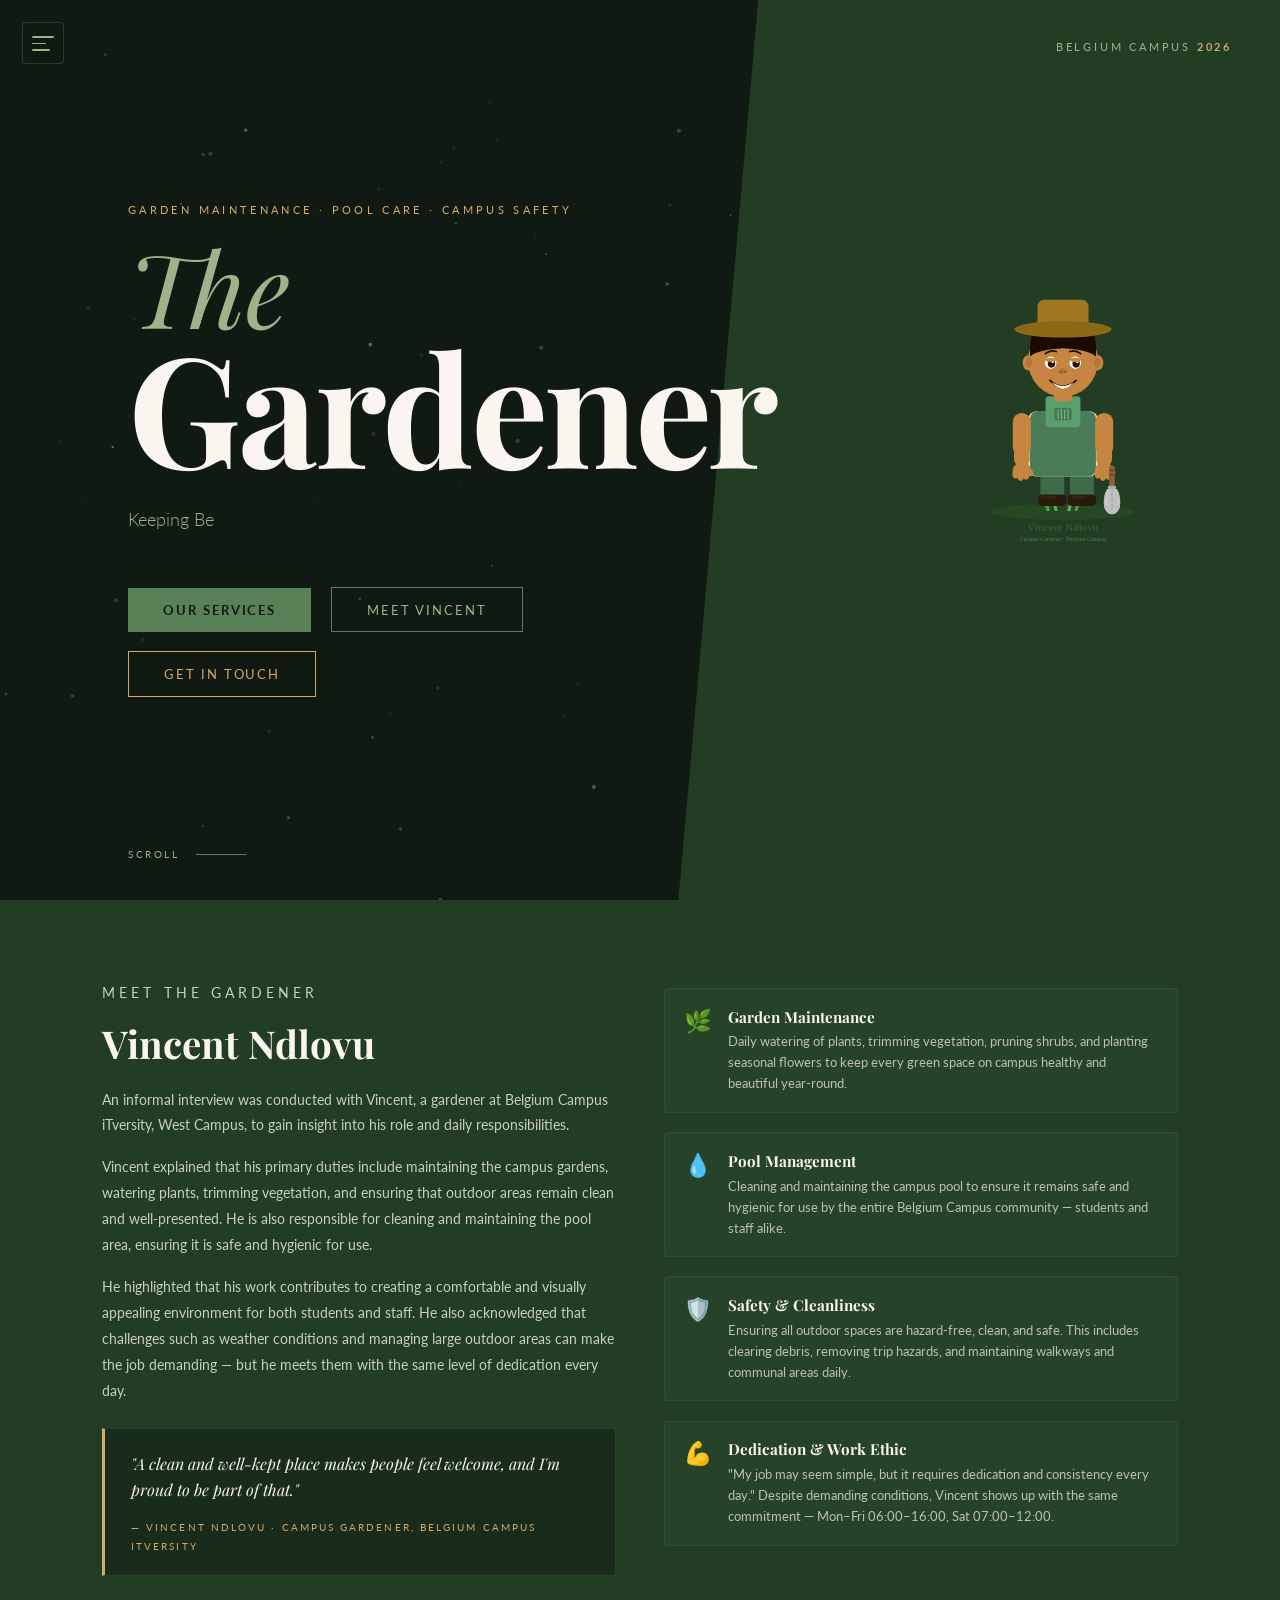
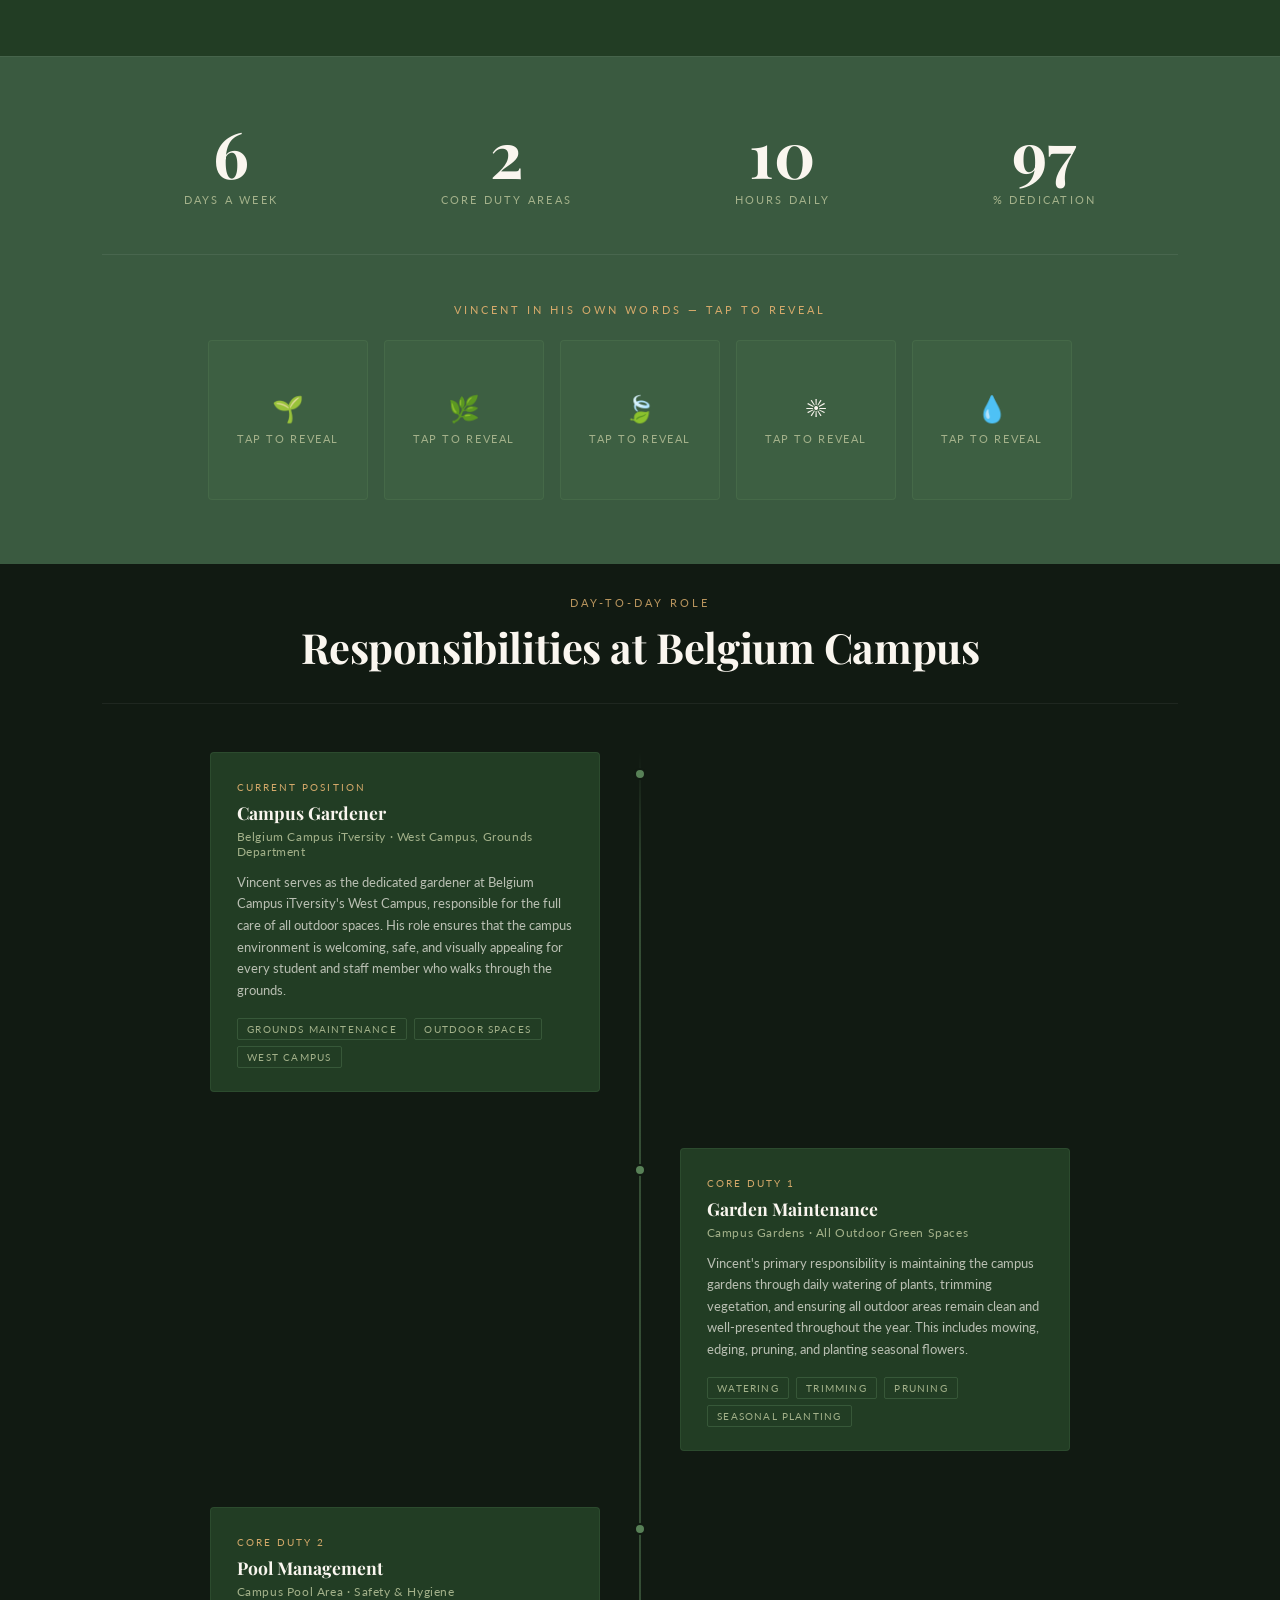
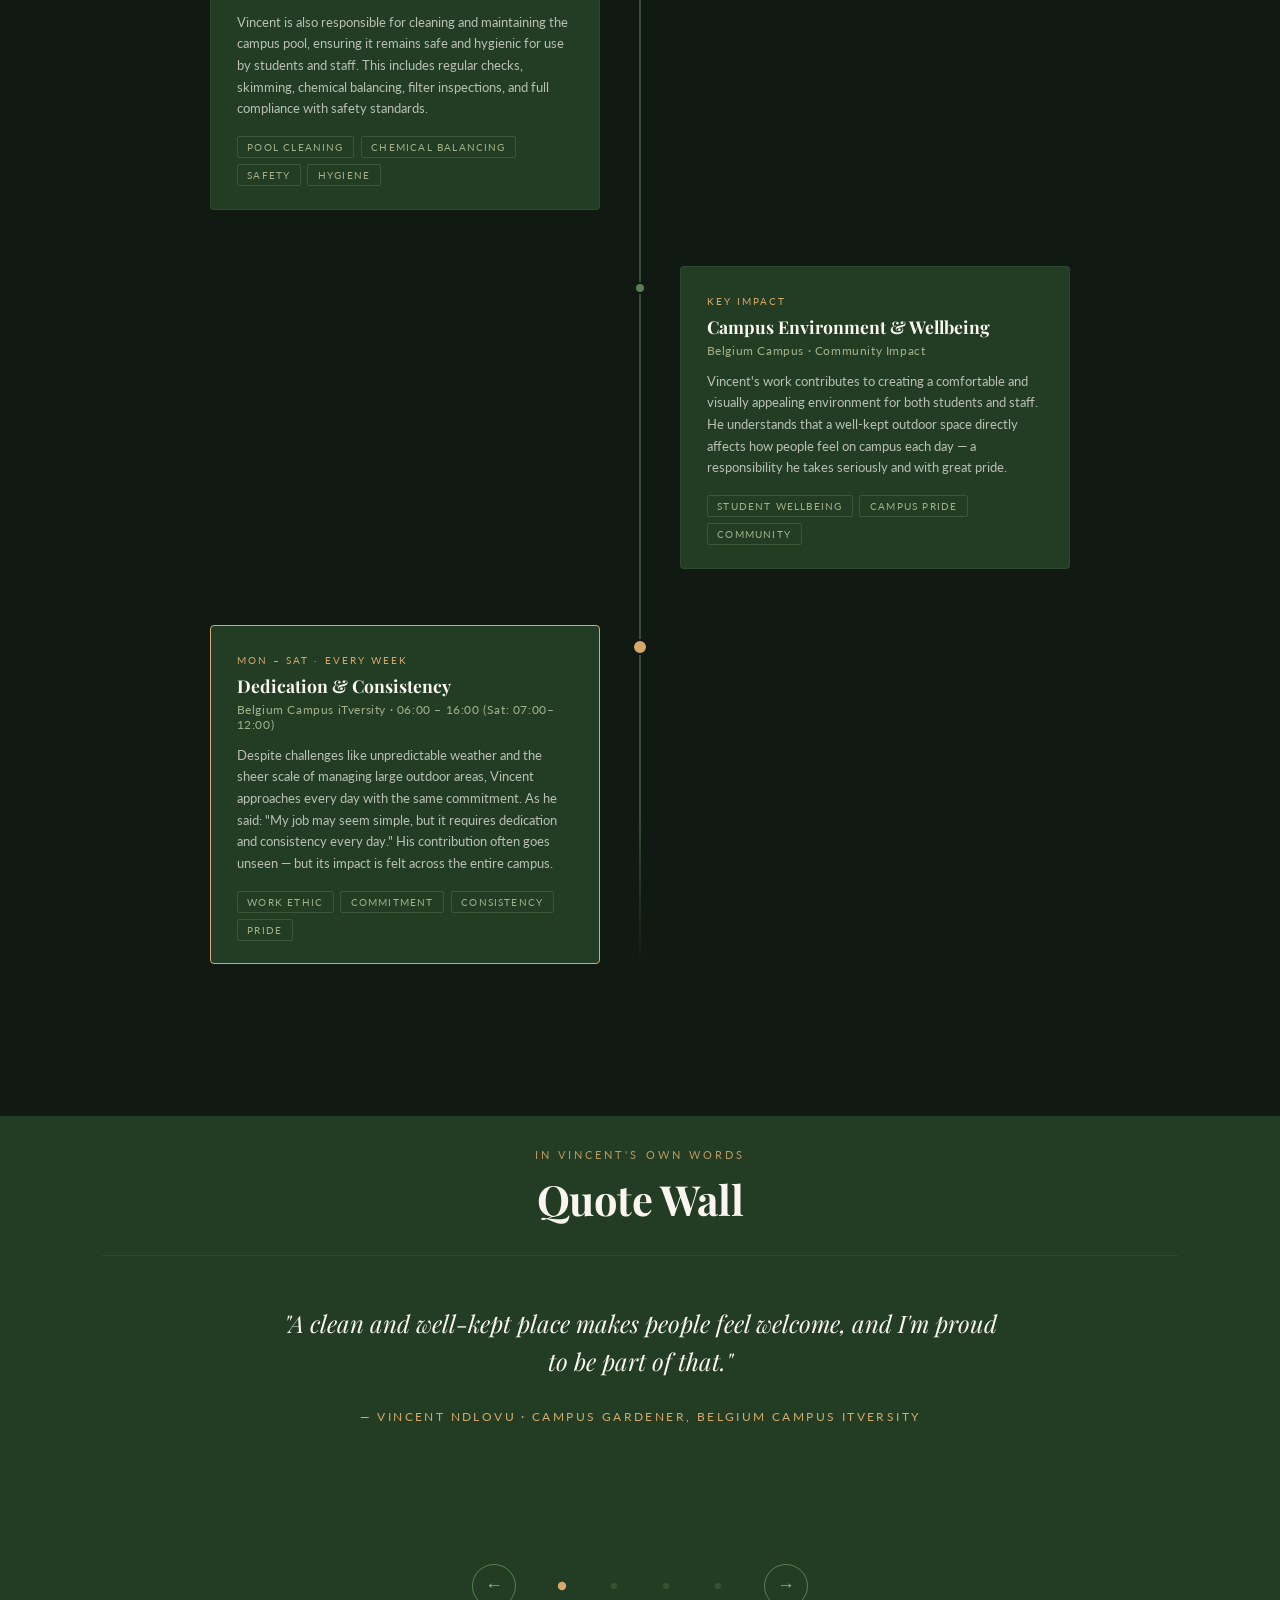
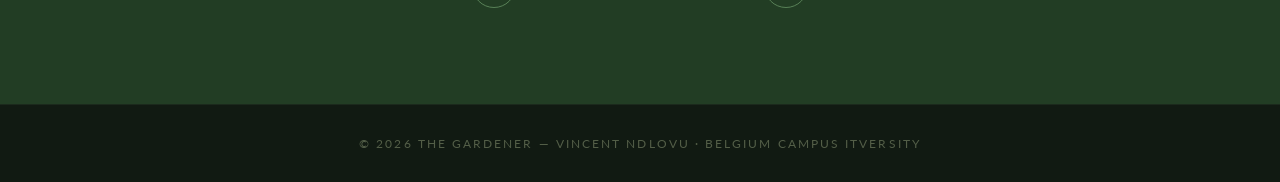
<file: index.html>
<!DOCTYPE html>
<html lang="en">
<head>
<meta charset="UTF-8" />
<meta name="viewport" content="width=device-width, initial-scale=1.0" />
<title>The Gardener — Vincent Ndlovu · Belgium Campus</title>
<link rel="preconnect" href="https://fonts.googleapis.com" />
<link rel="preconnect" href="https://fonts.gstatic.com" crossorigin />
<link href="https://fonts.googleapis.com/css2?family=Playfair+Display:ital,wght@0,400;0,700;1,400;1,600&family=Lato:wght@300;400;700&display=swap" rel="stylesheet" />
<style>
*,*::before,*::after{box-sizing:border-box;margin:0;padding:0}

:root{--moss:#3a5a40;--sage:#588157;--fern:#a3b18a;--cream:#faf6ef;--petal:#d4a96a;--dark:#1a2b1c;--dark2:#223d24;--dark3:#111a12;--font-display:'Playfair Display',serif;--font-body:'Lato',sans-serif;--ease-spring:cubic-bezier(.16,1,.3,1)}

html,body{height:100%}

body{font-family:var(--font-body);background:var(--dark3);color:var(--cream);overflow-x:hidden;overflow-y:auto}

/* ── CURSOR: desktop (hover-capable) devices only ── */
@media(hover:hover)and(pointer:fine){
  body{cursor:none}
  a,button,input,textarea,select,label,[role="button"]{cursor:none!important}
  #cursor{display:block}
  #cursor-dot{display:block}
}

a:focus-visible,button:focus-visible{outline:3px solid var(--petal)!important;outline-offset:3px;border-radius:2px}

.skip-link{position:absolute;top:-60px;left:1rem;background:var(--petal);color:var(--dark3);font-size:.78rem;font-weight:700;letter-spacing:.1em;text-transform:uppercase;text-decoration:none;padding:.6rem 1.2rem;border-radius:0 0 4px 4px;z-index:99999;transition:top .2s ease}

.skip-link:focus{top:0}

#cursor{position:fixed;width:36px;height:36px;border:1.5px solid var(--sage);border-radius:50%;pointer-events:none;z-index:9999;transform:translate(-50%,-50%);transition:width .3s var(--ease-spring),height .3s var(--ease-spring),border-color .3s ease,opacity .3s ease;mix-blend-mode:difference;display:none}

#cursor-dot{position:fixed;width:6px;height:6px;background:var(--petal);border-radius:50%;pointer-events:none;z-index:10000;transform:translate(-50%,-50%);display:none}

#bg-canvas{position:fixed;inset:0;z-index:0;pointer-events:none}

/* ── SIDEBAR ── */
.sidebar{position:fixed;left:0;top:0;height:100vh;width:210px;background:rgba(17,26,18,.96);backdrop-filter:blur(16px);border-right:1px solid rgba(88,129,87,.2);z-index:8000;display:flex;flex-direction:column;align-items:flex-start;padding:1.5rem 0;transform:translateX(-100%);transition:transform .45s var(--ease-spring)}

.sidebar.open{transform:translateX(0)}

.sidebar-overlay{position:fixed;inset:0;background:rgba(0,0,0,.45);z-index:7999;opacity:0;pointer-events:none;transition:opacity .4s ease}

.sidebar-overlay.visible{opacity:1;pointer-events:auto}

.sidebar-toggle{position:fixed;top:1.4rem;left:1.4rem;z-index:9000;background:rgba(17,26,18,.85);border:1px solid rgba(88,129,87,.35);border-radius:4px;padding:.5rem;width:42px;height:42px;display:flex;align-items:center;justify-content:center;transition:background .25s ease,border-color .25s ease,transform .25s var(--ease-spring)}

.sidebar-toggle:hover{background:rgba(88,129,87,.2);border-color:var(--sage);transform:scale(1.06)}

/* Ensure toggle is always tappable on mobile */
@media(max-width:640px){
  .sidebar-toggle{min-width:44px;min-height:44px}
}

.toggle-icon{display:flex;flex-direction:column;gap:5px;width:22px}

.toggle-icon span{display:block;height:1.5px;background:var(--fern);border-radius:2px;transition:transform .35s var(--ease-spring),opacity .25s ease,width .35s var(--ease-spring);transform-origin:left center}

.toggle-icon span:nth-child(2){width:14px}.toggle-icon span:nth-child(3){width:18px}

.sidebar-toggle.is-open .toggle-icon span:nth-child(1){transform:rotate(45deg) translateY(-1px);width:22px}
.sidebar-toggle.is-open .toggle-icon span:nth-child(2){opacity:0;transform:translateX(-6px)}
.sidebar-toggle.is-open .toggle-icon span:nth-child(3){transform:rotate(-45deg) translateY(1px);width:22px}

.sidebar-nav{list-style:none;width:100%;display:flex;flex-direction:column;gap:.3rem;flex:1;padding-top:4.5rem}

.sidebar-link{display:flex;align-items:center;gap:1rem;width:100%;padding:.75rem 1.5rem .75rem 1.4rem;text-decoration:none;color:var(--fern);font-size:.72rem;letter-spacing:.14em;text-transform:uppercase;border-left:2px solid transparent;transition:color .25s ease,border-color .25s ease,background .25s ease;
  /* Minimum touch target */
  min-height:44px}

.sidebar-link:hover{color:var(--cream);background:rgba(88,129,87,.1)}

.sidebar-link.active{color:var(--petal);border-left-color:var(--petal)}

.nav-icon{font-size:.65rem;color:inherit;flex-shrink:0;width:20px;text-align:center;transition:transform .3s var(--ease-spring)}

.sidebar-link:hover .nav-icon,.sidebar-link.active .nav-icon{transform:scale(1.3)}

.nav-label{opacity:0;transform:translateX(-10px);transition:opacity .3s ease .15s,transform .4s var(--ease-spring) .15s;pointer-events:none}

.sidebar.open .nav-label{opacity:1;transform:translateX(0);pointer-events:auto}

.sidebar-brand{font-family:var(--font-display);font-size:.75rem;font-weight:700;color:rgba(163,177,138,.5);letter-spacing:.12em;padding-left:1.1rem;opacity:0;transition:opacity .3s ease .2s}

.sidebar.open .sidebar-brand{opacity:1}

/* ── HERO ── */
.hero{position:relative;width:100vw;height:100vh;display:flex;align-items:center;overflow:hidden;z-index:1}

.stripe{position:absolute;right:-5%;top:0;width:52%;height:100%;background:var(--dark2);clip-path:polygon(12% 0,100% 0,100% 100%,0% 100%);z-index:0}

.season{position:absolute;top:2.5rem;right:3rem;font-family:var(--font-body);font-size:.7rem;letter-spacing:.25em;text-transform:uppercase;color:var(--fern);z-index:10}

.season span{color:var(--petal);font-weight:700}

.leaf-panel{position:absolute;right:6%;top:50%;transform:translateY(-50%);width:280px;height:420px;z-index:5;opacity:0;animation:fadeInPanel 1.2s var(--ease-spring) .6s forwards}

@keyframes fadeInPanel{to{opacity:1}}
@keyframes fadeIn{to{opacity:1}}
@keyframes slideUp{to{opacity:1;transform:translateY(0)}}

.hero-content{position:relative;z-index:10;padding-left:clamp(5rem,10vw,10rem);max-width:55%}

.eyebrow{font-size:.7rem;letter-spacing:.3em;text-transform:uppercase;color:var(--petal);margin-bottom:1.5rem;opacity:0;transform:translateY(12px);animation:slideUp .8s var(--ease-spring) .2s forwards}

.hero-title{font-family:var(--font-display);line-height:.92;margin-bottom:1.8rem}

.line-one{display:block;font-size:clamp(3.5rem,8vw,7rem);font-weight:400;font-style:italic;color:var(--fern);opacity:0;transform:translateY(20px);animation:slideUp .9s var(--ease-spring) .35s forwards}

.line-two{display:block;font-size:clamp(5rem,12vw,11rem);font-weight:700;color:var(--cream);letter-spacing:-.02em;opacity:0;transform:translateY(20px);animation:slideUp .9s var(--ease-spring) .5s forwards}

.hero-subtitle{font-size:clamp(.9rem,1.5vw,1.1rem);color:var(--fern);font-weight:300;line-height:1.7;min-height:2.4em;margin-bottom:2.5rem;opacity:0;animation:fadeIn .8s ease 1.4s forwards}

.hero-cta{display:flex;gap:1.2rem;align-items:center;opacity:0;transform:translateY(12px);animation:slideUp .8s var(--ease-spring) 1.6s forwards;flex-wrap:wrap}

.btn-primary{display:inline-block;padding:.85rem 2.2rem;background:var(--sage);color:var(--dark3);font-family:var(--font-body);font-size:.8rem;font-weight:700;letter-spacing:.15em;text-transform:uppercase;text-decoration:none;transition:background .3s ease,transform .3s var(--ease-spring);min-height:44px;display:inline-flex;align-items:center}

.btn-primary:hover{background:var(--petal);transform:translateY(-2px)}

.btn-ghost{display:inline-flex;align-items:center;padding:.85rem 2.2rem;border:1px solid var(--sage);color:var(--fern);font-family:var(--font-body);font-size:.8rem;font-weight:400;letter-spacing:.15em;text-transform:uppercase;text-decoration:none;transition:border-color .3s ease,color .3s ease,transform .3s var(--ease-spring);min-height:44px}

.btn-ghost:hover{border-color:var(--petal);color:var(--petal);transform:translateY(-2px)}

.btn-outline{display:inline-flex;align-items:center;padding:.85rem 2.2rem;border:1px solid var(--petal);color:var(--petal);font-family:var(--font-body);font-size:.8rem;font-weight:400;letter-spacing:.15em;text-transform:uppercase;text-decoration:none;transition:background .3s ease,color .3s ease,transform .3s var(--ease-spring);min-height:44px}

.btn-outline:hover{background:var(--petal);color:var(--dark3);transform:translateY(-2px)}

.scroll-cue{position:absolute;bottom:2.5rem;left:clamp(5rem,10vw,10rem);display:flex;align-items:center;gap:1rem;z-index:10;opacity:0;animation:fadeIn 1s ease 2.4s forwards}

.scroll-cue span{font-size:.65rem;letter-spacing:.25em;text-transform:uppercase;color:var(--fern)}

.scroll-line{width:50px;height:1px;background:var(--sage);position:relative;overflow:hidden}

.scroll-line::after{content:'';position:absolute;left:-100%;top:0;width:100%;height:100%;background:var(--petal);animation:scanLine 2s ease-in-out 2.6s infinite}

@keyframes scanLine{0%{left:-100%}50%{left:0}100%{left:100%}}

/* ── ABOUT ── */
.about-section{position:relative;z-index:1;background:var(--dark2);padding:5rem clamp(1.5rem,8vw,8rem)}

.about-inner{display:grid;grid-template-columns:1fr 1fr;gap:3rem;max-width:1100px;margin:0 auto}

.about-eyebrow{font-size:.68rem;letter-spacing:.28em;text-transform:uppercase;color:var(--petal);margin-bottom:.8rem}

.about-title{font-family:var(--font-display);font-size:clamp(1.6rem,3vw,2.4rem);font-weight:700;color:var(--cream);margin-bottom:1.4rem;line-height:1.1}

.about-body p{font-size:.9rem;color:rgba(250,246,239,.78);line-height:1.8;margin-bottom:1rem}

.about-quote-card{background:rgba(17,26,18,.5);border:1px solid rgba(88,129,87,.25);border-left:3px solid var(--petal);border-radius:0 4px 4px 0;padding:1.4rem 1.6rem;margin-top:1.5rem}

.about-quote-card p{font-family:var(--font-display);font-style:italic;font-size:1rem;color:var(--cream);line-height:1.65;margin-bottom:.7rem}

.about-quote-card cite{font-size:.65rem;letter-spacing:.2em;text-transform:uppercase;color:var(--petal);font-style:normal}

.about-highlights{display:flex;flex-direction:column;gap:1.2rem;margin-top:.5rem}

.highlight-item{display:flex;gap:1rem;align-items:flex-start;background:rgba(88,129,87,.08);border:1px solid rgba(88,129,87,.18);border-radius:4px;padding:1.1rem 1.2rem}

.highlight-icon{font-size:1.4rem;flex-shrink:0}

.highlight-body h4{font-family:var(--font-display);font-size:.95rem;font-weight:700;color:var(--cream);margin-bottom:.3rem}

.highlight-body p{font-size:.82rem;color:rgba(250,246,239,.7);line-height:1.6}

/* ── STATS ── */
.stats-strip{position:relative;z-index:1;display:flex;flex-wrap:wrap;justify-content:space-around;align-items:center;padding:4rem 8vw;background:var(--moss);border-top:1px solid rgba(255,255,255,.06)}

.stat{text-align:center}

.stat-number{display:block;font-family:var(--font-display);font-size:clamp(2.8rem,5vw,4.5rem);font-weight:700;color:var(--cream);line-height:1}

.stat-label{display:block;font-size:.7rem;letter-spacing:.2em;text-transform:uppercase;color:var(--fern);margin-top:.5rem}

.fun-facts-strip{width:100%;padding-top:3rem;border-top:1px solid rgba(255,255,255,.07);margin-top:3rem}

.fun-facts-heading{font-size:.68rem;letter-spacing:.28em;text-transform:uppercase;color:var(--petal);margin-bottom:1.5rem;text-align:center}

.fun-facts-grid{display:flex;gap:1rem;justify-content:center;flex-wrap:wrap}

.fact-card{position:relative;width:160px;height:160px;perspective:800px}

.fact-front,.fact-back{position:absolute;inset:0;border-radius:4px;backface-visibility:hidden;transition:transform .6s var(--ease-spring);display:flex;flex-direction:column;align-items:center;justify-content:center;padding:1rem;text-align:center}

.fact-front{background:rgba(88,129,87,.12);border:1px solid rgba(88,129,87,.3);transform:rotateY(0deg);gap:.6rem}

.fact-front .fact-icon{font-size:1.6rem;line-height:1}

.fact-front span:last-child{font-size:.68rem;letter-spacing:.15em;text-transform:uppercase;color:var(--fern)}

.fact-back{background:var(--moss);border:1px solid var(--sage);transform:rotateY(180deg);font-size:.78rem;line-height:1.55;color:var(--cream)}

.fact-card.flipped .fact-front{transform:rotateY(-180deg)}

.fact-card.flipped .fact-back{transform:rotateY(0deg)}

/* ── CAREER ── */
.career-section{padding:0 clamp(1.5rem,8vw,8rem) 6rem;background:var(--dark3);position:relative}

.section-header{position:sticky;top:0;z-index:100;text-align:center;padding:2rem 1rem 1.8rem;margin-bottom:3rem;background:inherit;backdrop-filter:blur(10px);border-bottom:1px solid rgba(255,255,255,.06)}

.section-header.float-in{animation:floatIn .7s var(--ease-spring) forwards}

@keyframes floatIn{from{opacity:0;transform:translateY(-16px)}to{opacity:1;transform:translateY(0)}}

.section-eyebrow{font-size:.68rem;letter-spacing:.28em;text-transform:uppercase;color:var(--petal);margin-bottom:.6rem;opacity:.85}

.section-title{font-family:var(--font-display);font-size:clamp(1.6rem,3.5vw,2.6rem);font-weight:700;color:var(--cream);letter-spacing:-.01em}

.career-track{position:relative;max-width:860px;margin:0 auto}

.career-spine{position:absolute;left:50%;top:0;bottom:0;width:1px;background:linear-gradient(to bottom,transparent,var(--sage) 8%,var(--sage) 92%,transparent);transform:translateX(-50%)}

.milestone{display:flex;align-items:flex-start;margin-bottom:3.5rem;position:relative;opacity:0;transform:translateY(24px);transition:opacity .7s var(--ease-spring),transform .7s var(--ease-spring)}

.milestone.visible{opacity:1;transform:translateY(0)}

.milestone.left{flex-direction:row}.milestone.right{flex-direction:row-reverse}

.milestone-dot{position:absolute;left:50%;top:1.4rem;width:12px;height:12px;background:var(--sage);border:2px solid var(--dark3);border-radius:50%;transform:translate(-50%,-50%);transition:background .3s ease,transform .3s var(--ease-spring);z-index:2}

.milestone.active .milestone-dot{background:var(--petal);width:16px;height:16px}

.milestone:hover .milestone-dot{transform:translate(-50%,-50%) scale(1.4)}

.milestone-card{width:calc(50% - 2.5rem);background:var(--dark2);border:1px solid rgba(88,129,87,.2);border-radius:4px;padding:1.4rem 1.6rem;transition:border-color .3s ease,transform .3s var(--ease-spring)}

.milestone.left .milestone-card{margin-right:auto}.milestone.right .milestone-card{margin-left:auto}

.milestone-card:hover{border-color:var(--sage);transform:translateY(-3px)}

.milestone.active .milestone-card{border-color:var(--petal)}

.m-year{display:inline-block;font-size:.65rem;letter-spacing:.2em;text-transform:uppercase;color:var(--petal);margin-bottom:.5rem}

.m-role{font-family:var(--font-display);font-size:1.1rem;font-weight:700;color:var(--cream);margin-bottom:.3rem}

.m-place{font-size:.75rem;color:var(--fern);margin-bottom:.8rem;letter-spacing:.05em}

.m-desc{font-size:.82rem;color:rgba(250,246,239,.7);line-height:1.65;margin-bottom:1rem}

.m-tags{display:flex;flex-wrap:wrap;gap:.4rem}

.m-tags span{font-size:.62rem;letter-spacing:.12em;text-transform:uppercase;padding:.25rem .6rem;border:1px solid rgba(88,129,87,.4);color:var(--fern);border-radius:2px}

/* ── QUOTES ── */
.quote-section{padding:0 clamp(1.5rem,8vw,8rem) 6rem;background:var(--dark2);position:relative}

.quote-carousel{max-width:760px;margin:0 auto;position:relative}

.quote-track{position:relative;min-height:220px}

.quote-slide{position:absolute;inset:0;display:flex;align-items:center;justify-content:center;opacity:0;transform:translateX(40px);transition:opacity .55s var(--ease-spring),transform .55s var(--ease-spring);pointer-events:none}

.quote-slide.active{opacity:1;transform:translateX(0);pointer-events:auto;position:relative}

.quote-slide.exit-left{opacity:0;transform:translateX(-40px)}

blockquote{text-align:center;padding:0 1rem}

.q-text{font-family:var(--font-display);font-size:clamp(1.1rem,2.5vw,1.5rem);font-style:italic;color:var(--cream);line-height:1.6;margin-bottom:1.5rem}

.q-author{font-size:.75rem;letter-spacing:.2em;text-transform:uppercase;color:var(--petal);font-style:normal}

.quote-controls{display:flex;align-items:center;justify-content:center;gap:1.5rem;margin-top:2.5rem}

.q-btn{background:none;border:1px solid var(--sage);color:var(--fern);width:44px;height:44px;border-radius:50%;font-size:1.1rem;display:flex;align-items:center;justify-content:center;transition:background .25s ease,border-color .25s ease,color .25s ease,transform .25s var(--ease-spring)}

.q-btn:hover{background:var(--sage);color:var(--dark3);border-color:var(--sage);transform:scale(1.1)}

.q-dots{display:flex;gap:.5rem;align-items:center}

.q-dot{width:44px;height:44px;border-radius:50%;background:transparent;border:none;padding:0;display:flex;align-items:center;justify-content:center;transition:transform .3s var(--ease-spring)}

.q-dot::after{content:'';display:block;width:6px;height:6px;border-radius:50%;background:rgba(88,129,87,.35);transition:background .3s ease,transform .3s var(--ease-spring)}

.q-dot.active::after{background:var(--petal);transform:scale(1.4)}

/* ── FOOTER ── */
.site-footer{position:relative;z-index:1;text-align:center;padding:2rem 1rem;background:var(--dark3);border-top:1px solid rgba(88,129,87,.15);font-size:.72rem;letter-spacing:.18em;text-transform:uppercase;color:rgba(163,177,138,.45)}

/* ════════════════════════════════════════
   TABLET  (max 900px)
════════════════════════════════════════ */
@media(max-width:900px){
  .about-inner{grid-template-columns:1fr}
  .hero-content{max-width:70%;padding-left:clamp(4rem,8vw,6rem)}
  .leaf-panel{width:220px;height:330px;right:2%}
}

/* ════════════════════════════════════════
   MOBILE  (max 640px)
════════════════════════════════════════ */
@media(max-width:640px){

  /* Hero: stack vertically, full width */
  .hero{height:auto;min-height:100svh;flex-direction:column;justify-content:flex-start;padding:5rem 1.5rem 3rem;overflow:visible}

  .stripe{display:none}

  .season{top:auto;bottom:1rem;right:1rem;font-size:.6rem}

  .hero-content{max-width:100%;padding-left:0;padding-right:0;text-align:center;order:1}

  .hero-cta{justify-content:center}

  /* Tighter font sizes so title doesn't overflow */
  .line-one{font-size:clamp(2.2rem,10vw,3.5rem)}
  .line-two{font-size:clamp(3rem,14vw,5rem)}

  /* Avatar sits below text on mobile */
  .leaf-panel{
    position:relative;
    right:auto;top:auto;
    transform:none;
    width:200px;height:300px;
    margin:2rem auto 0;
    order:2;
    opacity:0;
    animation:fadeInPanel 1.2s var(--ease-spring) .6s forwards
  }

  .scroll-cue{left:50%;transform:translateX(-50%);bottom:1.5rem}

  /* Sidebar */
  .sidebar{width:52px}.sidebar.open{width:190px}

  /* Stats */
  .stats-strip{flex-wrap:wrap;gap:2rem;padding:3rem 5vw}
  .stat{flex:1 1 40%}

  /* Fun facts: full-width stacked cards instead of tiny squares */
  .fun-facts-grid{flex-direction:column;align-items:stretch;gap:.8rem;padding:0 .5rem}

  .fact-card{width:100%;height:auto;min-height:80px;perspective:none}

  /* Disable 3D flip on mobile — use simple show/hide instead */
  .fact-front,.fact-back{
    position:relative;
    backface-visibility:visible;
    transform:none!important;
    transition:none
  }

  .fact-back{display:none;padding:1rem 1.2rem;font-size:.85rem}

  .fact-card.flipped .fact-front{display:none}
  .fact-card.flipped .fact-back{display:flex;transform:none!important}

  /* Career timeline: single column */
  .career-section{padding:0 1rem 4rem}
  .career-spine{left:1rem}
  .milestone{flex-direction:column!important;padding-left:2.5rem}
  .milestone-dot{left:1rem}
  .milestone-card{width:100%;margin:0!important}

  /* Quote track height on mobile */
  .quote-track{min-height:280px}

}

/* ════════════════════════════════════════
   VERY SMALL  (max 380px)
════════════════════════════════════════ */
@media(max-width:380px){
  .line-one{font-size:2rem}
  .line-two{font-size:2.8rem}
  .hero{padding:5rem 1rem 2.5rem}
  .btn-primary,.btn-ghost,.btn-outline{padding:.75rem 1.4rem;font-size:.72rem}
}
</style>
</head>
<body>
<a href="#hero" class="skip-link">Skip to main content</a>

<div id="cursor"></div>
<div id="cursor-dot"></div>
<canvas id="bg-canvas"></canvas>

<button class="sidebar-toggle" id="sidebar-toggle" aria-label="Toggle navigation" aria-expanded="false">
  <span class="toggle-icon"><span></span><span></span><span></span></span>
</button>

<div class="sidebar-overlay" id="sidebar-overlay"></div>

<nav class="sidebar" id="sidebar" aria-label="Page navigation">
  <ul class="sidebar-nav" role="list">
    <li><a href="#hero" class="sidebar-link active" data-section="hero"><span class="nav-icon">⬡</span><span class="nav-label">Home</span></a></li>
    <li><a href="#about" class="sidebar-link" data-section="about"><span class="nav-icon">⬡</span><span class="nav-label">About Vincent</span></a></li>
    <li><a href="#stats" class="sidebar-link" data-section="stats"><span class="nav-icon">⬡</span><span class="nav-label">Stats &amp; Facts</span></a></li>
    <li><a href="#career" class="sidebar-link" data-section="career"><span class="nav-icon">⬡</span><span class="nav-label">Responsibilities</span></a></li>
    <li><a href="#quotes" class="sidebar-link" data-section="quotes"><span class="nav-icon">⬡</span><span class="nav-label">Quotes</span></a></li>
    <li><a href="expertise.html" class="sidebar-link"><span class="nav-icon">⬡</span><span class="nav-label">Expertise</span></a></li>
    <li><a href="services.html" class="sidebar-link"><span class="nav-icon">⬡</span><span class="nav-label">Services</span></a></li>
    <li><a href="contact_1.html" class="sidebar-link"><span class="nav-icon">⬡</span><span class="nav-label">Contact</span></a></li>
  </ul>
  <div class="sidebar-brand">TG</div>
</nav>

<!-- HERO -->
<section class="hero" id="hero">
  <div class="stripe"></div>
  <div class="season">Belgium Campus <span>2026</span></div>

  <!-- VINCENT ANIMATED AVATAR -->
  <div class="leaf-panel" id="leaf-panel">
    <svg width="100%" viewBox="0 0 680 760" role="img" xmlns="http://www.w3.org/2000/svg">
      <title>Vincent the Gardener Avatar</title>
      <desc>Animated friendly gardener avatar of Vincent Ndlovu, Belgium Campus gardener, holding a hand trowel</desc>
      <defs>
        <style>
          .body-group{animation:float 4s ease-in-out infinite;transform-origin:340px 480px}
          .arm-left{transform-origin:272px 420px;animation:wave 2.5s ease-in-out infinite}
          .arm-right{transform-origin:408px 420px;animation:trowelhold 3s ease-in-out infinite}
          .eyelids{animation:blink 4s ease-in-out infinite;transform-origin:340px 300px}
          .hat-group{animation:bob 3s ease-in-out infinite;transform-origin:340px 210px}
          .leaf1{animation:sway 2.5s ease-in-out infinite;transform-origin:310px 660px}
          .leaf2{animation:sway 3s ease-in-out infinite reverse;transform-origin:370px 660px}
          @keyframes float{0%,100%{transform:translateY(0)}50%{transform:translateY(-7px)}}
          @keyframes wave{0%,100%{transform:rotate(0deg)}50%{transform:rotate(-20deg)}}
          @keyframes trowelhold{0%,100%{transform:rotate(0deg)}50%{transform:rotate(7deg)}}
          @keyframes blink{0%,88%,100%{transform:scaleY(1)}93%{transform:scaleY(0.08)}}
          @keyframes bob{0%,100%{transform:translateY(0)}50%{transform:translateY(-5px)}}
          @keyframes sway{0%,100%{transform:rotate(0deg)}50%{transform:rotate(14deg)}}
          @keyframes nametag-in{from{opacity:0;transform:translateY(8px)}to{opacity:1;transform:translateY(0)}}
          .nametag{animation:nametag-in 1.5s ease forwards}
        </style>
      </defs>
      <ellipse cx="340" cy="660" rx="175" ry="20" fill="#2d5a27" opacity="0.4"/>
      <g class="leaf1"><path d="M300 658 Q288 628 294 600 Q302 628 308 658Z" fill="#4a9e3f"/></g>
      <g class="leaf2"><path d="M375 658 Q388 625 382 597 Q374 625 368 658Z" fill="#4a9e3f"/></g>
      <path d="M320 658 Q313 636 317 618 Q323 636 327 658Z" fill="#5ab34d"/>
      <path d="M358 658 Q365 634 361 616 Q355 634 350 658Z" fill="#5ab34d"/>
      <g class="body-group">
        <rect x="285" y="555" width="58" height="75" rx="14" fill="#3d6b4a"/>
        <rect x="357" y="555" width="58" height="75" rx="14" fill="#3d6b4a"/>
        <rect x="280" y="618" width="68" height="28" rx="10" fill="#2a1a0a"/>
        <rect x="352" y="618" width="68" height="28" rx="10" fill="#2a1a0a"/>
        <rect x="286" y="621" width="38" height="8" rx="4" fill="#3d2b18" opacity="0.5"/>
        <rect x="358" y="621" width="38" height="8" rx="4" fill="#3d2b18" opacity="0.5"/>
        <rect x="255" y="415" width="170" height="160" rx="22" fill="#e8d5a8"/>
        <rect x="260" y="415" width="160" height="160" rx="20" fill="#4a7c59"/>
        <rect x="298" y="380" width="84" height="75" rx="10" fill="#5a9e6e"/>
        <rect x="298" y="380" width="20" height="40" rx="7" fill="#5a9e6e"/>
        <rect x="362" y="380" width="20" height="40" rx="7" fill="#5a9e6e"/>
        <rect x="319" y="408" width="42" height="30" rx="5" fill="#3d6b4a" opacity="0.75"/>
        <line x1="328" y1="413" x2="328" y2="434" stroke="#7dbe8e" stroke-width="2.5" stroke-linecap="round"/>
        <line x1="336" y1="411" x2="336" y2="434" stroke="#7dbe8e" stroke-width="2.5" stroke-linecap="round"/>
        <line x1="344" y1="413" x2="344" y2="434" stroke="#7dbe8e" stroke-width="2.5" stroke-linecap="round"/>
        <line x1="352" y1="411" x2="352" y2="434" stroke="#7dbe8e" stroke-width="2.5" stroke-linecap="round"/>
        <rect x="318" y="342" width="44" height="50" rx="10" fill="#c68642"/>
        <ellipse cx="340" cy="293" rx="85" ry="88" fill="#c68642"/>
        <ellipse cx="257" cy="298" rx="15" ry="19" fill="#c68642"/>
        <ellipse cx="423" cy="298" rx="15" ry="19" fill="#c68642"/>
        <ellipse cx="257" cy="298" rx="8" ry="12" fill="#b5743a"/>
        <ellipse cx="423" cy="298" rx="8" ry="12" fill="#b5743a"/>
        <path d="M260 283 Q258 243 268 218 Q290 193 340 188 Q390 193 412 218 Q422 243 420 283 Q400 266 340 263 Q280 266 260 283Z" fill="#1a0a00"/>
        <g class="hat-group">
          <rect x="278" y="145" width="124" height="72" rx="16" fill="#a07820"/>
          <rect x="278" y="202" width="124" height="15" rx="4" fill="#2d5a27"/>
          <rect x="328" y="204" width="24" height="11" rx="2" fill="#c8a030"/>
          <ellipse cx="340" cy="217" rx="118" ry="20" fill="#8B6914"/>
        </g>
        <ellipse cx="310" cy="298" rx="14" ry="15" fill="white"/>
        <ellipse cx="370" cy="298" rx="14" ry="15" fill="white"/>
        <ellipse cx="312" cy="300" rx="9" ry="10" fill="#2a1200"/>
        <ellipse cx="372" cy="300" rx="9" ry="10" fill="#2a1200"/>
        <ellipse cx="315" cy="296" rx="3" ry="3" fill="white"/>
        <ellipse cx="375" cy="296" rx="3" ry="3" fill="white"/>
        <g class="eyelids">
          <ellipse cx="310" cy="291" rx="14" ry="5" fill="#c68642"/>
          <ellipse cx="370" cy="291" rx="14" ry="5" fill="#c68642"/>
        </g>
        <path d="M297 276 Q310 266 324 271" stroke="#1a0a00" stroke-width="4" fill="none" stroke-linecap="round"/>
        <path d="M356 271 Q370 266 383 276" stroke="#1a0a00" stroke-width="4" fill="none" stroke-linecap="round"/>
        <ellipse cx="340" cy="318" rx="10" ry="7" fill="#b5743a"/>
        <ellipse cx="334" cy="320" rx="4" ry="3" fill="#9a5c28"/>
        <ellipse cx="346" cy="320" rx="4" ry="3" fill="#9a5c28"/>
        <path d="M308 341 Q340 370 372 341" stroke="#1a0a00" stroke-width="4" fill="none" stroke-linecap="round"/>
        <path d="M314 345 Q340 364 366 345 Q358 358 340 361 Q322 358 314 345Z" fill="white"/>
        <ellipse cx="293" cy="328" rx="17" ry="10" fill="#e07060" opacity="0.22"/>
        <ellipse cx="387" cy="328" rx="17" ry="10" fill="#e07060" opacity="0.22"/>
        <g class="arm-left">
          <rect x="218" y="420" width="44" height="105" rx="22" fill="#c68642"/>
          <rect x="221" y="500" width="38" height="50" rx="18" fill="#c68642"/>
          <ellipse cx="240" cy="558" rx="22" ry="17" fill="#c68642"/>
          <ellipse cx="225" cy="568" rx="8" ry="11" fill="#c68642"/>
          <ellipse cx="237" cy="573" rx="8" ry="12" fill="#c68642"/>
          <ellipse cx="250" cy="571" rx="8" ry="11" fill="#c68642"/>
          <ellipse cx="260" cy="565" rx="7" ry="9" fill="#c68642"/>
        </g>
        <g class="arm-right">
          <rect x="418" y="420" width="44" height="105" rx="22" fill="#c68642"/>
          <rect x="421" y="500" width="38" height="50" rx="18" fill="#c68642"/>
          <ellipse cx="440" cy="558" rx="22" ry="17" fill="#c68642"/>
          <ellipse cx="425" cy="568" rx="8" ry="11" fill="#c68642"/>
          <ellipse cx="437" cy="573" rx="8" ry="12" fill="#c68642"/>
          <ellipse cx="450" cy="571" rx="8" ry="11" fill="#c68642"/>
          <ellipse cx="460" cy="565" rx="7" ry="9" fill="#c68642"/>
          <rect x="452" y="548" width="14" height="52" rx="6" fill="#8B5E3C"/>
          <rect x="452" y="556" width="14" height="6" rx="2" fill="#6b4423" opacity="0.6"/>
          <rect x="452" y="568" width="14" height="6" rx="2" fill="#6b4423" opacity="0.6"/>
          <rect x="449" y="597" width="20" height="8" rx="3" fill="#aaaaaa"/>
          <path d="M447 605 Q436 622 440 650 Q447 666 459 666 Q471 666 478 650 Q482 622 471 605 Z" fill="#c0c0c0"/>
          <line x1="459" y1="607" x2="459" y2="659" stroke="#999" stroke-width="1.5"/>
          <path d="M450 612 Q444 628 447 645" stroke="white" stroke-width="1.5" fill="none" opacity="0.45" stroke-linecap="round"/>
        </g>
      </g>
      <text x="340" y="706" text-anchor="middle" font-family="Georgia, serif" font-size="26" font-weight="700" fill="#2d5a27" class="nametag">Vincent Ndlovu</text>
      <text x="340" y="730" text-anchor="middle" font-family="Georgia, serif" font-size="14" fill="#4a7c59" class="nametag">Campus Gardener · Belgium Campus</text>
    </svg>
  </div>

  <div class="hero-content">
    <p class="eyebrow">Garden Maintenance · Pool Care · Campus Safety</p>
    <h1 class="hero-title">
      <span class="line-one">The</span>
      <span class="line-two">Gardener</span>
    </h1>
    <p class="hero-subtitle" id="typewriter-target"></p>
    <div class="hero-cta">
      <a href="services.html" class="btn-primary">Our Services</a>
      <a href="#about" class="btn-ghost">Meet Vincent</a>
      <a href="contact_1.html" class="btn-outline">Get in Touch</a>
    </div>
  </div>

  <div class="scroll-cue"><span>Scroll</span><div class="scroll-line"></div></div>
</section>

<!-- ABOUT VINCENT -->
<section class="about-section" id="about">
  <div class="about-inner">
    <div class="about-body">
      <p class="about-eyebrow">Meet the Gardener</p>
      <h2 class="about-title">Vincent Ndlovu</h2>
      <p>An informal interview was conducted with Vincent, a gardener at Belgium Campus iTversity, West Campus, to gain insight into his role and daily responsibilities.</p>
      <p>Vincent explained that his primary duties include maintaining the campus gardens, watering plants, trimming vegetation, and ensuring that outdoor areas remain clean and well-presented. He is also responsible for cleaning and maintaining the pool area, ensuring it is safe and hygienic for use.</p>
      <p>He highlighted that his work contributes to creating a comfortable and visually appealing environment for both students and staff. He also acknowledged that challenges such as weather conditions and managing large outdoor areas can make the job demanding — but he meets them with the same level of dedication every day.</p>
      <div class="about-quote-card">
        <p>"A clean and well-kept place makes people feel welcome, and I'm proud to be part of that."</p>
        <cite>— Vincent Ndlovu · Campus Gardener, Belgium Campus iTversity</cite>
      </div>
    </div>
    <div>
      <div class="about-highlights">
        <div class="highlight-item">
          <span class="highlight-icon">🌿</span>
          <div class="highlight-body">
            <h4>Garden Maintenance</h4>
            <p>Daily watering of plants, trimming vegetation, pruning shrubs, and planting seasonal flowers to keep every green space on campus healthy and beautiful year-round.</p>
          </div>
        </div>
        <div class="highlight-item">
          <span class="highlight-icon">💧</span>
          <div class="highlight-body">
            <h4>Pool Management</h4>
            <p>Cleaning and maintaining the campus pool to ensure it remains safe and hygienic for use by the entire Belgium Campus community — students and staff alike.</p>
          </div>
        </div>
        <div class="highlight-item">
          <span class="highlight-icon">🛡️</span>
          <div class="highlight-body">
            <h4>Safety &amp; Cleanliness</h4>
            <p>Ensuring all outdoor spaces are hazard-free, clean, and safe. This includes clearing debris, removing trip hazards, and maintaining walkways and communal areas daily.</p>
          </div>
        </div>
        <div class="highlight-item">
          <span class="highlight-icon">💪</span>
          <div class="highlight-body">
            <h4>Dedication &amp; Work Ethic</h4>
            <p>"My job may seem simple, but it requires dedication and consistency every day." Despite demanding conditions, Vincent shows up with the same commitment — Mon–Fri 06:00–16:00, Sat 07:00–12:00.</p>
          </div>
        </div>
      </div>
    </div>
  </div>
</section>

<!-- STATS -->
<section class="stats-strip" id="stats">
  <div class="stat"><span class="stat-number" data-target="6">0</span><span class="stat-label">Days a Week</span></div>
  <div class="stat"><span class="stat-number" data-target="2">0</span><span class="stat-label">Core Duty Areas</span></div>
  <div class="stat"><span class="stat-number" data-target="10">0</span><span class="stat-label">Hours Daily</span></div>
  <div class="stat"><span class="stat-number" data-target="100">0</span><span class="stat-label">% Dedication</span></div>

  <div class="fun-facts-strip">
    <p class="fun-facts-heading">Vincent in His Own Words — Tap to Reveal</p>
    <div class="fun-facts-grid">
      <div class="fact-card" data-fact="I take pride in my work because I know the environment affects how people feel every day."><div class="fact-front"><span class="fact-icon">🌱</span><span>Tap to reveal</span></div><div class="fact-back"></div></div>
      <div class="fact-card" data-fact="A clean and well-kept place makes people feel welcome, and I'm proud to be part of that."><div class="fact-front"><span class="fact-icon">🌿</span><span>Tap to reveal</span></div><div class="fact-back"></div></div>
      <div class="fact-card" data-fact="My job may seem simple, but it requires dedication and consistency every day."><div class="fact-front"><span class="fact-icon">🍃</span><span>Tap to reveal</span></div><div class="fact-back"></div></div>
      <div class="fact-card" data-fact="Weather and large outdoor areas can make the job demanding — but I show up every day."><div class="fact-front"><span class="fact-icon">☀️</span><span>Tap to reveal</span></div><div class="fact-back"></div></div>
      <div class="fact-card" data-fact="I manage both the campus gardens and the pool — keeping both safe, clean, and beautiful."><div class="fact-front"><span class="fact-icon">💧</span><span>Tap to reveal</span></div><div class="fact-back"></div></div>
    </div>
  </div>
</section>

<!-- RESPONSIBILITIES -->
<section class="career-section" id="career">
  <div class="section-header float-in">
    <p class="section-eyebrow">Day-to-Day Role</p>
    <h2 class="section-title">Responsibilities at Belgium Campus</h2>
  </div>
  <div class="career-track">
    <div class="career-spine"></div>

    <div class="milestone left">
      <div class="milestone-dot"></div>
      <div class="milestone-card">
        <span class="m-year">Current Position</span>
        <h3 class="m-role">Campus Gardener</h3>
        <p class="m-place">Belgium Campus iTversity · West Campus, Grounds Department</p>
        <p class="m-desc">Vincent serves as the dedicated gardener at Belgium Campus iTversity's West Campus, responsible for the full care of all outdoor spaces. His role ensures that the campus environment is welcoming, safe, and visually appealing for every student and staff member who walks through the grounds.</p>
        <div class="m-tags"><span>Grounds Maintenance</span><span>Outdoor Spaces</span><span>West Campus</span></div>
      </div>
    </div>

    <div class="milestone right">
      <div class="milestone-dot"></div>
      <div class="milestone-card">
        <span class="m-year">Core Duty 1</span>
        <h3 class="m-role">Garden Maintenance</h3>
        <p class="m-place">Campus Gardens · All Outdoor Green Spaces</p>
        <p class="m-desc">Vincent's primary responsibility is maintaining the campus gardens through daily watering of plants, trimming vegetation, and ensuring all outdoor areas remain clean and well-presented throughout the year. This includes mowing, edging, pruning, and planting seasonal flowers.</p>
        <div class="m-tags"><span>Watering</span><span>Trimming</span><span>Pruning</span><span>Seasonal Planting</span></div>
      </div>
    </div>

    <div class="milestone left">
      <div class="milestone-dot"></div>
      <div class="milestone-card">
        <span class="m-year">Core Duty 2</span>
        <h3 class="m-role">Pool Management</h3>
        <p class="m-place">Campus Pool Area · Safety &amp; Hygiene</p>
        <p class="m-desc">Vincent is also responsible for cleaning and maintaining the campus pool, ensuring it remains safe and hygienic for use by students and staff. This includes regular checks, skimming, chemical balancing, filter inspections, and full compliance with safety standards.</p>
        <div class="m-tags"><span>Pool Cleaning</span><span>Chemical Balancing</span><span>Safety</span><span>Hygiene</span></div>
      </div>
    </div>

    <div class="milestone right">
      <div class="milestone-dot"></div>
      <div class="milestone-card">
        <span class="m-year">Key Impact</span>
        <h3 class="m-role">Campus Environment &amp; Wellbeing</h3>
        <p class="m-place">Belgium Campus · Community Impact</p>
        <p class="m-desc">Vincent's work contributes to creating a comfortable and visually appealing environment for both students and staff. He understands that a well-kept outdoor space directly affects how people feel on campus each day — a responsibility he takes seriously and with great pride.</p>
        <div class="m-tags"><span>Student Wellbeing</span><span>Campus Pride</span><span>Community</span></div>
      </div>
    </div>

    <div class="milestone left active">
      <div class="milestone-dot"></div>
      <div class="milestone-card">
        <span class="m-year">Mon – Sat · Every Week</span>
        <h3 class="m-role">Dedication &amp; Consistency</h3>
        <p class="m-place">Belgium Campus iTversity · 06:00 – 16:00 (Sat: 07:00–12:00)</p>
        <p class="m-desc">Despite challenges like unpredictable weather and the sheer scale of managing large outdoor areas, Vincent approaches every day with the same commitment. As he said: "My job may seem simple, but it requires dedication and consistency every day." His contribution often goes unseen — but its impact is felt across the entire campus.</p>
        <div class="m-tags"><span>Work Ethic</span><span>Commitment</span><span>Consistency</span><span>Pride</span></div>
      </div>
    </div>
  </div>
</section>

<!-- QUOTE WALL -->
<section class="quote-section" id="quotes">
  <div class="section-header float-in">
    <p class="section-eyebrow">In Vincent's own words</p>
    <h2 class="section-title">Quote Wall</h2>
  </div>
  <div class="quote-carousel" id="quote-carousel">
    <div class="quote-track" id="quote-track">
      <div class="quote-slide active">
        <blockquote>
          <p class="q-text">"A clean and well-kept place makes people feel welcome, and I'm proud to be part of that."</p>
          <cite class="q-author">— Vincent Ndlovu · Campus Gardener, Belgium Campus iTversity</cite>
        </blockquote>
      </div>
      <div class="quote-slide">
        <blockquote>
          <p class="q-text">"I take pride in my work because I know the environment affects how people feel every day."</p>
          <cite class="q-author">— Vincent Ndlovu · Campus Gardener, Belgium Campus iTversity</cite>
        </blockquote>
      </div>
      <div class="quote-slide">
        <blockquote>
          <p class="q-text">"My job may seem simple, but it requires dedication and consistency every day."</p>
          <cite class="q-author">— Vincent Ndlovu · Campus Gardener, Belgium Campus iTversity</cite>
        </blockquote>
      </div>
      <div class="quote-slide">
        <blockquote>
          <p class="q-text">"Vincent ensures a safe and pleasant environment for every student and staff member — a contribution that often goes unseen."</p>
          <cite class="q-author">— Belgium Campus iTversity · West Campus, Grounds Department</cite>
        </blockquote>
      </div>
    </div>
    <div class="quote-controls">
      <button class="q-btn" id="q-prev" aria-label="Previous quote">&#8592;</button>
      <div class="q-dots" id="q-dots"></div>
      <button class="q-btn" id="q-next" aria-label="Next quote">&#8594;</button>
    </div>
  </div>
</section>

<footer class="site-footer">
  <p>© 2026 The Gardener — Vincent Ndlovu · Belgium Campus iTversity</p>
</footer>

<script>
'use strict';

/* 1. CUSTOM CURSOR — desktop (hover-capable) devices only */
(function(){
  if(!window.matchMedia('(hover:hover)and(pointer:fine)').matches)return;
  const ring=document.getElementById('cursor'),dot=document.getElementById('cursor-dot');
  let mx=-100,my=-100,cx=-100,cy=-100;
  document.addEventListener('mousemove',e=>{mx=e.clientX;my=e.clientY;});
  (function loop(){cx+=(mx-cx)*.15;cy+=(my-cy)*.15;ring.style.left=cx+'px';ring.style.top=cy+'px';dot.style.left=mx+'px';dot.style.top=my+'px';requestAnimationFrame(loop);})();
  document.querySelectorAll('a,button').forEach(el=>{
    el.addEventListener('mouseenter',()=>{ring.style.width='60px';ring.style.height='60px';ring.style.borderColor='var(--petal)';});
    el.addEventListener('mouseleave',()=>{ring.style.width='36px';ring.style.height='36px';ring.style.borderColor='var(--sage)';});
  });
})();

/* 2. PARTICLES */
(function(){
  const canvas=document.getElementById('bg-canvas');if(!canvas)return;
  const ctx=canvas.getContext('2d');let W,H,particles;
  function resize(){W=canvas.width=window.innerWidth;H=canvas.height=window.innerHeight;}
  function P(){this.reset();}
  P.prototype.reset=function(){this.x=Math.random()*W;this.y=Math.random()*H;this.r=Math.random()*1.8+.4;this.alpha=Math.random()*.5+.1;this.speed=Math.random()*.4+.1;this.angle=Math.random()*Math.PI*2;this.drift=(Math.random()-.5)*.01;const r=Math.random();this.colour=r<.6?'88,129,87':r<.9?'163,177,138':'212,169,106';};
  P.prototype.update=function(){this.angle+=this.drift;this.x+=Math.cos(this.angle)*this.speed;this.y-=this.speed*.6;if(this.y<-10){this.reset();this.y=H+10;}};
  P.prototype.draw=function(){ctx.beginPath();ctx.arc(this.x,this.y,this.r,0,Math.PI*2);ctx.fillStyle=`rgba(${this.colour},${this.alpha})`;ctx.fill();};
  function init(){resize();particles=Array.from({length:120},()=>new P());}
  function loop(){ctx.clearRect(0,0,W,H);particles.forEach(p=>{p.update();p.draw();});requestAnimationFrame(loop);}
  window.addEventListener('resize',resize);init();loop();
})();

/* 3. LEAF PARALLAX — desktop only */
(function(){
  if(!window.matchMedia('(hover:hover)and(pointer:fine)').matches)return;
  const p=document.getElementById('leaf-panel');if(!p)return;
  window.addEventListener('scroll',()=>{p.style.transform=`translateY(calc(-50% + ${window.scrollY*.25}px))`;},{passive:true});
})();

/* 4. TYPEWRITER */
(function(){
  const el=document.getElementById('typewriter-target');if(!el)return;
  const phrases=['Keeping Belgium Campus beautiful, every day.','Where dedication meets the outdoors.','A clean space makes people feel welcome.','Rooted in care, grown with consistency.'];
  let pI=0,cI=0,del=false;
  function tick(){const cur=phrases[pI];if(!del){el.textContent=cur.slice(0,++cI);if(cI===cur.length){del=true;setTimeout(tick,2200);return;}}else{el.textContent=cur.slice(0,--cI);if(cI===0){del=false;pI=(pI+1)%phrases.length;setTimeout(tick,500);return;}}setTimeout(tick,del?30:55);}
  setTimeout(tick,1600);
})();

/* 5. COUNTERS */
(function(){
  const counters=document.querySelectorAll('.stat-number[data-target]');if(!counters.length)return;
  function eOut(t){return t===1?1:1-Math.pow(2,-10*t);}
  function animate(el){const target=parseInt(el.dataset.target,10),st=performance.now();(function u(now){const p=Math.min((now-st)/1800,1);el.textContent=Math.round(eOut(p)*target);if(p<1)requestAnimationFrame(u);})(performance.now());}
  const obs=new IntersectionObserver(entries=>entries.forEach(e=>{if(e.isIntersecting){counters.forEach(animate);obs.disconnect();}}),{threshold:.3});
  const s=document.getElementById('stats');if(s)obs.observe(s);
})();

/* 6. FUN FACTS — supports both click (desktop) and touch (mobile) */
(function(){
  const isMobile=!window.matchMedia('(hover:hover)and(pointer:fine)').matches;
  document.querySelectorAll('.fact-card').forEach(card=>{
    card.querySelector('.fact-back').textContent=card.dataset.fact;
    card.addEventListener('click',()=>card.classList.toggle('flipped'));
    if(!isMobile){
      const ring=document.getElementById('cursor');
      card.addEventListener('mouseenter',()=>{if(ring){ring.style.width='60px';ring.style.height='60px';ring.style.borderColor='var(--petal)';}});
      card.addEventListener('mouseleave',()=>{if(ring){ring.style.width='36px';ring.style.height='36px';ring.style.borderColor='var(--sage)';}});
    }
  });
})();

/* 7. CAREER MILESTONES */
(function(){
  const ms=document.querySelectorAll('.milestone');if(!ms.length)return;
  const obs=new IntersectionObserver(entries=>entries.forEach(e=>{if(e.isIntersecting){e.target.classList.add('visible');obs.unobserve(e.target);}}),{threshold:.25});
  ms.forEach(m=>obs.observe(m));
})();

/* 8. QUOTE CAROUSEL — touch swipe support added */
(function(){
  const slides=document.querySelectorAll('.quote-slide'),dotsWrap=document.getElementById('q-dots'),btnP=document.getElementById('q-prev'),btnN=document.getElementById('q-next');
  if(!slides.length||!dotsWrap)return;
  let cur=0,timer=null;

  slides.forEach((_,i)=>{
    const d=document.createElement('button');
    d.className='q-dot'+(i===0?' active':'');
    d.setAttribute('aria-label',`Quote ${i+1}`);
    d.addEventListener('click',()=>goTo(i));
    dotsWrap.appendChild(d);
  });

  function dots(){return dotsWrap.querySelectorAll('.q-dot');}

  function goTo(idx,dir){
    const ds=dots(),prev=cur;cur=(idx+slides.length)%slides.length;const isN=dir!=='prev';
    slides[prev].classList.remove('active');slides[prev].classList.add(isN?'exit-left':'exit-right');ds[prev].classList.remove('active');
    setTimeout(()=>slides[prev].classList.remove('exit-left','exit-right'),600);
    slides[cur].style.transform=isN?'translateX(40px)':'translateX(-40px)';slides[cur].classList.add('active');ds[cur].classList.add('active');
    clearInterval(timer);timer=setInterval(next,5000);
  }

  function next(){goTo(cur+1,'next');}
  function prev(){goTo(cur-1,'prev');}

  btnN.addEventListener('click',next);btnP.addEventListener('click',prev);

  document.addEventListener('keydown',e=>{if(e.key==='ArrowRight')next();if(e.key==='ArrowLeft')prev();});

  /* Touch swipe on the carousel track */
  const track=document.getElementById('quote-track');
  let touchStartX=0;
  track.addEventListener('touchstart',e=>{touchStartX=e.changedTouches[0].clientX;},{passive:true});
  track.addEventListener('touchend',e=>{
    const dx=e.changedTouches[0].clientX-touchStartX;
    if(Math.abs(dx)>40){dx<0?next():prev();}
  },{passive:true});

  /* Cursor hover — desktop only */
  const ring=document.getElementById('cursor');
  if(ring){
    [btnP,btnN].forEach(b=>{
      b.addEventListener('mouseenter',()=>{ring.style.width='60px';ring.style.height='60px';ring.style.borderColor='var(--petal)';});
      b.addEventListener('mouseleave',()=>{ring.style.width='36px';ring.style.height='36px';ring.style.borderColor='var(--sage)';});
    });
  }

  timer=setInterval(next,5000);
})();

/* 9. SIDEBAR */
(function(){
  const sb=document.getElementById('sidebar'),tg=document.getElementById('sidebar-toggle'),ov=document.getElementById('sidebar-overlay');
  const links=document.querySelectorAll('.sidebar-link'),sections=document.querySelectorAll('section[id]'),ring=document.getElementById('cursor');
  if(!sb||!tg)return;

  function open(){sb.classList.add('open');ov.classList.add('visible');tg.setAttribute('aria-expanded','true');tg.classList.add('is-open');}
  function close(){sb.classList.remove('open');ov.classList.remove('visible');tg.setAttribute('aria-expanded','false');tg.classList.remove('is-open');}

  tg.addEventListener('click',()=>sb.classList.contains('open')?close():open());
  ov.addEventListener('click',close);

  links.forEach(l=>{l.addEventListener('click',e=>{const h=l.getAttribute('href');if(h.startsWith('#')){e.preventDefault();const t=document.getElementById(h.slice(1));if(t)t.scrollIntoView({behavior:'smooth',block:'start'});}close();});});

  document.addEventListener('keydown',e=>{if(e.key==='Escape')close();});

  const actLink=id=>links.forEach(l=>l.classList.toggle('active',l.dataset.section===id));
  const obs=new IntersectionObserver(entries=>entries.forEach(e=>{if(e.isIntersecting)actLink(e.target.id);}),{threshold:.35});
  sections.forEach(s=>obs.observe(s));

  if(ring){
    [tg,...sb.querySelectorAll('a')].forEach(el=>{
      el.addEventListener('mouseenter',()=>{ring.style.width='52px';ring.style.height='52px';ring.style.borderColor='var(--petal)';});
      el.addEventListener('mouseleave',()=>{ring.style.width='36px';ring.style.height='36px';ring.style.borderColor='var(--sage)';});
    });
  }
})();
</script>
</body>
</html>
</file>
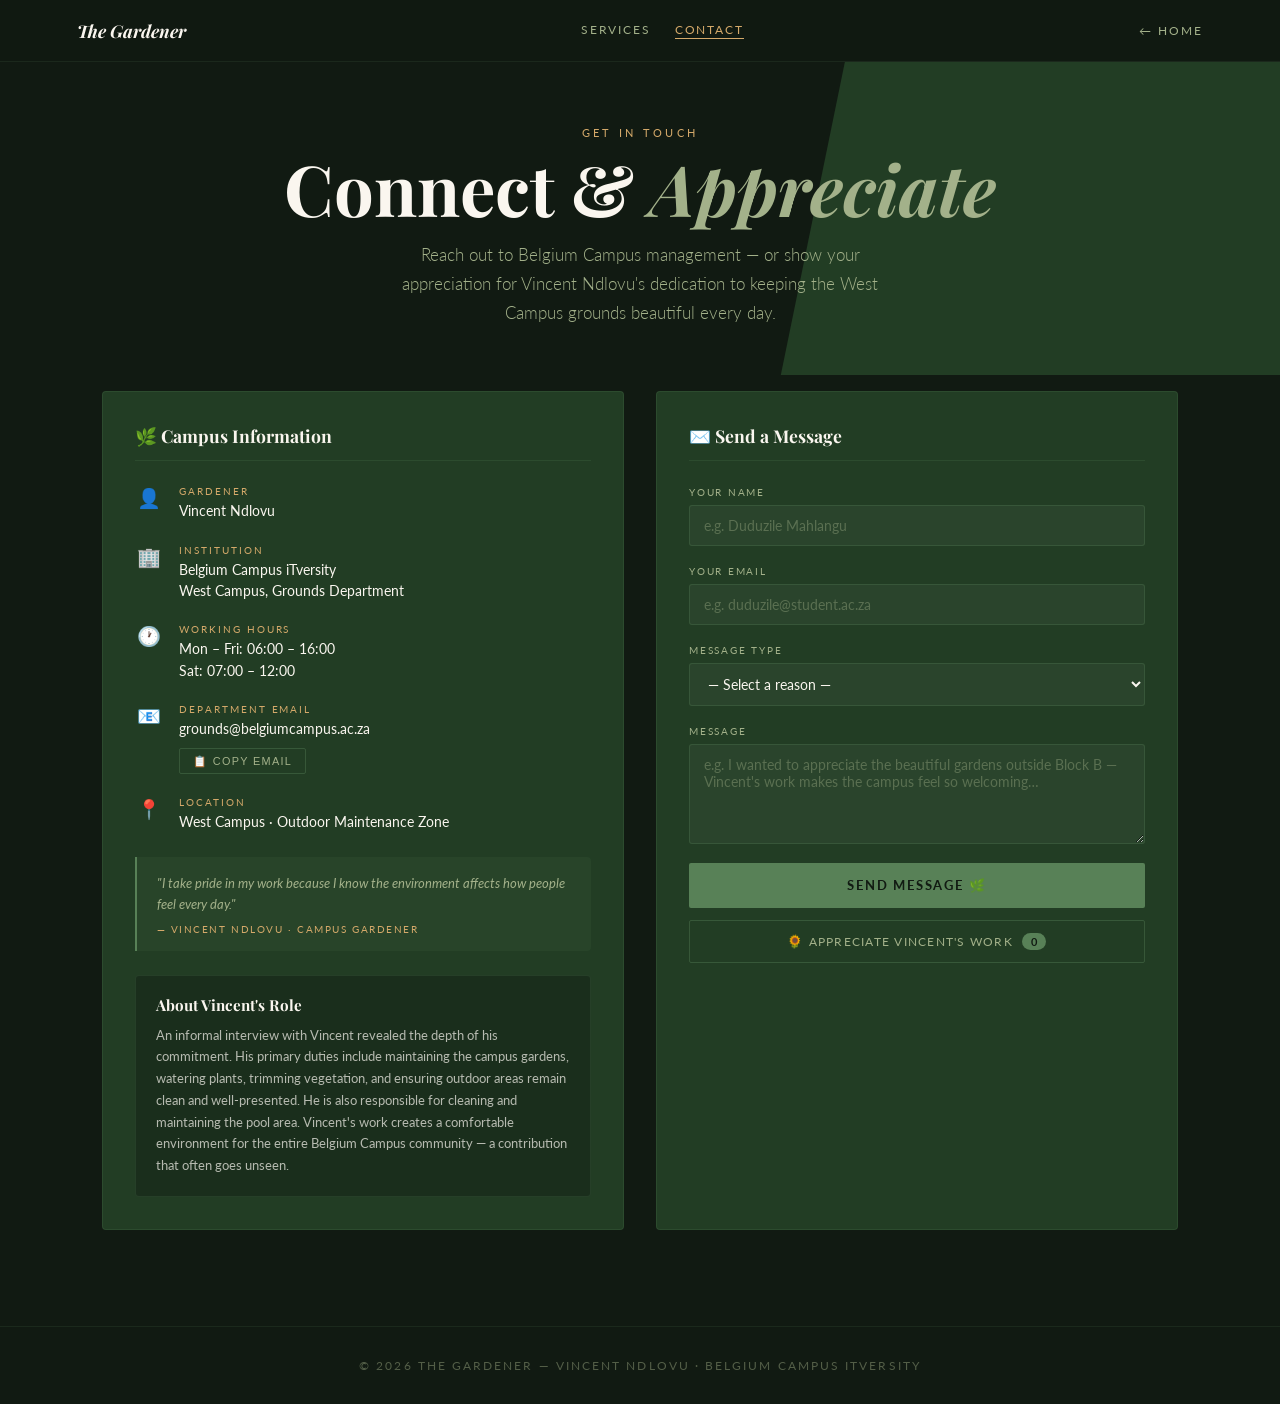
<file: contact_1.html>
<!DOCTYPE html>
<html lang="en">
<head>
  <meta charset="UTF-8" />
  <meta name="viewport" content="width=device-width, initial-scale=1.0" />
  <title>Contact — The Gardener · Vincent Ndlovu</title>
  <link rel="preconnect" href="https://fonts.googleapis.com" />
  <link rel="preconnect" href="https://fonts.gstatic.com" crossorigin />
  <link href="https://fonts.googleapis.com/css2?family=Playfair+Display:ital,wght@0,400;0,700;1,400;1,600&family=Lato:wght@300;400;700&display=swap" rel="stylesheet" />
  <style>
    *,*::before,*::after{box-sizing:border-box;margin:0;padding:0}
    :root{--moss:#3a5a40;--sage:#588157;--fern:#a3b18a;--cream:#faf6ef;--petal:#d4a96a;--dark2:#223d24;--dark3:#111a12;--font-display:'Playfair Display',serif;--font-body:'Lato',sans-serif;--ease-spring:cubic-bezier(.16,1,.3,1)}
    body{font-family:var(--font-body);background:var(--dark3);color:var(--cream);cursor:none;overflow-x:hidden;overflow-y:auto}
    a,button,input,textarea,select,label,[role="button"]{cursor:none!important}
    a:focus-visible,button:focus-visible,input:focus-visible,textarea:focus-visible,select:focus-visible{outline:3px solid var(--petal)!important;outline-offset:3px;border-radius:2px}
    .skip-link{position:absolute;top:-60px;left:1rem;background:var(--petal);color:var(--dark3);font-size:.78rem;font-weight:700;letter-spacing:.1em;text-transform:uppercase;text-decoration:none;padding:.6rem 1.2rem;border-radius:0 0 4px 4px;z-index:99999;transition:top .2s ease;cursor:auto!important}
    .skip-link:focus{top:0}

    /* CURSOR */
    #cursor{position:fixed;width:36px;height:36px;border:1.5px solid var(--sage);border-radius:50%;pointer-events:none;z-index:9999;transform:translate(-50%,-50%);transition:width .3s var(--ease-spring),height .3s var(--ease-spring),border-color .3s ease;mix-blend-mode:difference}
    #cursor-dot{position:fixed;width:6px;height:6px;background:var(--petal);border-radius:50%;pointer-events:none;z-index:10000;transform:translate(-50%,-50%)}

    /* TOPBAR */
    .topbar{position:sticky;top:0;z-index:500;display:flex;align-items:center;justify-content:space-between;padding:1.2rem clamp(1.5rem,6vw,5rem);background:rgba(17,26,18,.92);backdrop-filter:blur(12px);border-bottom:1px solid rgba(88,129,87,.15);gap:1.5rem}
    .topbar-brand{font-family:var(--font-display);font-size:1.1rem;font-weight:700;font-style:italic;color:var(--cream);text-decoration:none;flex-shrink:0}
    .topbar-nav{display:flex;gap:1.5rem;align-items:center}
    .topbar-link{font-size:.72rem;letter-spacing:.16em;text-transform:uppercase;color:var(--fern);text-decoration:none;transition:color .25s ease;padding-bottom:2px;border-bottom:1px solid transparent}
    .topbar-link:hover{color:var(--cream)}
    .topbar-link.active{color:var(--petal);border-bottom-color:var(--petal)}
    .topbar-back{font-size:.72rem;letter-spacing:.18em;text-transform:uppercase;color:var(--fern);text-decoration:none;transition:color .25s ease;flex-shrink:0}
    .topbar-back:hover{color:var(--petal)}

    /* PAGE HEADER */
    .page-header{padding:4rem clamp(1.5rem,8vw,8rem) 3rem;position:relative;overflow:hidden;text-align:center}
    .page-header::after{content:'';position:absolute;right:-10%;top:-20%;width:50%;height:140%;background:var(--dark2);clip-path:polygon(14% 0,100% 0,100% 100%,0% 100%);z-index:0}
    .page-header-content{position:relative;z-index:1}
    .page-eyebrow{font-size:.68rem;letter-spacing:.3em;text-transform:uppercase;color:var(--petal);margin-bottom:1rem}
    .page-title{font-family:var(--font-display);font-size:clamp(2.4rem,5.5vw,5rem);font-weight:700;line-height:.95;color:var(--cream);margin-bottom:1.2rem}
    .page-title em{color:var(--fern);font-style:italic}
    .page-subtitle{font-size:clamp(.88rem,1.4vw,1.05rem);color:var(--fern);font-weight:300;line-height:1.7;max-width:520px;margin:0 auto}

    /* ANIMATE ON SCROLL */
    .animate-on-scroll{opacity:0;transform:translateY(24px);transition:opacity .7s var(--ease-spring),transform .7s var(--ease-spring)}
    .animate-on-scroll.in-view{opacity:1;transform:translateY(0)}
    .delay-1{transition-delay:.1s}.delay-2{transition-delay:.2s}

    /* CONTACT SECTION */
    #contact{padding:0 clamp(1.5rem,8vw,8rem) 6rem;text-align:center}
    .contact-grid{display:grid;grid-template-columns:1fr 1fr;gap:2rem;text-align:left;margin-top:1rem}
    @media(max-width:768px){.contact-grid{grid-template-columns:1fr}}

    .info-card,.form-card{background:var(--dark2);border:1px solid rgba(88,129,87,.2);border-radius:4px;padding:2rem}
    .info-card-title,.form-card-title{font-family:var(--font-display);font-size:1.1rem;font-weight:700;color:var(--cream);margin-bottom:1.6rem;padding-bottom:.8rem;border-bottom:1px solid rgba(88,129,87,.2)}
    .info-row{display:flex;gap:1rem;align-items:flex-start;margin-bottom:1.4rem}
    .info-icon{font-size:1.2rem;flex-shrink:0;width:28px;text-align:center}
    .info-row-content{display:flex;flex-direction:column;gap:.25rem}
    .info-label{font-size:.6rem;letter-spacing:.2em;text-transform:uppercase;color:var(--petal)}
    .info-value{font-size:.85rem;color:var(--cream);line-height:1.55}

    .copy-btn{margin-top:.5rem;background:none;border:1px solid rgba(88,129,87,.4);color:var(--fern);font-size:.68rem;letter-spacing:.12em;text-transform:uppercase;padding:.35rem .8rem;border-radius:2px;transition:background .25s ease,border-color .25s ease,color .25s ease;cursor:none}
    .copy-btn:hover,.copy-btn.copied{background:var(--sage);border-color:var(--sage);color:var(--dark3)}

    .appreciate-strip{margin-top:1.5rem;padding:1rem 1.2rem;background:rgba(88,129,87,.1);border-left:2px solid var(--sage);border-radius:0 4px 4px 0}
    .appreciate-strip p{font-size:.8rem;color:var(--fern);font-style:italic;line-height:1.65}
    .appreciate-strip cite{display:block;margin-top:.5rem;font-size:.65rem;letter-spacing:.15em;text-transform:uppercase;color:var(--petal);font-style:normal}

    /* Vincent bio in contact */
    .vincent-bio{margin-top:1.5rem;padding:1.2rem;background:rgba(17,26,18,.4);border:1px solid rgba(88,129,87,.2);border-radius:4px}
    .vincent-bio h4{font-family:var(--font-display);font-size:.95rem;font-weight:700;color:var(--cream);margin-bottom:.6rem}
    .vincent-bio p{font-size:.8rem;color:rgba(250,246,239,.7);line-height:1.7}

    .form-group{display:flex;flex-direction:column;gap:.4rem;margin-bottom:1.2rem}
    .form-group label{font-size:.62rem;letter-spacing:.18em;text-transform:uppercase;color:var(--fern)}
    .form-group input,.form-group textarea,.form-group select{background:rgba(255,255,255,.04);border:1px solid rgba(88,129,87,.3);border-radius:3px;color:var(--cream);font-family:var(--font-body);font-size:.88rem;padding:.7rem .9rem;width:100%;transition:border-color .25s ease,background .25s ease}
    .form-group input::placeholder,.form-group textarea::placeholder{color:rgba(163,177,138,.4)}
    .form-group input:focus,.form-group textarea:focus,.form-group select:focus{border-color:var(--sage);background:rgba(255,255,255,.06);outline:none}
    .form-group textarea{resize:vertical;min-height:100px}
    .form-group select option{background:var(--dark2);color:var(--cream)}
    .field-error{font-size:.65rem;color:#e07060;display:none}
    .field-error.visible{display:block}
    .form-group input.invalid,.form-group textarea.invalid,.form-group select.invalid{border-color:#c0392b}

    .cta-btn{width:100%;padding:.9rem;background:var(--sage);color:var(--dark3);font-family:var(--font-body);font-size:.8rem;font-weight:700;letter-spacing:.14em;text-transform:uppercase;border:none;border-radius:2px;margin-bottom:.8rem;transition:background .3s ease,transform .3s var(--ease-spring);cursor:none;position:relative;overflow:hidden}
    .cta-btn:hover{background:var(--petal);transform:translateY(-2px)}
    .ripple{position:absolute;border-radius:50%;background:rgba(255,255,255,.25);transform:scale(0);animation:rippleAnim .6s linear;pointer-events:none}
    @keyframes rippleAnim{to{transform:scale(4);opacity:0}}

    .appreciate-btn{width:100%;padding:.75rem;background:none;border:1px solid rgba(88,129,87,.4);color:var(--fern);font-family:var(--font-body);font-size:.78rem;letter-spacing:.1em;text-transform:uppercase;border-radius:2px;display:flex;align-items:center;justify-content:center;gap:.6rem;transition:background .25s ease,border-color .25s ease,color .25s ease;cursor:none}
    .appreciate-btn:hover{background:rgba(88,129,87,.15);border-color:var(--sage);color:var(--cream)}
    .appreciate-count{background:var(--sage);color:var(--dark3);font-size:.7rem;font-weight:700;padding:.1rem .5rem;border-radius:10px;min-width:24px;text-align:center;transition:transform .3s var(--ease-spring)}
    .appreciate-count.bump{transform:scale(1.4)}

    .success-banner{display:none;margin-top:1rem;padding:1rem;background:rgba(58,90,64,.3);border:1px solid rgba(88,129,87,.5);border-radius:4px;font-size:.85rem;color:var(--fern);text-align:center;line-height:1.6}
    .success-banner.visible{display:block}

    .site-footer{position:relative;z-index:1;text-align:center;padding:2rem 1rem;background:var(--dark3);border-top:1px solid rgba(88,129,87,.15);font-size:.72rem;letter-spacing:.18em;text-transform:uppercase;color:rgba(163,177,138,.45)}

    @media(max-width:640px){.topbar-nav{display:none}}
  </style>
</head>
<body>
  <a href="#main-content" class="skip-link">Skip to main content</a>
  <div id="cursor"></div>
  <div id="cursor-dot"></div>

  <header class="topbar">
    <a href="index.html" class="topbar-brand">The Gardener</a>
    <nav class="topbar-nav" aria-label="Site navigation">
      <a href="services.html" class="topbar-link">Services</a>
      <a href="contact_1.html" class="topbar-link active">Contact</a>
    </nav>
    <a href="index.html" class="topbar-back">← Home</a>
  </header>

  <main id="main-content">

    <div class="page-header">
      <div class="page-header-content">
        <p class="page-eyebrow animate-on-scroll">Get in Touch</p>
        <h1 class="page-title animate-on-scroll delay-1">Connect &amp; <em>Appreciate</em></h1>
        <p class="page-subtitle animate-on-scroll delay-2">
          Reach out to Belgium Campus management — or show your appreciation for Vincent Ndlovu's dedication to keeping the West Campus grounds beautiful every day.
        </p>
      </div>
    </div>

    <section id="contact">
      <div class="contact-grid">

        <!-- INFO CARD -->
        <div class="info-card animate-on-scroll delay-1">
          <div class="info-card-title">🌿 Campus Information</div>

          <div class="info-row">
            <span class="info-icon">👤</span>
            <div class="info-row-content">
              <span class="info-label">Gardener</span>
              <span class="info-value">Vincent Ndlovu</span>
            </div>
          </div>

          <div class="info-row">
            <span class="info-icon">🏢</span>
            <div class="info-row-content">
              <span class="info-label">Institution</span>
              <span class="info-value">Belgium Campus iTversity<br/>West Campus, Grounds Department</span>
            </div>
          </div>

          <div class="info-row">
            <span class="info-icon">🕐</span>
            <div class="info-row-content">
              <span class="info-label">Working Hours</span>
              <span class="info-value">Mon – Fri: 06:00 – 16:00<br/>Sat: 07:00 – 12:00</span>
            </div>
          </div>

          <div class="info-row">
            <span class="info-icon">📧</span>
            <div class="info-row-content">
              <span class="info-label">Department Email</span>
              <span class="info-value">
                grounds@belgiumcampus.ac.za<br/>
                <button class="copy-btn" id="copyEmailBtn">📋 Copy Email</button>
              </span>
            </div>
          </div>

          <div class="info-row">
            <span class="info-icon">📍</span>
            <div class="info-row-content">
              <span class="info-label">Location</span>
              <span class="info-value">West Campus · Outdoor Maintenance Zone</span>
            </div>
          </div>

          <div class="appreciate-strip">
            <p>"I take pride in my work because I know the environment affects how people feel every day."</p>
            <cite>— Vincent Ndlovu · Campus Gardener</cite>
          </div>

          <div class="vincent-bio">
            <h4>About Vincent's Role</h4>
            <p>An informal interview with Vincent revealed the depth of his commitment. His primary duties include maintaining the campus gardens, watering plants, trimming vegetation, and ensuring outdoor areas remain clean and well-presented. He is also responsible for cleaning and maintaining the pool area. Vincent's work creates a comfortable environment for the entire Belgium Campus community — a contribution that often goes unseen.</p>
          </div>
        </div>

        <!-- FORM CARD -->
        <div class="form-card animate-on-scroll delay-2">
          <div class="form-card-title">✉️ Send a Message</div>

          <div class="form-group">
            <label for="visitorName">Your Name</label>
            <input type="text" id="visitorName" placeholder="e.g. Duduzile Mahlangu" />
            <span class="field-error" id="nameError">Please enter your name.</span>
          </div>

          <div class="form-group">
            <label for="visitorEmail">Your Email</label>
            <input type="email" id="visitorEmail" placeholder="e.g. duduzile@student.ac.za" />
            <span class="field-error" id="emailError">Please enter a valid email address.</span>
          </div>

          <div class="form-group">
            <label for="messageType">Message Type</label>
            <select id="messageType">
              <option value="">— Select a reason —</option>
              <option value="appreciation">Appreciation / Recognition for Vincent</option>
              <option value="maintenance">Maintenance Request</option>
              <option value="general">General Enquiry</option>
            </select>
            <span class="field-error" id="typeError">Please select a message type.</span>
          </div>

          <div class="form-group">
            <label for="visitorMessage">Message</label>
            <textarea id="visitorMessage" rows="4" placeholder="e.g. I wanted to appreciate the beautiful gardens outside Block B — Vincent's work makes the campus feel so welcoming…"></textarea>
            <span class="field-error" id="messageError">Please enter your message.</span>
          </div>

          <button class="cta-btn" id="sendBtn">Send Message 🌿</button>

          <button class="appreciate-btn" id="appreciateBtn" aria-label="Appreciate Vincent's work">
            🌻 Appreciate Vincent's Work
            <span class="appreciate-count" id="appreciateCount">0</span>
          </button>

          <div class="success-banner" id="successBanner" role="alert">
            ✅ Message sent! The grounds department will follow up with you shortly.
          </div>
        </div>

      </div>
    </section>

  </main>

  <footer class="site-footer">
    <p>© 2026 The Gardener — Vincent Ndlovu · Belgium Campus iTversity</p>
  </footer>

  <script>
  'use strict';

  /* CUSTOM CURSOR */
  (function(){
    const ring=document.getElementById('cursor'),dot=document.getElementById('cursor-dot');
    let mx=-100,my=-100,cx=-100,cy=-100;
    document.addEventListener('mousemove',e=>{mx=e.clientX;my=e.clientY;});
    (function loop(){cx+=(mx-cx)*.15;cy+=(my-cy)*.15;ring.style.left=cx+'px';ring.style.top=cy+'px';dot.style.left=mx+'px';dot.style.top=my+'px';requestAnimationFrame(loop);})();
    document.querySelectorAll('a,button').forEach(el=>{
      el.addEventListener('mouseenter',()=>{ring.style.width='60px';ring.style.height='60px';ring.style.borderColor='var(--petal)';});
      el.addEventListener('mouseleave',()=>{ring.style.width='36px';ring.style.height='36px';ring.style.borderColor='var(--sage)';});
    });
  })();

  /* ANIMATE ON SCROLL */
  (function(){
    const els=document.querySelectorAll('.animate-on-scroll');if(!els.length)return;
    const obs=new IntersectionObserver(entries=>entries.forEach(e=>{if(e.isIntersecting){e.target.classList.add('in-view');obs.unobserve(e.target);}}),{threshold:.15});
    els.forEach(el=>obs.observe(el));
  })();

  /* COPY EMAIL */
  (function(){
    const btn=document.getElementById('copyEmailBtn');if(!btn)return;
    btn.addEventListener('click',()=>{
      const email='grounds@belgiumcampus.ac.za';
      navigator.clipboard.writeText(email).then(()=>{btn.textContent='✅ Copied!';btn.classList.add('copied');setTimeout(()=>{btn.textContent='📋 Copy Email';btn.classList.remove('copied');},2000);}).catch(()=>{const ta=document.createElement('textarea');ta.value=email;document.body.appendChild(ta);ta.select();document.execCommand('copy');document.body.removeChild(ta);btn.textContent='✅ Copied!';btn.classList.add('copied');setTimeout(()=>{btn.textContent='📋 Copy Email';btn.classList.remove('copied');},2000);});
    });
  })();

  /* CONTACT FORM */
  (function(){
    const sendBtn=document.getElementById('sendBtn'),banner=document.getElementById('successBanner');if(!sendBtn)return;
    sendBtn.addEventListener('click',function(e){
      const rect=sendBtn.getBoundingClientRect(),size=Math.max(rect.width,rect.height),x=e.clientX-rect.left-size/2,y=e.clientY-rect.top-size/2,ripple=document.createElement('span');
      ripple.className='ripple';ripple.style.cssText=`width:${size}px;height:${size}px;left:${x}px;top:${y}px`;sendBtn.appendChild(ripple);setTimeout(()=>ripple.remove(),700);
      let valid=true;
      const name=document.getElementById('visitorName'),email=document.getElementById('visitorEmail'),type=document.getElementById('messageType'),message=document.getElementById('visitorMessage');
      function mark(field,errId,invalid){const err=document.getElementById(errId);field.classList.toggle('invalid',invalid);if(err)err.classList.toggle('visible',invalid);if(invalid)valid=false;}
      mark(name,'nameError',!name.value.trim());
      mark(email,'emailError',!/^[^\s@]+@[^\s@]+\.[^\s@]+$/.test(email.value.trim()));
      mark(type,'typeError',!type.value);
      mark(message,'messageError',!message.value.trim());
      if(valid&&banner){banner.classList.add('visible');sendBtn.disabled=true;sendBtn.textContent='✅ Sent!';}
    });
    ['visitorName','visitorEmail','messageType','visitorMessage'].forEach(id=>{const el=document.getElementById(id);if(el)el.addEventListener('input',()=>el.classList.remove('invalid'));});
  })();

  /* APPRECIATE COUNTER */
  (function(){
    const btn=document.getElementById('appreciateBtn'),count=document.getElementById('appreciateCount');if(!btn||!count)return;
    let total=parseInt(sessionStorage.getItem('appreciateCount')||'0',10);count.textContent=total;
    btn.addEventListener('click',()=>{
      total++;count.textContent=total;sessionStorage.setItem('appreciateCount',total);
      count.classList.remove('bump');void count.offsetWidth;count.classList.add('bump');setTimeout(()=>count.classList.remove('bump'),350);
      if(total>=5){btn.style.borderColor='var(--petal)';btn.style.color='var(--petal)';}
    });
  })();
  </script>
</body>
</html>
</file>
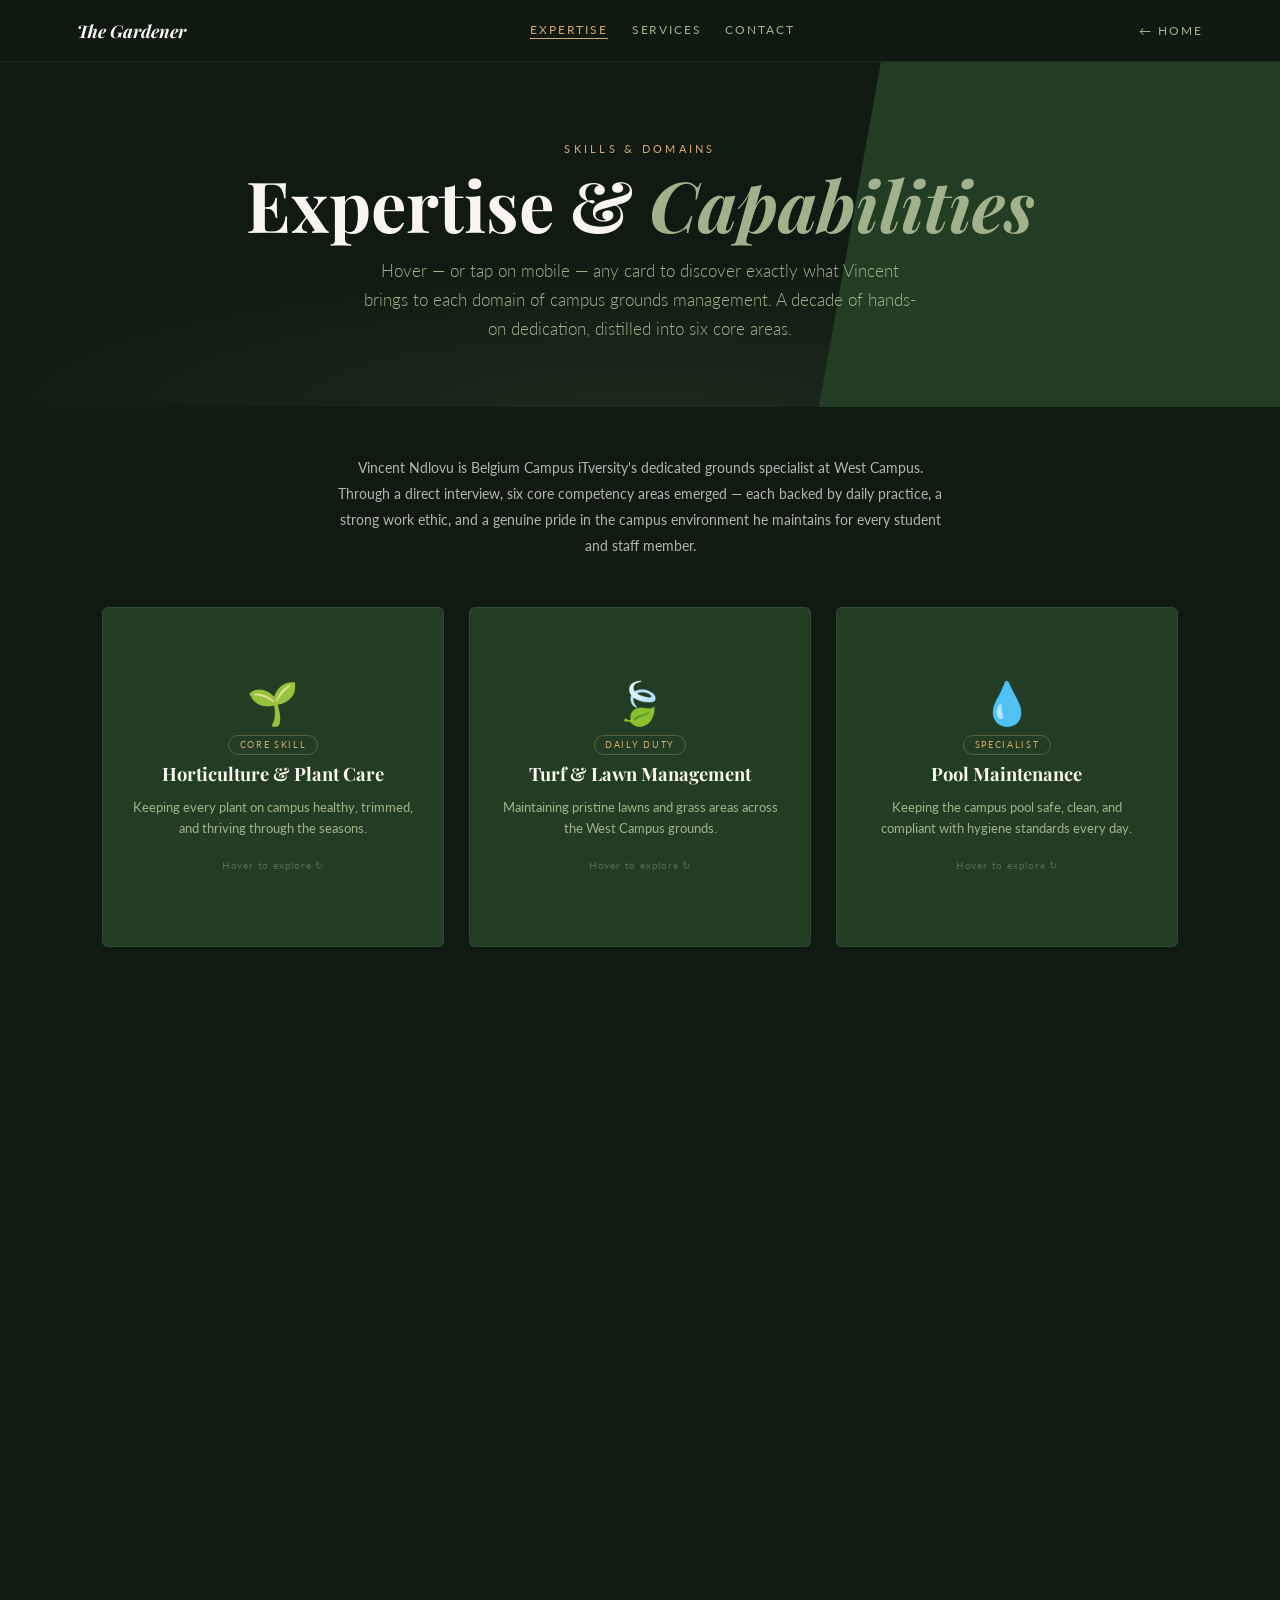
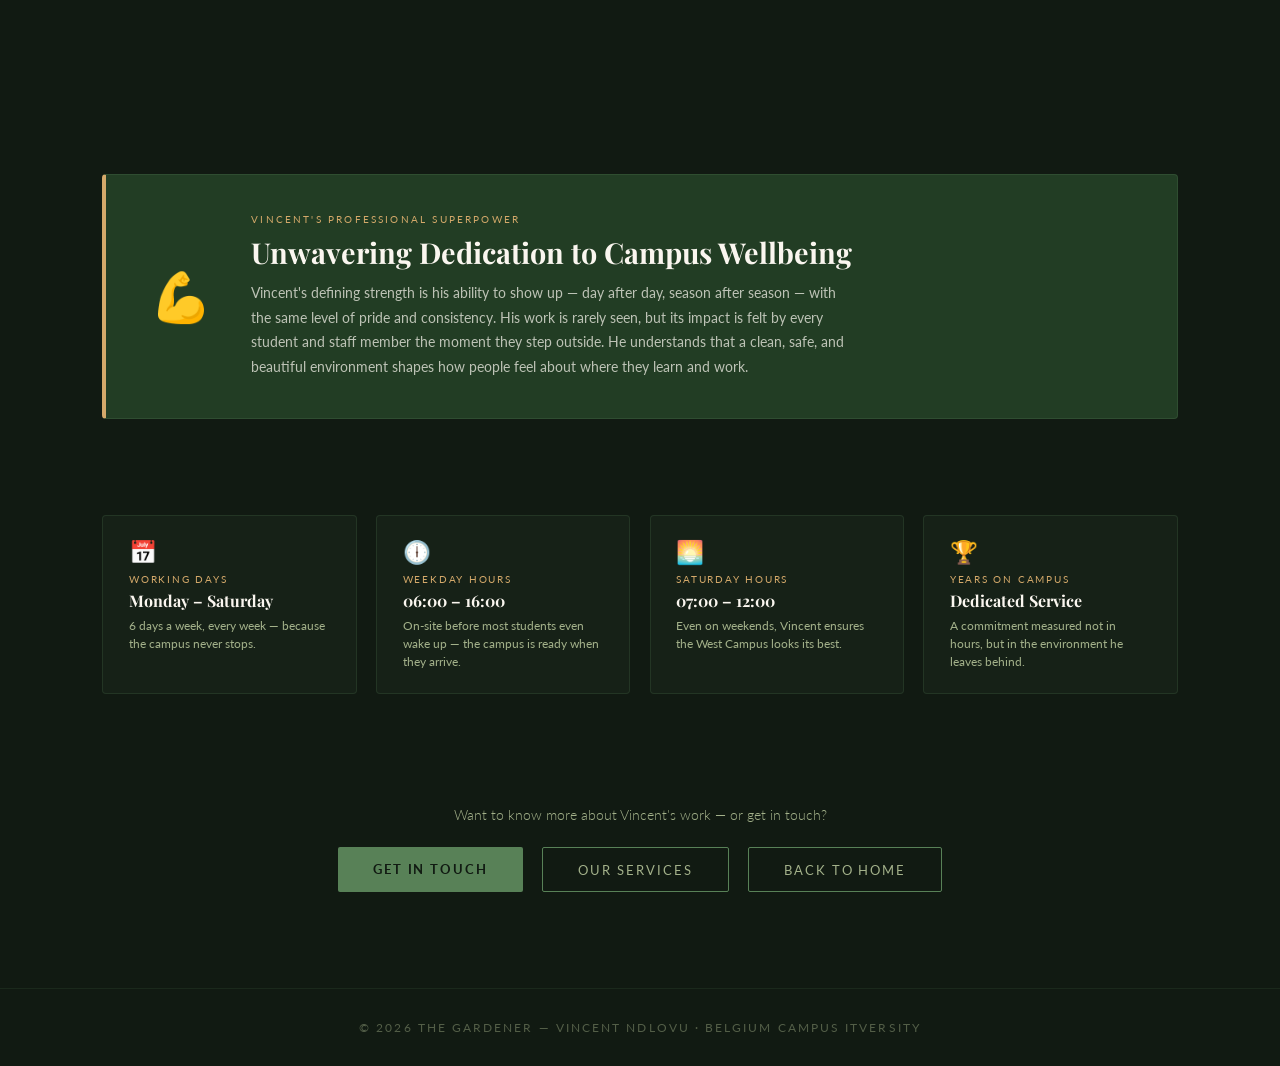
<file: expertise.html>
<!DOCTYPE html>
<html lang="en">
<head>
<meta charset="UTF-8" />
<meta name="viewport" content="width=device-width, initial-scale=1.0" />
<title>Expertise — The Gardener · Vincent Ndlovu</title>
<link rel="preconnect" href="https://fonts.googleapis.com" />
<link rel="preconnect" href="https://fonts.gstatic.com" crossorigin />
<link href="https://fonts.googleapis.com/css2?family=Playfair+Display:ital,wght@0,400;0,700;1,400;1,600&family=Lato:wght@300;400;700&display=swap" rel="stylesheet" />
<style>
*,*::before,*::after{box-sizing:border-box;margin:0;padding:0}

:root{
  --moss:#3a5a40;--sage:#588157;--fern:#a3b18a;--cream:#faf6ef;
  --petal:#d4a96a;--dark2:#223d24;--dark3:#111a12;
  --font-display:'Playfair Display',serif;--font-body:'Lato',sans-serif;
  --ease-spring:cubic-bezier(.16,1,.3,1)
}

body{font-family:var(--font-body);background:var(--dark3);color:var(--cream);cursor:none;overflow-x:hidden;overflow-y:auto}

a,button,input,textarea,select,label,[role="button"]{cursor:none!important}

a:focus-visible,button:focus-visible{outline:3px solid var(--petal)!important;outline-offset:3px;border-radius:2px}

.skip-link{position:absolute;top:-60px;left:1rem;background:var(--petal);color:var(--dark3);font-size:.78rem;font-weight:700;letter-spacing:.1em;text-transform:uppercase;text-decoration:none;padding:.6rem 1.2rem;border-radius:0 0 4px 4px;z-index:99999;transition:top .2s ease;cursor:auto!important}
.skip-link:focus{top:0}

/* ── CURSOR ── */
#cursor{position:fixed;width:36px;height:36px;border:1.5px solid var(--sage);border-radius:50%;pointer-events:none;z-index:9999;transform:translate(-50%,-50%);transition:width .3s var(--ease-spring),height .3s var(--ease-spring),border-color .3s ease;mix-blend-mode:difference}
#cursor-dot{position:fixed;width:6px;height:6px;background:var(--petal);border-radius:50%;pointer-events:none;z-index:10000;transform:translate(-50%,-50%)}

/* ── TOPBAR ── */
.topbar{position:sticky;top:0;z-index:500;display:flex;align-items:center;justify-content:space-between;padding:1.2rem clamp(1.5rem,6vw,5rem);background:rgba(17,26,18,.92);backdrop-filter:blur(12px);border-bottom:1px solid rgba(88,129,87,.15);gap:1.5rem}
.topbar-brand{font-family:var(--font-display);font-size:1.1rem;font-weight:700;font-style:italic;color:var(--cream);text-decoration:none;flex-shrink:0}
.topbar-nav{display:flex;gap:1.5rem;align-items:center}
.topbar-link{font-size:.72rem;letter-spacing:.16em;text-transform:uppercase;color:var(--fern);text-decoration:none;transition:color .25s ease;padding-bottom:2px;border-bottom:1px solid transparent}
.topbar-link:hover{color:var(--cream)}
.topbar-link.active{color:var(--petal);border-bottom-color:var(--petal)}
.topbar-back{font-size:.72rem;letter-spacing:.18em;text-transform:uppercase;color:var(--fern);text-decoration:none;transition:color .25s ease;flex-shrink:0}
.topbar-back:hover{color:var(--petal)}

/* ── PAGE HEADER ── */
.page-header{padding:5rem clamp(1.5rem,8vw,8rem) 4rem;position:relative;overflow:hidden;text-align:center}
.page-header::before{content:'';position:absolute;inset:0;background:radial-gradient(ellipse 80% 60% at 50% 100%,rgba(88,129,87,.15) 0%,transparent 70%);z-index:0}
.page-header::after{content:'';position:absolute;right:-8%;top:-10%;width:45%;height:130%;background:var(--dark2);clip-path:polygon(14% 0,100% 0,100% 100%,0 100%);z-index:0}
.page-header-inner{position:relative;z-index:1}
.page-eyebrow{font-size:.68rem;letter-spacing:.3em;text-transform:uppercase;color:var(--petal);margin-bottom:1rem;opacity:0;animation:fadeUp .7s var(--ease-spring) .1s forwards}
.page-title{font-family:var(--font-display);font-size:clamp(2.4rem,5.5vw,5rem);font-weight:700;line-height:.95;color:var(--cream);margin-bottom:1.2rem;opacity:0;animation:fadeUp .8s var(--ease-spring) .25s forwards}
.page-title em{color:var(--fern);font-style:italic}
.page-subtitle{font-size:clamp(.88rem,1.4vw,1.05rem);color:var(--fern);font-weight:300;line-height:1.7;max-width:560px;margin:0 auto;opacity:0;animation:fadeUp .8s var(--ease-spring) .4s forwards}
@keyframes fadeUp{from{opacity:0;transform:translateY(16px)}to{opacity:1;transform:translateY(0)}}

/* ── SECTION INTRO ── */
.section-intro{padding:3rem clamp(1.5rem,8vw,8rem) 1rem;max-width:820px;margin:0 auto;text-align:center}
.section-intro p{font-size:.9rem;color:rgba(250,246,239,.7);line-height:1.8}

/* ── EXPERTISE GRID ── */
.expertise-section{padding:2rem clamp(1.5rem,8vw,8rem) 6rem}
.expertise-grid{display:grid;grid-template-columns:repeat(auto-fill,minmax(260px,1fr));gap:1.6rem;max-width:1200px;margin:0 auto}

/* Scroll-reveal animation for grid items */
.expertise-card{
  height:340px;perspective:1200px;cursor:none;
  opacity:0;transform:translateY(32px);
  transition:opacity .65s var(--ease-spring),transform .65s var(--ease-spring)
}
.expertise-card.revealed{opacity:1;transform:translateY(0)}
/* Stagger delays */
.expertise-card:nth-child(1){transition-delay:.05s}
.expertise-card:nth-child(2){transition-delay:.12s}
.expertise-card:nth-child(3){transition-delay:.19s}
.expertise-card:nth-child(4){transition-delay:.26s}
.expertise-card:nth-child(5){transition-delay:.33s}
.expertise-card:nth-child(6){transition-delay:.40s}
.expertise-card:nth-child(7){transition-delay:.47s}
.expertise-card:nth-child(8){transition-delay:.54s}

.card-inner{position:relative;width:100%;height:100%;transition:transform .7s var(--ease-spring);transform-style:preserve-3d}
.expertise-card:hover .card-inner,
.expertise-card.flipped .card-inner{transform:rotateY(180deg)}

.card-front,.card-back{
  position:absolute;inset:0;backface-visibility:hidden;border-radius:6px;
  padding:2rem 1.8rem;display:flex;flex-direction:column;justify-content:center
}

.card-front{
  background:var(--dark2);
  border:1px solid rgba(88,129,87,.22);
  align-items:center;text-align:center;gap:.5rem;
  transition:border-color .3s ease,box-shadow .3s ease
}
.expertise-card:hover .card-front{
  border-color:rgba(88,129,87,.55);
  box-shadow:0 0 30px rgba(88,129,87,.12)
}

.card-back{
  background:var(--moss);
  border:1px solid var(--sage);
  transform:rotateY(180deg);
  justify-content:flex-start;gap:.5rem
}

/* front elements */
.card-emoji{font-size:2.6rem;line-height:1;display:block;
  animation:floatIcon 3s ease-in-out infinite;
  transition:animation-duration .1s}
@keyframes floatIcon{0%,100%{transform:translateY(0)}50%{transform:translateY(-5px)}}

.card-tag{
  font-size:.58rem;letter-spacing:.18em;text-transform:uppercase;
  color:var(--petal);border:1px solid rgba(212,169,106,.3);
  padding:.2rem .65rem;border-radius:20px;display:inline-block;margin-top:.2rem
}
.card-front h3{font-family:var(--font-display);font-size:1.15rem;font-weight:700;color:var(--cream);line-height:1.2}
.card-front p{font-size:.8rem;color:var(--fern);line-height:1.6;margin-top:.3rem}
.flip-hint{font-size:.62rem;color:rgba(163,177,138,.4);margin-top:.8rem;letter-spacing:.08em}

/* back elements */
.back-label{font-size:.6rem;letter-spacing:.22em;text-transform:uppercase;color:var(--petal);margin-bottom:.8rem;display:block}
.back-title{font-family:var(--font-display);font-size:1.05rem;font-weight:700;color:var(--cream);margin-bottom:1rem;line-height:1.2}
.back-list{list-style:none;display:flex;flex-direction:column;gap:.55rem}
.back-list li{
  font-size:.82rem;color:var(--cream);line-height:1.5;
  padding-left:1.3rem;position:relative
}
.back-list li::before{content:'✦';position:absolute;left:0;color:var(--petal);font-size:.5rem;top:.3rem}
.back-note{font-size:.75rem;color:var(--fern);font-style:italic;margin-top:1rem;line-height:1.55;border-top:1px solid rgba(88,129,87,.3);padding-top:.8rem}

/* ── SUPERPOWER BANNER ── */
.superpower-banner{
  margin:0 clamp(1.5rem,8vw,8rem) 6rem;
  background:var(--dark2);border:1px solid rgba(88,129,87,.25);
  border-left:4px solid var(--petal);border-radius:4px;
  padding:2.4rem 2.8rem;
  display:flex;align-items:center;gap:2.5rem;flex-wrap:wrap;
  opacity:0;transform:translateY(24px);
  transition:opacity .7s var(--ease-spring),transform .7s var(--ease-spring)
}
.superpower-banner.revealed{opacity:1;transform:translateY(0)}
.sp-icon{font-size:3rem;flex-shrink:0}
.sp-body{}
.sp-label{font-size:.62rem;letter-spacing:.22em;text-transform:uppercase;color:var(--petal);display:block;margin-bottom:.5rem}
.sp-title{font-family:var(--font-display);font-size:clamp(1.3rem,2.5vw,1.8rem);font-weight:700;color:var(--cream);margin-bottom:.6rem}
.sp-desc{font-size:.88rem;color:rgba(250,246,239,.72);line-height:1.75;max-width:600px}

/* ── SCHEDULE STRIP ── */
.schedule-strip{
  margin:0 clamp(1.5rem,8vw,8rem) 7rem;
  display:grid;grid-template-columns:repeat(auto-fit,minmax(200px,1fr));
  gap:1.2rem
}
.sched-card{
  background:rgba(88,129,87,.08);border:1px solid rgba(88,129,87,.2);
  border-radius:4px;padding:1.4rem 1.6rem;
  display:flex;flex-direction:column;gap:.4rem;
  opacity:0;transform:translateY(20px);
  transition:opacity .6s var(--ease-spring),transform .6s var(--ease-spring),border-color .3s ease
}
.sched-card.revealed{opacity:1;transform:translateY(0)}
.sched-card:hover{border-color:var(--sage)}
.sched-card:nth-child(1){transition-delay:.05s}
.sched-card:nth-child(2){transition-delay:.12s}
.sched-card:nth-child(3){transition-delay:.19s}
.sched-card:nth-child(4){transition-delay:.26s}
.sched-icon{font-size:1.4rem}
.sched-label{font-size:.62rem;letter-spacing:.18em;text-transform:uppercase;color:var(--petal)}
.sched-value{font-family:var(--font-display);font-size:1rem;font-weight:700;color:var(--cream);line-height:1.2}
.sched-sub{font-size:.75rem;color:var(--fern);line-height:1.5}

/* ── CTA ── */
.page-cta{
  text-align:center;padding:0 1rem 6rem;
  display:flex;flex-direction:column;align-items:center;gap:1.5rem
}
.page-cta p{font-size:.9rem;color:var(--fern);font-weight:300}
.cta-row{display:flex;gap:1.2rem;flex-wrap:wrap;justify-content:center}
.btn-primary{display:inline-block;padding:.85rem 2.2rem;background:var(--sage);color:var(--dark3);font-family:var(--font-body);font-size:.8rem;font-weight:700;letter-spacing:.15em;text-transform:uppercase;text-decoration:none;transition:background .3s ease,transform .3s var(--ease-spring);border-radius:2px}
.btn-primary:hover{background:var(--petal);transform:translateY(-2px)}
.btn-ghost{display:inline-block;padding:.85rem 2.2rem;border:1px solid var(--sage);color:var(--fern);font-family:var(--font-body);font-size:.8rem;font-weight:400;letter-spacing:.15em;text-transform:uppercase;text-decoration:none;transition:border-color .3s ease,color .3s ease,transform .3s var(--ease-spring);border-radius:2px}
.btn-ghost:hover{border-color:var(--petal);color:var(--petal);transform:translateY(-2px)}

/* ── FOOTER ── */
.site-footer{text-align:center;padding:2rem 1rem;background:var(--dark3);border-top:1px solid rgba(88,129,87,.15);font-size:.72rem;letter-spacing:.18em;text-transform:uppercase;color:rgba(163,177,138,.45)}

@media(max-width:640px){
  .topbar-nav{display:none}
  .expertise-grid{grid-template-columns:1fr}
  .expertise-card{height:auto;min-height:300px}
  .superpower-banner{padding:1.6rem}
  .schedule-strip{grid-template-columns:1fr 1fr}
}
</style>
</head>
<body>

<a href="#main-content" class="skip-link">Skip to main content</a>
<div id="cursor"></div>
<div id="cursor-dot"></div>

<header class="topbar">
  <a href="index.html" class="topbar-brand">The Gardener</a>
  <nav class="topbar-nav" aria-label="Site navigation">
    <a href="expertise.html" class="topbar-link active">Expertise</a>
    <a href="services.html"  class="topbar-link">Services</a>
    <a href="contact_1.html" class="topbar-link">Contact</a>
  </nav>
  <a href="index.html" class="topbar-back">← Home</a>
</header>

<main id="main-content">

  <!-- PAGE HEADER -->
  <div class="page-header">
    <div class="page-header-inner">
      <p class="page-eyebrow">Skills &amp; Domains</p>
      <h1 class="page-title">Expertise &amp; <em>Capabilities</em></h1>
      <p class="page-subtitle">
        Hover — or tap on mobile — any card to discover exactly what Vincent brings to each domain
        of campus grounds management. A decade of hands-on dedication, distilled into six core areas.
      </p>
    </div>
  </div>

  <!-- INTRO -->
  <div class="section-intro">
    <p>
      Vincent Ndlovu is Belgium Campus iTversity's dedicated grounds specialist at West Campus.
      Through a direct interview, six core competency areas emerged — each backed by daily practice,
      a strong work ethic, and a genuine pride in the campus environment he maintains for every student and staff member.
    </p>
  </div>

  <!-- EXPERTISE FLIP CARD GRID -->
  <section class="expertise-section" aria-label="Expertise and capabilities">
    <div class="expertise-grid" id="expertise-grid">

      <!-- Card 1 -->
      <div class="expertise-card" tabindex="0" role="button" aria-label="Horticulture & Plant Care — hover to see details">
        <div class="card-inner">
          <div class="card-front">
            <span class="card-emoji">🌱</span>
            <span class="card-tag">Core Skill</span>
            <h3>Horticulture &amp; Plant Care</h3>
            <p>Keeping every plant on campus healthy, trimmed, and thriving through the seasons.</p>
            <span class="flip-hint">Hover to explore ↻</span>
          </div>
          <div class="card-back">
            <span class="back-label">What this covers</span>
            <span class="back-title">Horticulture &amp; Plant Care</span>
            <ul class="back-list">
              <li>Daily watering schedules for all plant beds</li>
              <li>Pruning and shaping shrubs and hedges</li>
              <li>Seasonal flower planting and rotation</li>
              <li>Soil health monitoring and weeding</li>
              <li>Recognising plant disease and pest signs</li>
            </ul>
            <p class="back-note">"I know every plant on this campus by name — and I know when something's wrong."</p>
          </div>
        </div>
      </div>

      <!-- Card 2 -->
      <div class="expertise-card" tabindex="0" role="button" aria-label="Turf & Lawn Management — hover to see details">
        <div class="card-inner">
          <div class="card-front">
            <span class="card-emoji">🍃</span>
            <span class="card-tag">Daily Duty</span>
            <h3>Turf &amp; Lawn Management</h3>
            <p>Maintaining pristine lawns and grass areas across the West Campus grounds.</p>
            <span class="flip-hint">Hover to explore ↻</span>
          </div>
          <div class="card-back">
            <span class="back-label">What this covers</span>
            <span class="back-title">Turf &amp; Lawn Management</span>
            <ul class="back-list">
              <li>Regular mowing to uniform height</li>
              <li>Edge cutting along pathways and borders</li>
              <li>Aeration and overseeding bare patches</li>
              <li>Managing irrigation across lawn zones</li>
              <li>Post-event cleanup and rapid recovery</li>
            </ul>
            <p class="back-note">A manicured lawn sets the tone for the entire campus environment.</p>
          </div>
        </div>
      </div>

      <!-- Card 3 -->
      <div class="expertise-card" tabindex="0" role="button" aria-label="Pool & Water Feature Maintenance — hover to see details">
        <div class="card-inner">
          <div class="card-front">
            <span class="card-emoji">💧</span>
            <span class="card-tag">Specialist</span>
            <h3>Pool Maintenance</h3>
            <p>Keeping the campus pool safe, clean, and compliant with hygiene standards every day.</p>
            <span class="flip-hint">Hover to explore ↻</span>
          </div>
          <div class="card-back">
            <span class="back-label">What this covers</span>
            <span class="back-title">Pool Maintenance</span>
            <ul class="back-list">
              <li>Daily skimming and debris removal</li>
              <li>Chemical dosing and pH balancing</li>
              <li>Filter and pump system inspection</li>
              <li>Tile cleaning and water clarity checks</li>
              <li>Safety compliance monitoring</li>
            </ul>
            <p class="back-note">The pool represents a specialist responsibility that requires technical knowledge and precision.</p>
          </div>
        </div>
      </div>

      <!-- Card 4 -->
      <div class="expertise-card" tabindex="0" role="button" aria-label="Outdoor Safety & Hazard Management — hover to see details">
        <div class="card-inner">
          <div class="card-front">
            <span class="card-emoji">🛡️</span>
            <span class="card-tag">Priority</span>
            <h3>Safety &amp; Hazard Management</h3>
            <p>Ensuring every outdoor space is free of hazards before students and staff arrive each day.</p>
            <span class="flip-hint">Hover to explore ↻</span>
          </div>
          <div class="card-back">
            <span class="back-label">What this covers</span>
            <span class="back-title">Safety &amp; Hazard Management</span>
            <ul class="back-list">
              <li>Morning walkthrough checks of all zones</li>
              <li>Removal of fallen branches and debris</li>
              <li>Clearing wet surfaces and marking hazards</li>
              <li>Reporting structural or infrastructure faults</li>
              <li>Maintaining safe pedestrian pathways</li>
            </ul>
            <p class="back-note">"Safety is not an afterthought — it's part of every single task I do."</p>
          </div>
        </div>
      </div>

      <!-- Card 5 -->
      <div class="expertise-card" tabindex="0" role="button" aria-label="Waste & Grounds Cleanliness — hover to see details">
        <div class="card-inner">
          <div class="card-front">
            <span class="card-emoji">♻️</span>
            <span class="card-tag">Ongoing</span>
            <h3>Grounds Cleanliness</h3>
            <p>Keeping the entire West Campus outdoor footprint clean, tidy, and welcoming every single day.</p>
            <span class="flip-hint">Hover to explore ↻</span>
          </div>
          <div class="card-back">
            <span class="back-label">What this covers</span>
            <span class="back-title">Grounds Cleanliness</span>
            <ul class="back-list">
              <li>Litter collection across all outdoor zones</li>
              <li>Leaf blowing and pathway sweeping</li>
              <li>Bin emptying and waste sorting</li>
              <li>Cleaning outdoor furniture and fixtures</li>
              <li>Maintaining entrance areas and signage surrounds</li>
            </ul>
            <p class="back-note">A clean environment signals respect for the people who use the space.</p>
          </div>
        </div>
      </div>

      <!-- Card 6 -->
      <div class="expertise-card" tabindex="0" role="button" aria-label="Equipment Operation & Care — hover to see details">
        <div class="card-inner">
          <div class="card-front">
            <span class="card-emoji">🔧</span>
            <span class="card-tag">Technical</span>
            <h3>Equipment Operation</h3>
            <p>Operating, maintaining, and troubleshooting all grounds and pool equipment used on campus.</p>
            <span class="flip-hint">Hover to explore ↻</span>
          </div>
          <div class="card-back">
            <span class="back-label">What this covers</span>
            <span class="back-title">Equipment Operation</span>
            <ul class="back-list">
              <li>Lawnmowers, trimmers, and edgers</li>
              <li>Irrigation systems and hose networks</li>
              <li>Pool pumps, filters, and chemical dosers</li>
              <li>Leaf blowers and pressure washers</li>
              <li>Basic tool maintenance and blade sharpening</li>
            </ul>
            <p class="back-note">Knowing your tools is knowing your craft — every piece of equipment is an extension of the work.</p>
          </div>
        </div>
      </div>

      <!-- Card 7 -->
      <div class="expertise-card" tabindex="0" role="button" aria-label="Environmental Awareness — hover to see details">
        <div class="card-inner">
          <div class="card-front">
            <span class="card-emoji">🌍</span>
            <span class="card-tag">Awareness</span>
            <h3>Environmental Stewardship</h3>
            <p>Adapting daily practices to seasonal changes, weather conditions, and environmental impact.</p>
            <span class="flip-hint">Hover to explore ↻</span>
          </div>
          <div class="card-back">
            <span class="back-label">What this covers</span>
            <span class="back-title">Environmental Stewardship</span>
            <ul class="back-list">
              <li>Adjusting watering schedules for rain and heat</li>
              <li>Managing large areas in extreme weather</li>
              <li>Reducing water waste through efficient irrigation</li>
              <li>Composting garden clippings where possible</li>
              <li>Choosing seasonal plants to reduce resource use</li>
            </ul>
            <p class="back-note">"Weather and large outdoor areas make the job demanding — but every challenge sharpens your skill."</p>
          </div>
        </div>
      </div>

      <!-- Card 8 -->
      <div class="expertise-card" tabindex="0" role="button" aria-label="Consistency & Reliability — hover to see details">
        <div class="card-inner">
          <div class="card-front">
            <span class="card-emoji">⭐</span>
            <span class="card-tag">Superpower</span>
            <h3>Consistency &amp; Reliability</h3>
            <p>Showing up every day — Mon to Sat — with the same level of care and commitment, without fail.</p>
            <span class="flip-hint">Hover to explore ↻</span>
          </div>
          <div class="card-back">
            <span class="back-label">What this covers</span>
            <span class="back-title">Consistency &amp; Reliability</span>
            <ul class="back-list">
              <li>Mon – Fri on-site from 06:00 to 16:00</li>
              <li>Saturday availability: 07:00 – 12:00</li>
              <li>Adapting without lowering standards</li>
              <li>Proactive rather than reactive approach</li>
              <li>Trusted by management and respected by students</li>
            </ul>
            <p class="back-note">"My job may seem simple, but it requires dedication and consistency every day."</p>
          </div>
        </div>
      </div>

    </div><!-- /expertise-grid -->
  </section>

  <!-- SUPERPOWER BANNER -->
  <div class="superpower-banner" id="superpower-banner">
    <span class="sp-icon">💪</span>
    <div class="sp-body">
      <span class="sp-label">Vincent's Professional Superpower</span>
      <h2 class="sp-title">Unwavering Dedication to Campus Wellbeing</h2>
      <p class="sp-desc">
        Vincent's defining strength is his ability to show up — day after day, season after season — with the same level of pride and consistency. His work is rarely seen, but its impact is felt by every student and staff member the moment they step outside. He understands that a clean, safe, and beautiful environment shapes how people feel about where they learn and work.
      </p>
    </div>
  </div>

  <!-- SCHEDULE STRIP -->
  <div class="schedule-strip" id="schedule-strip" aria-label="Working schedule">
    <div class="sched-card">
      <span class="sched-icon">📅</span>
      <span class="sched-label">Working Days</span>
      <span class="sched-value">Monday – Saturday</span>
      <span class="sched-sub">6 days a week, every week — because the campus never stops.</span>
    </div>
    <div class="sched-card">
      <span class="sched-icon">🕕</span>
      <span class="sched-label">Weekday Hours</span>
      <span class="sched-value">06:00 – 16:00</span>
      <span class="sched-sub">On-site before most students even wake up — the campus is ready when they arrive.</span>
    </div>
    <div class="sched-card">
      <span class="sched-icon">🌅</span>
      <span class="sched-label">Saturday Hours</span>
      <span class="sched-value">07:00 – 12:00</span>
      <span class="sched-sub">Even on weekends, Vincent ensures the West Campus looks its best.</span>
    </div>
    <div class="sched-card">
      <span class="sched-icon">🏆</span>
      <span class="sched-label">Years on Campus</span>
      <span class="sched-value">Dedicated Service</span>
      <span class="sched-sub">A commitment measured not in hours, but in the environment he leaves behind.</span>
    </div>
  </div>

  <!-- CTA -->
  <div class="page-cta">
    <p>Want to know more about Vincent's work — or get in touch?</p>
    <div class="cta-row">
      <a href="contact_1.html" class="btn-primary">Get in Touch</a>
      <a href="services.html"  class="btn-ghost">Our Services</a>
      <a href="index.html"     class="btn-ghost">Back to Home</a>
    </div>
  </div>

</main>

<footer class="site-footer">
  <p>© 2026 The Gardener — Vincent Ndlovu · Belgium Campus iTversity</p>
</footer>

<script>
'use strict';

/* ── CUSTOM CURSOR ── */
(function(){
  const ring=document.getElementById('cursor'),dot=document.getElementById('cursor-dot');
  if(!ring||!dot)return;
  let mx=-100,my=-100,cx=-100,cy=-100;
  document.addEventListener('mousemove',e=>{mx=e.clientX;my=e.clientY;});
  (function loop(){cx+=(mx-cx)*.15;cy+=(my-cy)*.15;ring.style.left=cx+'px';ring.style.top=cy+'px';dot.style.left=mx+'px';dot.style.top=my+'px';requestAnimationFrame(loop);})();
  document.querySelectorAll('a,button').forEach(el=>{
    el.addEventListener('mouseenter',()=>{ring.style.width='60px';ring.style.height='60px';ring.style.borderColor='var(--petal)';});
    el.addEventListener('mouseleave',()=>{ring.style.width='36px';ring.style.height='36px';ring.style.borderColor='var(--sage)';});
  });
})();

/* ── SCROLL-REVEAL for expertise cards ── */
(function(){
  const cards=[...document.querySelectorAll('.expertise-card')];
  const banner=document.getElementById('superpower-banner');
  const schedCards=[...document.querySelectorAll('.sched-card')];

  if(!cards.length) return;

  const obs=new IntersectionObserver(entries=>entries.forEach(e=>{
    if(e.isIntersecting){ e.target.classList.add('revealed'); obs.unobserve(e.target); }
  }),{threshold:0.15});

  cards.forEach(c=>obs.observe(c));
  if(banner) obs.observe(banner);
  schedCards.forEach((c,i)=>{ c.style.transitionDelay=(i*0.07)+'s'; obs.observe(c); });
})();

/* ── FLIP CARDS (click / keyboard) ── */
(function(){
  const ring=document.getElementById('cursor');
  document.querySelectorAll('.expertise-card').forEach(card=>{
    card.addEventListener('click',()=>card.classList.toggle('flipped'));
    card.addEventListener('keydown',e=>{
      if(e.key==='Enter'||e.key===' '){e.preventDefault();card.classList.toggle('flipped');}
    });
    if(ring){
      card.addEventListener('mouseenter',()=>{ring.style.width='64px';ring.style.height='64px';ring.style.borderColor='var(--petal)';});
      card.addEventListener('mouseleave',()=>{ring.style.width='36px';ring.style.height='36px';ring.style.borderColor='var(--sage)';});
    }
  });
})();
</script>

</body>
</html>
</file>
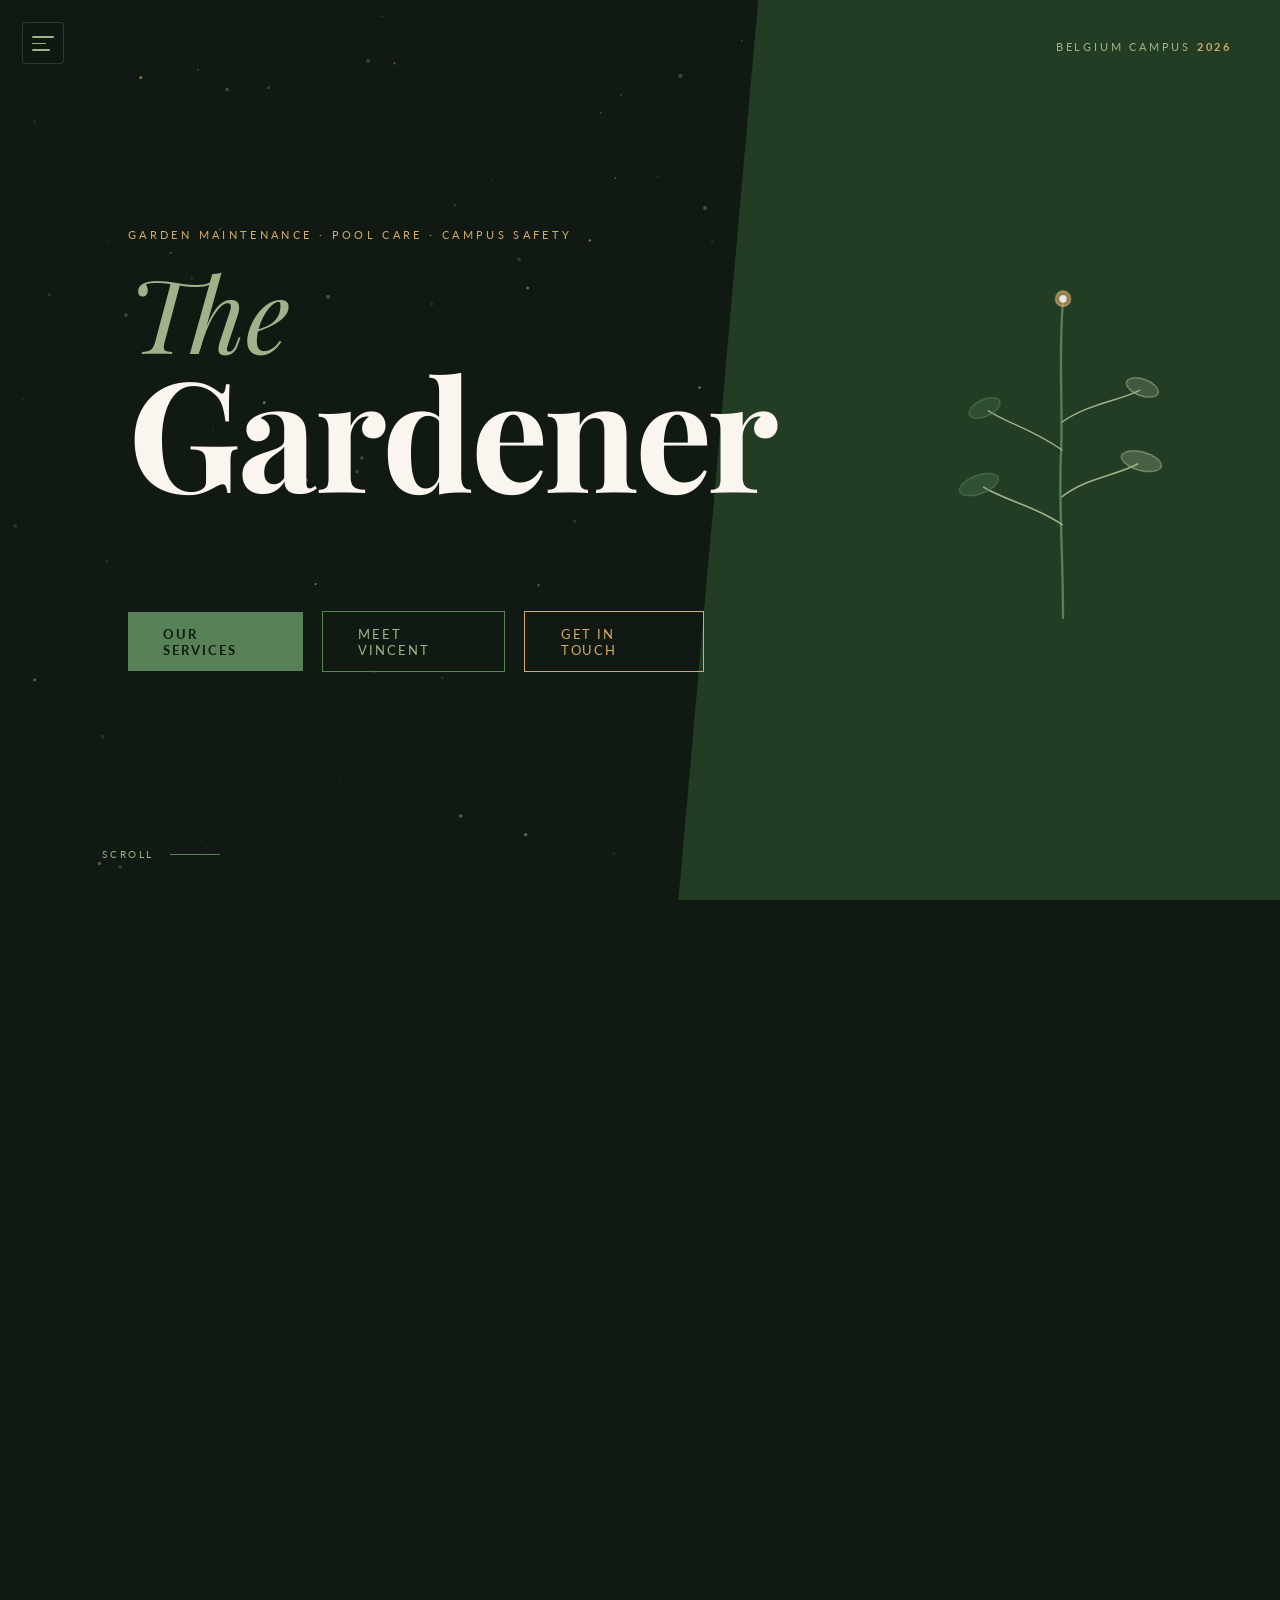
<file: project.html>
<!DOCTYPE html>
<html lang="en">
<head>
  <meta charset="UTF-8" />
  <meta name="viewport" content="width=device-width, initial-scale=1.0" />
  <title>The Gardener — Vincent Ndlovu · Belgium Campus</title>
  <link rel="preconnect" href="https://fonts.googleapis.com" />
  <link rel="preconnect" href="https://fonts.gstatic.com" crossorigin />
  <link href="https://fonts.googleapis.com/css2?family=Playfair+Display:ital,wght@0,400;0,700;1,400;1,600&family=Lato:wght@300;400;700&display=swap" rel="stylesheet" />
  <link rel="stylesheet" href="style.css" />
</head>
<body>
  <a href="#hero" class="skip-link">Skip to main content</a>
  <div id="cursor"></div>
  <div id="cursor-dot"></div>
  <canvas id="bg-canvas"></canvas>
 
  <button class="sidebar-toggle" id="sidebar-toggle" aria-label="Toggle navigation" aria-expanded="false">
    <span class="toggle-icon"><span></span><span></span><span></span></span>
  </button>
  <div class="sidebar-overlay" id="sidebar-overlay"></div>
 
  <nav class="sidebar" id="sidebar" aria-label="Page navigation">
    <ul class="sidebar-nav" role="list">
      <li><a href="#hero" class="sidebar-link active" data-section="hero"><span class="nav-icon">⬡</span><span class="nav-label">Home</span></a></li>
      <li><a href="#about" class="sidebar-link" data-section="about"><span class="nav-icon">⬡</span><span class="nav-label">About Vincent</span></a></li>
      <li><a href="#stats" class="sidebar-link" data-section="stats"><span class="nav-icon">⬡</span><span class="nav-label">Stats &amp; Facts</span></a></li>
      <li><a href="#career" class="sidebar-link" data-section="career"><span class="nav-icon">⬡</span><span class="nav-label">Responsibilities</span></a></li>
      <li><a href="#quotes" class="sidebar-link" data-section="quotes"><span class="nav-icon">⬡</span><span class="nav-label">Quotes</span></a></li>
      <li><a href="services.html" class="sidebar-link"><span class="nav-icon">⬡</span><span class="nav-label">Services</span></a></li>
      <li><a href="contact.html" class="sidebar-link"><span class="nav-icon">⬡</span><span class="nav-label">Contact</span></a></li>
    </ul>
    <div class="sidebar-brand">TG</div>
  </nav>
 
  <!-- HERO -->
  <section class="hero" id="hero">
    <div class="stripe"></div>
    <div class="season">Belgium Campus <span>2026</span></div>
    <div class="leaf-panel" id="leaf-panel">
      <svg viewBox="0 0 300 400" fill="none" xmlns="http://www.w3.org/2000/svg">
        <path class="draw-stem" d="M150 380 C150 300 145 260 148 200 C150 150 145 100 150 40" stroke="var(--sage)" stroke-width="2.5" stroke-linecap="round"/>
        <path class="draw-branch" d="M149 280 C120 260 90 255 65 240" stroke="var(--fern)" stroke-width="1.8" stroke-linecap="round"/>
        <path class="draw-branch" d="M149 250 C175 230 205 228 230 215" stroke="var(--fern)" stroke-width="1.8" stroke-linecap="round"/>
        <path class="draw-branch" d="M149 200 C118 178 92 172 70 158" stroke="var(--fern)" stroke-width="1.5" stroke-linecap="round"/>
        <path class="draw-branch" d="M149 170 C178 150 208 148 232 136" stroke="var(--fern)" stroke-width="1.5" stroke-linecap="round"/>
        <ellipse class="draw-leaf" cx="60" cy="237" rx="22" ry="10" fill="var(--sage)" fill-opacity="0.3" stroke="var(--sage)" stroke-width="1" transform="rotate(-20 60 237)"/>
        <ellipse class="draw-leaf" cx="234" cy="212" rx="22" ry="10" fill="var(--fern)" fill-opacity="0.3" stroke="var(--fern)" stroke-width="1" transform="rotate(15 234 212)"/>
        <ellipse class="draw-leaf" cx="66" cy="155" rx="18" ry="9" fill="var(--sage)" fill-opacity="0.25" stroke="var(--sage)" stroke-width="1" transform="rotate(-25 66 155)"/>
        <ellipse class="draw-leaf" cx="235" cy="133" rx="18" ry="9" fill="var(--fern)" fill-opacity="0.25" stroke="var(--fern)" stroke-width="1" transform="rotate(20 235 133)"/>
        <circle class="draw-leaf" cx="150" cy="38" r="8" fill="var(--petal)" fill-opacity="0.6" stroke="var(--petal)" stroke-width="1.2"/>
        <circle class="draw-leaf" cx="150" cy="38" r="4" fill="var(--cream)" fill-opacity="0.9"/>
      </svg>
    </div>
    <div class="hero-content">
      <p class="eyebrow">Garden Maintenance · Pool Care · Campus Safety</p>
      <h1 class="hero-title">
        <span class="line-one">The</span>
        <span class="line-two">Gardener</span>
      </h1>
      <p class="hero-subtitle" id="typewriter-target"></p>
      <div class="hero-cta">
        <a href="services.html" class="btn-primary">Our Services</a>
        <a href="#about" class="btn-ghost">Meet Vincent</a>
        <a href="contact.html" class="btn-outline">Get in Touch</a>
      </div>
    </div>
    <div class="scroll-cue"><span>Scroll</span><div class="scroll-line"></div></div>
  </section>
 
  <!-- ABOUT -->
  <section class="about-section" id="about">
    <div class="about-inner">
      <div class="about-body">
        <p class="about-eyebrow">Meet the Gardener</p>
        <h2 class="about-title">Vincent Ndlovu</h2>
        <p>An informal interview was conducted with Vincent, a gardener at Belgium Campus iTversity, West Campus, to gain insight into his role and daily responsibilities.</p>
        <p>Vincent explained that his primary duties include maintaining the campus gardens, watering plants, trimming vegetation, and ensuring that outdoor areas remain clean and well-presented. He is also responsible for cleaning and maintaining the pool area, ensuring it is safe and hygienic for use.</p>
        <p>He highlighted that his work contributes to creating a comfortable and visually appealing environment for both students and staff. Challenges such as weather conditions and managing large outdoor areas can make the job demanding — but he meets them with dedication every day.</p>
        <div class="about-quote-card">
          <p>"A clean and well-kept place makes people feel welcome, and I'm proud to be part of that."</p>
          <cite>— Vincent Ndlovu · Campus Gardener, Belgium Campus iTversity</cite>
        </div>
      </div>
      <div>
        <div class="about-highlights">
          <div class="highlight-item">
            <span class="highlight-icon">🌿</span>
            <div class="highlight-body">
              <h4>Garden Maintenance</h4>
              <p>Daily watering, trimming, pruning, and planting seasonal flowers to keep every green space healthy and beautiful.</p>
            </div>
          </div>
          <div class="highlight-item">
            <span class="highlight-icon">💧</span>
            <div class="highlight-body">
              <h4>Pool Management</h4>
              <p>Cleaning and maintaining the campus pool to ensure it remains safe and hygienic for use by the entire Belgium Campus community.</p>
            </div>
          </div>
          <div class="highlight-item">
            <span class="highlight-icon">🛡️</span>
            <div class="highlight-body">
              <h4>Safety &amp; Cleanliness</h4>
              <p>Ensuring all outdoor spaces are hazard-free, clean, and safe — clearing debris, removing trip hazards, and maintaining walkways daily.</p>
            </div>
          </div>
          <div class="highlight-item">
            <span class="highlight-icon">💪</span>
            <div class="highlight-body">
              <h4>Dedication &amp; Work Ethic</h4>
              <p>"My job may seem simple, but it requires dedication and consistency every day." Mon–Fri 06:00–16:00, Sat 07:00–12:00.</p>
            </div>
          </div>
        </div>
      </div>
    </div>
  </section>
 
  <!-- STATS -->
  <section class="stats-strip" id="stats">
    <div class="stat"><span class="stat-number" data-target="6">0</span><span class="stat-label">Days a Week</span></div>
    <div class="stat"><span class="stat-number" data-target="2">0</span><span class="stat-label">Core Duty Areas</span></div>
    <div class="stat"><span class="stat-number" data-target="10">0</span><span class="stat-label">Hours Daily</span></div>
    <div class="stat"><span class="stat-number" data-target="100">0</span><span class="stat-label">% Dedication</span></div>
    <div class="fun-facts-strip">
      <p class="fun-facts-heading">Vincent in His Own Words — Tap to Reveal</p>
      <div class="fun-facts-grid">
        <div class="fact-card" data-fact="I take pride in my work because I know the environment affects how people feel every day."><div class="fact-front"><span class="fact-icon">🌱</span><span>Tap to reveal</span></div><div class="fact-back"></div></div>
        <div class="fact-card" data-fact="A clean and well-kept place makes people feel welcome, and I'm proud to be part of that."><div class="fact-front"><span class="fact-icon">🌿</span><span>Tap to reveal</span></div><div class="fact-back"></div></div>
        <div class="fact-card" data-fact="My job may seem simple, but it requires dedication and consistency every day."><div class="fact-front"><span class="fact-icon">🍃</span><span>Tap to reveal</span></div><div class="fact-back"></div></div>
        <div class="fact-card" data-fact="Weather and large outdoor areas can make the job demanding — but I show up every day."><div class="fact-front"><span class="fact-icon">☀️</span><span>Tap to reveal</span></div><div class="fact-back"></div></div>
        <div class="fact-card" data-fact="I manage both the campus gardens and the pool — keeping both safe, clean, and beautiful."><div class="fact-front"><span class="fact-icon">💧</span><span>Tap to reveal</span></div><div class="fact-back"></div></div>
      </div>
    </div>
  </section>
 
  <!-- RESPONSIBILITIES -->
  <section class="career-section" id="career">
    <div class="section-header float-in">
      <p class="section-eyebrow">Day-to-Day Role</p>
      <h2 class="section-title">Responsibilities at Belgium Campus</h2>
    </div>
    <div class="career-track">
      <div class="career-spine"></div>
      <div class="milestone left">
        <div class="milestone-dot"></div>
        <div class="milestone-card">
          <span class="m-year">Current Position</span>
          <h3 class="m-role">Campus Gardener</h3>
          <p class="m-place">Belgium Campus iTversity · West Campus, Grounds Department</p>
          <p class="m-desc">Vincent serves as the dedicated gardener at Belgium Campus iTversity's West Campus, responsible for the full care of all outdoor spaces. His role ensures the campus environment is welcoming, safe, and visually appealing for every student and staff member.</p>
          <div class="m-tags"><span>Grounds Maintenance</span><span>Outdoor Spaces</span><span>West Campus</span></div>
        </div>
      </div>
      <div class="milestone right">
        <div class="milestone-dot"></div>
        <div class="milestone-card">
          <span class="m-year">Core Duty 1</span>
          <h3 class="m-role">Garden Maintenance</h3>
          <p class="m-place">Campus Gardens · All Outdoor Green Spaces</p>
          <p class="m-desc">Daily watering of plants, trimming vegetation, and ensuring all outdoor areas remain clean and well-presented throughout the year. This includes mowing, edging, pruning, and planting seasonal flowers.</p>
          <div class="m-tags"><span>Watering</span><span>Trimming</span><span>Pruning</span><span>Seasonal Planting</span></div>
        </div>
      </div>
      <div class="milestone left">
        <div class="milestone-dot"></div>
        <div class="milestone-card">
          <span class="m-year">Core Duty 2</span>
          <h3 class="m-role">Pool Management</h3>
          <p class="m-place">Campus Pool Area · Safety &amp; Hygiene</p>
          <p class="m-desc">Cleaning and maintaining the campus pool, ensuring it remains safe and hygienic for use by students and staff. This includes regular checks, skimming, chemical balancing, filter inspections, and full safety compliance.</p>
          <div class="m-tags"><span>Pool Cleaning</span><span>Chemical Balancing</span><span>Safety</span><span>Hygiene</span></div>
        </div>
      </div>
      <div class="milestone right">
        <div class="milestone-dot"></div>
        <div class="milestone-card">
          <span class="m-year">Key Impact</span>
          <h3 class="m-role">Campus Environment &amp; Wellbeing</h3>
          <p class="m-place">Belgium Campus · Community Impact</p>
          <p class="m-desc">Vincent's work contributes to creating a comfortable and visually appealing environment for both students and staff. A well-kept outdoor space directly affects how people feel on campus — a responsibility he takes seriously every day.</p>
          <div class="m-tags"><span>Student Wellbeing</span><span>Campus Pride</span><span>Community</span></div>
        </div>
      </div>
      <div class="milestone left active">
        <div class="milestone-dot"></div>
        <div class="milestone-card">
          <span class="m-year">Mon – Sat · Every Week</span>
          <h3 class="m-role">Dedication &amp; Consistency</h3>
          <p class="m-place">Belgium Campus iTversity · 06:00 – 16:00 (Sat: 07:00–12:00)</p>
          <p class="m-desc">Despite challenges like unpredictable weather and the scale of managing large outdoor areas, Vincent approaches every day with the same commitment. "My job may seem simple, but it requires dedication and consistency every day."</p>
          <div class="m-tags"><span>Work Ethic</span><span>Commitment</span><span>Consistency</span><span>Pride</span></div>
        </div>
      </div>
    </div>
  </section>
 
  <!-- QUOTE WALL -->
  <section class="quote-section" id="quotes">
    <div class="section-header float-in">
      <p class="section-eyebrow">In Vincent's own words</p>
      <h2 class="section-title">Quote Wall</h2>
    </div>
    <div class="quote-carousel" id="quote-carousel">
      <div class="quote-track" id="quote-track">
        <div class="quote-slide active">
          <blockquote>
            <p class="q-text">"A clean and well-kept place makes people feel welcome, and I'm proud to be part of that."</p>
            <cite class="q-author">— Vincent Ndlovu · Campus Gardener, Belgium Campus iTversity</cite>
          </blockquote>
        </div>
        <div class="quote-slide">
          <blockquote>
            <p class="q-text">"I take pride in my work because I know the environment affects how people feel every day."</p>
            <cite class="q-author">— Vincent Ndlovu · Campus Gardener, Belgium Campus iTversity</cite>
          </blockquote>
        </div>
        <div class="quote-slide">
          <blockquote>
            <p class="q-text">"My job may seem simple, but it requires dedication and consistency every day."</p>
            <cite class="q-author">— Vincent Ndlovu · Campus Gardener, Belgium Campus iTversity</cite>
          </blockquote>
        </div>
        <div class="quote-slide">
          <blockquote>
            <p class="q-text">"Vincent ensures a safe and pleasant environment for every student and staff member — a contribution that often goes unseen."</p>
            <cite class="q-author">— Belgium Campus iTversity · West Campus, Grounds Department</cite>
          </blockquote>
        </div>
      </div>
      <div class="quote-controls">
        <button class="q-btn" id="q-prev" aria-label="Previous quote">&#8592;</button>
        <div class="q-dots" id="q-dots"></div>
        <button class="q-btn" id="q-next" aria-label="Next quote">&#8594;</button>
      </div>
    </div>
  </section>
 
  <footer class="site-footer">
    <p>© 2026 The Gardener — Vincent Ndlovu · Belgium Campus iTversity</p>
  </footer>
 
  <script src="script.js"></script>
</body>
</html>
</file>
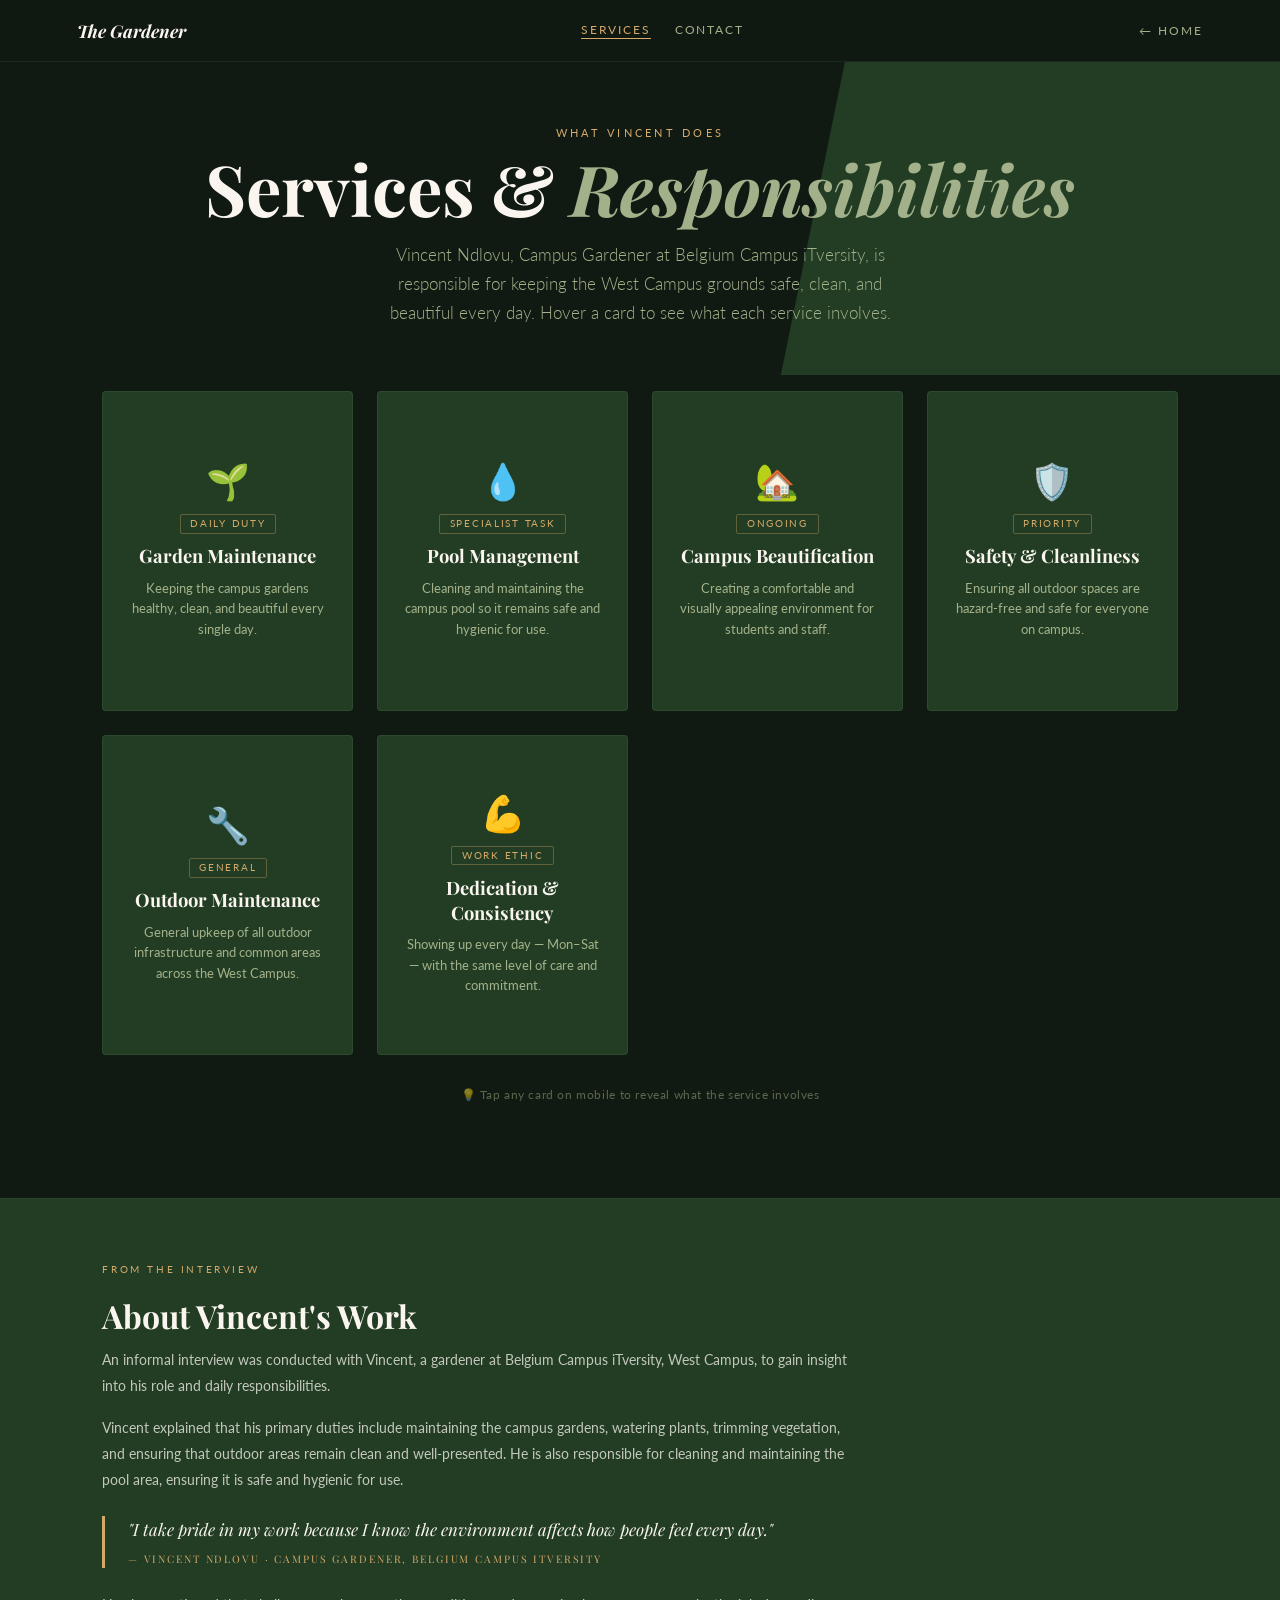
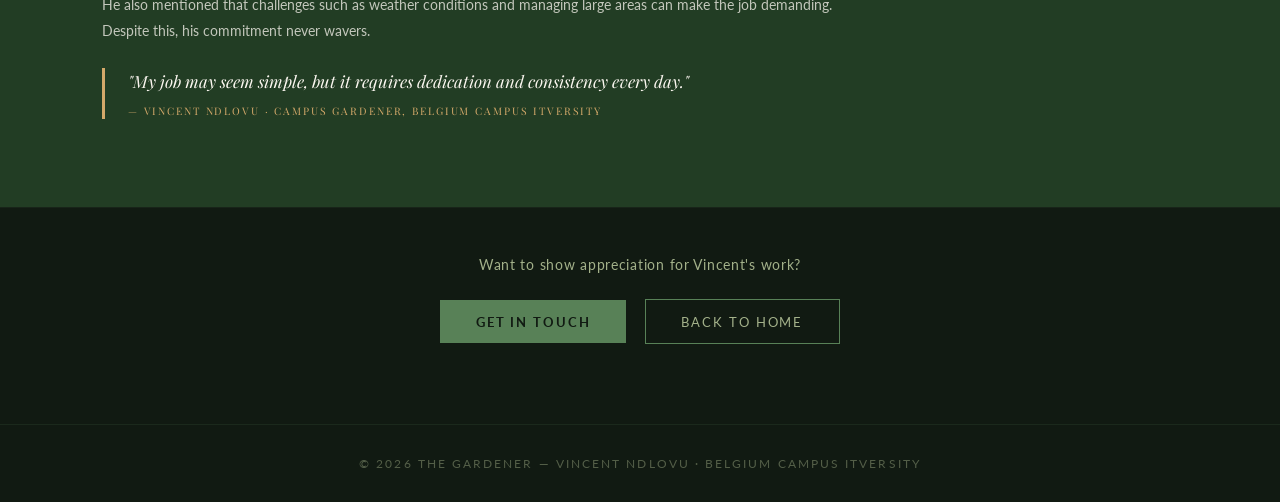
<file: services.html>
<!DOCTYPE html>
<html lang="en">
<head>
  <meta charset="UTF-8" />
  <meta name="viewport" content="width=device-width, initial-scale=1.0" />
  <title>Services — The Gardener · Vincent Ndlovu</title>
  <link rel="preconnect" href="https://fonts.googleapis.com" />
  <link rel="preconnect" href="https://fonts.gstatic.com" crossorigin />
  <link href="https://fonts.googleapis.com/css2?family=Playfair+Display:ital,wght@0,400;0,700;1,400;1,600&family=Lato:wght@300;400;700&display=swap" rel="stylesheet" />
  <style>
    *,*::before,*::after{box-sizing:border-box;margin:0;padding:0}
    :root{--moss:#3a5a40;--sage:#588157;--fern:#a3b18a;--cream:#faf6ef;--petal:#d4a96a;--dark2:#223d24;--dark3:#111a12;--font-display:'Playfair Display',serif;--font-body:'Lato',sans-serif;--ease-spring:cubic-bezier(.16,1,.3,1)}
    body{font-family:var(--font-body);background:var(--dark3);color:var(--cream);cursor:none;overflow-x:hidden;overflow-y:auto}
    a,button,input,textarea,select,label,[role="button"]{cursor:none!important}
    a:focus-visible,button:focus-visible{outline:3px solid var(--petal)!important;outline-offset:3px;border-radius:2px}
    .skip-link{position:absolute;top:-60px;left:1rem;background:var(--petal);color:var(--dark3);font-size:.78rem;font-weight:700;letter-spacing:.1em;text-transform:uppercase;text-decoration:none;padding:.6rem 1.2rem;border-radius:0 0 4px 4px;z-index:99999;transition:top .2s ease;cursor:auto!important}
    .skip-link:focus{top:0}

    /* CURSOR */
    #cursor{position:fixed;width:36px;height:36px;border:1.5px solid var(--sage);border-radius:50%;pointer-events:none;z-index:9999;transform:translate(-50%,-50%);transition:width .3s var(--ease-spring),height .3s var(--ease-spring),border-color .3s ease;mix-blend-mode:difference}
    #cursor-dot{position:fixed;width:6px;height:6px;background:var(--petal);border-radius:50%;pointer-events:none;z-index:10000;transform:translate(-50%,-50%)}

    /* TOPBAR */
    .topbar{position:sticky;top:0;z-index:500;display:flex;align-items:center;justify-content:space-between;padding:1.2rem clamp(1.5rem,6vw,5rem);background:rgba(17,26,18,.92);backdrop-filter:blur(12px);border-bottom:1px solid rgba(88,129,87,.15);gap:1.5rem}
    .topbar-brand{font-family:var(--font-display);font-size:1.1rem;font-weight:700;font-style:italic;color:var(--cream);text-decoration:none;flex-shrink:0}
    .topbar-nav{display:flex;gap:1.5rem;align-items:center}
    .topbar-link{font-size:.72rem;letter-spacing:.16em;text-transform:uppercase;color:var(--fern);text-decoration:none;transition:color .25s ease;padding-bottom:2px;border-bottom:1px solid transparent}
    .topbar-link:hover{color:var(--cream)}
    .topbar-link.active{color:var(--petal);border-bottom-color:var(--petal)}
    .topbar-back{font-size:.72rem;letter-spacing:.18em;text-transform:uppercase;color:var(--fern);text-decoration:none;transition:color .25s ease;flex-shrink:0}
    .topbar-back:hover{color:var(--petal)}

    /* PAGE HEADER */
    .page-header{padding:4rem clamp(1.5rem,8vw,8rem) 3rem;position:relative;overflow:hidden;text-align:center}
    .page-header::after{content:'';position:absolute;right:-10%;top:-20%;width:50%;height:140%;background:var(--dark2);clip-path:polygon(14% 0,100% 0,100% 100%,0% 100%);z-index:0}
    .page-header-content{position:relative;z-index:1}
    .page-eyebrow{font-size:.68rem;letter-spacing:.3em;text-transform:uppercase;color:var(--petal);margin-bottom:1rem}
    .page-title{font-family:var(--font-display);font-size:clamp(2.4rem,5.5vw,5rem);font-weight:700;line-height:.95;color:var(--cream);margin-bottom:1.2rem}
    .page-title em{color:var(--fern);font-style:italic}
    .page-subtitle{font-size:clamp(.88rem,1.4vw,1.05rem);color:var(--fern);font-weight:300;line-height:1.7;max-width:520px;margin:0 auto}

    /* ANIMATE ON SCROLL */
    .animate-on-scroll{opacity:0;transform:translateY(24px);transition:opacity .7s var(--ease-spring),transform .7s var(--ease-spring)}
    .animate-on-scroll.in-view{opacity:1;transform:translateY(0)}
    .delay-1{transition-delay:.1s}.delay-2{transition-delay:.2s}.delay-3{transition-delay:.3s}.delay-4{transition-delay:.4s}.delay-5{transition-delay:.5s}

    /* SERVICES GRID */
    #services{padding:0 clamp(1.5rem,8vw,8rem) 6rem;text-align:center}
    .services-grid{display:grid;grid-template-columns:repeat(auto-fill,minmax(240px,1fr));gap:1.5rem;margin-top:1rem}
    .flip-card{height:320px;perspective:1000px;cursor:none}
    .flip-card-inner{position:relative;width:100%;height:100%;transition:transform .65s var(--ease-spring);transform-style:preserve-3d}
    .flip-card:hover .flip-card-inner,.flip-card.flipped .flip-card-inner{transform:rotateY(180deg)}
    .flip-card-front,.flip-card-back{position:absolute;inset:0;backface-visibility:hidden;border-radius:4px;padding:2rem 1.6rem;display:flex;flex-direction:column;justify-content:center}
    .flip-card-front{background:var(--dark2);border:1px solid rgba(88,129,87,.2);align-items:center;text-align:center;gap:.6rem;transition:border-color .3s ease}
    .flip-card:hover .flip-card-front{border-color:var(--sage)}
    .flip-card-back{background:var(--moss);border:1px solid var(--sage);transform:rotateY(180deg)}
    .card-icon{font-size:2.2rem;line-height:1;display:block;margin-bottom:.4rem}
    .card-tag{font-size:.6rem;letter-spacing:.18em;text-transform:uppercase;color:var(--petal);border:1px solid rgba(212,169,106,.35);padding:.2rem .6rem;border-radius:2px;align-self:center}
    .flip-card-front h3{font-family:var(--font-display);font-size:1.15rem;font-weight:700;color:var(--cream)}
    .flip-card-front p{font-size:.8rem;color:var(--fern);line-height:1.6}
    .back-title{font-size:.65rem;letter-spacing:.2em;text-transform:uppercase;color:var(--petal);margin-bottom:1rem}
    .flip-card-back ul{list-style:none;display:flex;flex-direction:column;gap:.55rem}
    .flip-card-back ul li{font-size:.82rem;color:var(--cream);padding-left:1.2rem;position:relative;line-height:1.5}
    .flip-card-back ul li::before{content:'✦';position:absolute;left:0;color:var(--petal);font-size:.5rem;top:.2rem}
    .flip-tip{margin-top:2rem;font-size:.75rem;color:rgba(163,177,138,.5);letter-spacing:.05em}

    /* INTERVIEW SUMMARY SECTION */
    .interview-strip{background:var(--dark2);padding:4rem clamp(1.5rem,8vw,8rem);border-top:1px solid rgba(88,129,87,.12)}
    .interview-strip h2{font-family:var(--font-display);font-size:clamp(1.4rem,3vw,2rem);font-weight:700;color:var(--cream);margin-bottom:.6rem}
    .interview-strip .eyebrow-sub{font-size:.65rem;letter-spacing:.25em;text-transform:uppercase;color:var(--petal);margin-bottom:1.2rem;display:block}
    .interview-strip p{font-size:.9rem;color:rgba(250,246,239,.75);line-height:1.8;max-width:760px;margin-bottom:1rem}
    .interview-quote{border-left:3px solid var(--petal);padding-left:1.4rem;margin:1.5rem 0;font-family:var(--font-display);font-style:italic;font-size:1.05rem;color:var(--cream);line-height:1.6}
    .interview-quote cite{display:block;margin-top:.5rem;font-size:.65rem;letter-spacing:.18em;text-transform:uppercase;color:var(--petal);font-style:normal}

    /* CTA STRIP */
    .services-cta-strip{display:flex;align-items:center;justify-content:center;flex-wrap:wrap;gap:1.2rem;padding:3rem clamp(1.5rem,8vw,8rem) 5rem;border-top:1px solid rgba(88,129,87,.1)}
    .services-cta-strip p{font-size:.9rem;color:var(--fern);letter-spacing:.05em;width:100%;text-align:center;margin-bottom:.4rem}
    .btn-primary{display:inline-block;padding:.85rem 2.2rem;background:var(--sage);color:var(--dark3);font-family:var(--font-body);font-size:.8rem;font-weight:700;letter-spacing:.15em;text-transform:uppercase;text-decoration:none;transition:background .3s ease,transform .3s var(--ease-spring)}
    .btn-primary:hover{background:var(--petal);transform:translateY(-2px)}
    .btn-ghost{display:inline-block;padding:.85rem 2.2rem;border:1px solid var(--sage);color:var(--fern);font-family:var(--font-body);font-size:.8rem;font-weight:400;letter-spacing:.15em;text-transform:uppercase;text-decoration:none;transition:border-color .3s ease,color .3s ease,transform .3s var(--ease-spring)}
    .btn-ghost:hover{border-color:var(--petal);color:var(--petal);transform:translateY(-2px)}
    .site-footer{position:relative;z-index:1;text-align:center;padding:2rem 1rem;background:var(--dark3);border-top:1px solid rgba(88,129,87,.15);font-size:.72rem;letter-spacing:.18em;text-transform:uppercase;color:rgba(163,177,138,.45)}

    @media(max-width:640px){.topbar-nav{display:none}.services-grid{grid-template-columns:1fr}.flip-card{height:280px}}
  </style>
</head>
<body>
  <a href="#main-content" class="skip-link">Skip to main content</a>
  <div id="cursor"></div>
  <div id="cursor-dot"></div>

  <header class="topbar">
    <a href="index.html" class="topbar-brand">The Gardener</a>
    <nav class="topbar-nav" aria-label="Site navigation">
      <a href="services.html" class="topbar-link active">Services</a>
      <a href="contact_1.html" class="topbar-link">Contact</a>
    </nav>
    <a href="index.html" class="topbar-back">← Home</a>
  </header>

  <main id="main-content">

    <div class="page-header">
      <div class="page-header-content">
        <p class="page-eyebrow animate-on-scroll">What Vincent Does</p>
        <h1 class="page-title animate-on-scroll delay-1">Services &amp; <em>Responsibilities</em></h1>
        <p class="page-subtitle animate-on-scroll delay-2">
          Vincent Ndlovu, Campus Gardener at Belgium Campus iTversity, is responsible for keeping the West Campus grounds safe, clean, and beautiful every day. Hover a card to see what each service involves.
        </p>
      </div>
    </div>

    <!-- SERVICES CARD FLIP -->
    <section id="services">
      <div class="services-grid">

        <div class="flip-card animate-on-scroll delay-1" tabindex="0" role="button" aria-label="Garden Maintenance — tap to see details">
          <div class="flip-card-inner">
            <div class="flip-card-front">
              <span class="card-icon">🌱</span>
              <span class="card-tag">Daily Duty</span>
              <h3>Garden Maintenance</h3>
              <p>Keeping the campus gardens healthy, clean, and beautiful every single day.</p>
            </div>
            <div class="flip-card-back">
              <p class="back-title">What this involves</p>
              <ul>
                <li>Daily watering of all plants and flower beds</li>
                <li>Trimming and edging vegetation</li>
                <li>Pruning shrubs and trees</li>
                <li>Planting seasonal flowers</li>
                <li>Removing weeds and keeping areas tidy</li>
              </ul>
            </div>
          </div>
        </div>

        <div class="flip-card animate-on-scroll delay-2" tabindex="0" role="button" aria-label="Pool Management — tap to see details">
          <div class="flip-card-inner">
            <div class="flip-card-front">
              <span class="card-icon">💧</span>
              <span class="card-tag">Specialist Task</span>
              <h3>Pool Management</h3>
              <p>Cleaning and maintaining the campus pool so it remains safe and hygienic for use.</p>
            </div>
            <div class="flip-card-back">
              <p class="back-title">What this involves</p>
              <ul>
                <li>Daily cleaning and skimming</li>
                <li>Chemical and pH balancing</li>
                <li>Filter and pump inspections</li>
                <li>Safety compliance checks</li>
                <li>Seasonal pool preparation</li>
              </ul>
            </div>
          </div>
        </div>

        <div class="flip-card animate-on-scroll delay-3" tabindex="0" role="button" aria-label="Campus Beautification — tap to see details">
          <div class="flip-card-inner">
            <div class="flip-card-front">
              <span class="card-icon">🏡</span>
              <span class="card-tag">Ongoing</span>
              <h3>Campus Beautification</h3>
              <p>Creating a comfortable and visually appealing environment for students and staff.</p>
            </div>
            <div class="flip-card-back">
              <p class="back-title">What this involves</p>
              <ul>
                <li>Pathway and entrance upkeep</li>
                <li>Seasonal plant displays</li>
                <li>Outdoor furniture cleaning</li>
                <li>Signage surrounds tidying</li>
                <li>Event space preparation</li>
              </ul>
            </div>
          </div>
        </div>

        <div class="flip-card animate-on-scroll delay-4" tabindex="0" role="button" aria-label="Safety and Cleanliness — tap to see details">
          <div class="flip-card-inner">
            <div class="flip-card-front">
              <span class="card-icon">🛡️</span>
              <span class="card-tag">Priority</span>
              <h3>Safety &amp; Cleanliness</h3>
              <p>Ensuring all outdoor spaces are hazard-free and safe for everyone on campus.</p>
            </div>
            <div class="flip-card-back">
              <p class="back-title">What this involves</p>
              <ul>
                <li>Removing trip hazards daily</li>
                <li>Clearing leaves and debris</li>
                <li>Waste removal and sorting</li>
                <li>Reporting maintenance faults</li>
                <li>Wet surface hazard marking</li>
              </ul>
            </div>
          </div>
        </div>

        <div class="flip-card animate-on-scroll delay-1" tabindex="0" role="button" aria-label="Outdoor Maintenance — tap to see details">
          <div class="flip-card-inner">
            <div class="flip-card-front">
              <span class="card-icon">🔧</span>
              <span class="card-tag">General</span>
              <h3>Outdoor Maintenance</h3>
              <p>General upkeep of all outdoor infrastructure and common areas across the West Campus.</p>
            </div>
            <div class="flip-card-back">
              <p class="back-title">What this involves</p>
              <ul>
                <li>Mowing and lawn edging</li>
                <li>Keeping walkways clear</li>
                <li>Maintaining outdoor furniture</li>
                <li>Checking irrigation systems</li>
                <li>Reporting structural issues</li>
              </ul>
            </div>
          </div>
        </div>

        <div class="flip-card animate-on-scroll delay-2" tabindex="0" role="button" aria-label="Dedication and Consistency — tap to see details">
          <div class="flip-card-inner">
            <div class="flip-card-front">
              <span class="card-icon">💪</span>
              <span class="card-tag">Work Ethic</span>
              <h3>Dedication &amp; Consistency</h3>
              <p>Showing up every day — Mon–Sat — with the same level of care and commitment.</p>
            </div>
            <div class="flip-card-back">
              <p class="back-title">In Vincent's words</p>
              <ul>
                <li>Working Mon–Fri: 06:00–16:00</li>
                <li>Working Sat: 07:00–12:00</li>
                <li>Managing large outdoor areas daily</li>
                <li>Adapting to weather challenges</li>
                <li>"My job requires dedication and consistency every day."</li>
              </ul>
            </div>
          </div>
        </div>

      </div>
      <p class="flip-tip animate-on-scroll delay-5">💡 Tap any card on mobile to reveal what the service involves</p>
    </section>

    <!-- INTERVIEW SUMMARY -->
    <div class="interview-strip animate-on-scroll">
      <span class="eyebrow-sub">From the Interview</span>
      <h2>About Vincent's Work</h2>
      <p>An informal interview was conducted with Vincent, a gardener at Belgium Campus iTversity, West Campus, to gain insight into his role and daily responsibilities.</p>
      <p>Vincent explained that his primary duties include maintaining the campus gardens, watering plants, trimming vegetation, and ensuring that outdoor areas remain clean and well-presented. He is also responsible for cleaning and maintaining the pool area, ensuring it is safe and hygienic for use.</p>
      <div class="interview-quote">
        "I take pride in my work because I know the environment affects how people feel every day."
        <cite>— Vincent Ndlovu · Campus Gardener, Belgium Campus iTversity</cite>
      </div>
      <p>He also mentioned that challenges such as weather conditions and managing large areas can make the job demanding. Despite this, his commitment never wavers.</p>
      <div class="interview-quote">
        "My job may seem simple, but it requires dedication and consistency every day."
        <cite>— Vincent Ndlovu · Campus Gardener, Belgium Campus iTversity</cite>
      </div>
    </div>

    <div class="services-cta-strip animate-on-scroll">
      <p>Want to show appreciation for Vincent's work?</p>
      <a href="contact_1.html" class="btn-primary">Get in Touch</a>
      <a href="index.html" class="btn-ghost">Back to Home</a>
    </div>

  </main>

  <footer class="site-footer">
    <p>© 2026 The Gardener — Vincent Ndlovu · Belgium Campus iTversity</p>
  </footer>

  <script>
  'use strict';

  /* CUSTOM CURSOR */
  (function(){
    const ring=document.getElementById('cursor'),dot=document.getElementById('cursor-dot');
    let mx=-100,my=-100,cx=-100,cy=-100;
    document.addEventListener('mousemove',e=>{mx=e.clientX;my=e.clientY;});
    (function loop(){cx+=(mx-cx)*.15;cy+=(my-cy)*.15;ring.style.left=cx+'px';ring.style.top=cy+'px';dot.style.left=mx+'px';dot.style.top=my+'px';requestAnimationFrame(loop);})();
    document.querySelectorAll('a,button').forEach(el=>{
      el.addEventListener('mouseenter',()=>{ring.style.width='60px';ring.style.height='60px';ring.style.borderColor='var(--petal)';});
      el.addEventListener('mouseleave',()=>{ring.style.width='36px';ring.style.height='36px';ring.style.borderColor='var(--sage)';});
    });
  })();

  /* ANIMATE ON SCROLL */
  (function(){
    const els=document.querySelectorAll('.animate-on-scroll');if(!els.length)return;
    const obs=new IntersectionObserver(entries=>entries.forEach(e=>{if(e.isIntersecting){e.target.classList.add('in-view');obs.unobserve(e.target);}}),{threshold:.15});
    els.forEach(el=>obs.observe(el));
  })();

  /* FLIP CARDS */
  (function(){
    const ring=document.getElementById('cursor');
    document.querySelectorAll('.flip-card').forEach(card=>{
      card.addEventListener('click',()=>card.classList.toggle('flipped'));
      card.addEventListener('keydown',e=>{if(e.key==='Enter'||e.key===' '){e.preventDefault();card.classList.toggle('flipped');}});
      card.addEventListener('mouseenter',()=>{if(ring){ring.style.width='60px';ring.style.height='60px';ring.style.borderColor='var(--petal)';}});
      card.addEventListener('mouseleave',()=>{if(ring){ring.style.width='36px';ring.style.height='36px';ring.style.borderColor='var(--sage)';}});
    });
  })();
  </script>
</body>
</html>
</file>
<file: style.css>
/*
  style.css — The Gardener Portfolio · Hero Section
  ================================================== */

/* — Reset & Box model ——————————————————————————— */
*, *::before, *::after {
  box-sizing: border-box;
  margin: 0;
  padding: 0;
}

/* — Accessibility: Skip link ————————————————————*/
.skip-link {
  position: absolute;
  top: -60px;
  left: 1rem;
  background: var(--petal);
  color: var(--dark3);
  font-size: 0.78rem;
  font-weight: 700;
  letter-spacing: 0.1em;
  text-transform: uppercase;
  text-decoration: none;
  padding: 0.6rem 1.2rem;
  border-radius: 0 0 4px 4px;
  z-index: 99999;
  transition: top 0.2s ease;
}

.skip-link:focus {
  top: 0;
  outline: 3px solid var(--cream);
  outline-offset: 2px;
}

/* — Accessibility: Focus styles ————————————————*/
a:focus-visible,
button:focus-visible,
input:focus-visible,
textarea:focus-visible,
select:focus-visible {
  outline: 3px solid var(--petal) !important;
  outline-offset: 3px;
  border-radius: 2px;
}

/* Override cursor:none on skip link so keyboard users
   always get the default pointer when tabbing */
.skip-link { cursor: auto !important; }

/* — Design tokens ——————————————————————————————— */
:root {
  --moss:   #3a5a40;
  --sage:   #588157;
  --fern:   #a3b18a;
  --cream:  #faf6ef;
  --soil:   #6b4f3a;
  --petal:  #d4a96a;
  --dark:   #1a2b1c;
  --dark2:  #223d24;
  --dark3:  #111a12;

  --font-display: 'Playfair Display', serif;
  --font-body:    'Lato', sans-serif;

  --ease-spring: cubic-bezier(.16, 1, .3, 1);
}

/* — Base ————————————————————————————————————————*/
html, body {
  height: 100%;
  overflow: hidden;
}

body {
  font-family: var(--font-body);
  background: var(--dark3);
  color: var(--cream);
  cursor: none;
  overflow-x: hidden;
  overflow-y: auto;
}

/* Force custom cursor on ALL interactive elements */
a, button, input, textarea, select, label, [role="button"] {
  cursor: none !important;
}

/* — Custom Cursor ———————————————————————————————*/
#cursor {
  position: fixed;
  width: 36px;
  height: 36px;
  border: 1.5px solid var(--sage);
  border-radius: 50%;
  pointer-events: none;
  z-index: 9999;
  transform: translate(-50%, -50%);
  transition: width 0.3s var(--ease-spring),
              height 0.3s var(--ease-spring),
              border-color 0.3s ease,
              opacity 0.3s ease;
  mix-blend-mode: difference;
}

#cursor-dot {
  position: fixed;
  width: 6px;
  height: 6px;
  background: var(--petal);
  border-radius: 50%;
  pointer-events: none;
  z-index: 10000;
  transform: translate(-50%, -50%);
}

body:hover #cursor { opacity: 1; }

a:hover ~ #cursor,
button:hover ~ #cursor {
  width: 60px;
  height: 60px;
  border-color: var(--petal);
}

/* — Particle canvas ————————————————————————————*/
#bg-canvas {
  position: fixed;
  inset: 0;
  z-index: 0;
  pointer-events: none;
}

/* — HERO SECTION ————————————————————————————————*/
.hero {
  position: relative;
  width: 100vw;
  height: 100vh;
  display: flex;
  align-items: center;
  overflow: hidden;
  z-index: 1;
}

/* Diagonal right panel */
.stripe {
  position: absolute;
  right: -5%;
  top: 0;
  width: 52%;
  height: 100%;
  background: var(--dark2);
  clip-path: polygon(12% 0, 100% 0, 100% 100%, 0% 100%);
  z-index: 0;
}

/* Season badge */
.season {
  position: absolute;
  top: 2.5rem;
  right: 3rem;
  font-family: var(--font-body);
  font-size: 0.7rem;
  letter-spacing: 0.25em;
  text-transform: uppercase;
  color: var(--fern);
  z-index: 10;
}
.season span {
  color: var(--petal);
  font-weight: 700;
}

/* Botanical leaf panel */
.leaf-panel {
  position: absolute;
  right: 6%;
  top: 50%;
  transform: translateY(-50%);
  width: 280px;
  height: 420px;
  z-index: 5;
  opacity: 0;
  animation: fadeInPanel 1.2s var(--ease-spring) 0.6s forwards;
}

@keyframes fadeInPanel {
  to { opacity: 1; }
}

.leaf-panel svg {
  width: 100%;
  height: 100%;
}

/* SVG draw-on paths */
.draw-stem {
  stroke-dasharray: 400;
  stroke-dashoffset: 400;
  animation: drawPath 1.8s var(--ease-spring) 1s forwards;
}

.draw-branch {
  stroke-dasharray: 200;
  stroke-dashoffset: 200;
  animation: drawPath 1.2s var(--ease-spring) 1.6s forwards;
}

.draw-leaf {
  opacity: 0;
  animation: fadeIn 0.8s ease 2.2s forwards;
}

@keyframes drawPath {
  to { stroke-dashoffset: 0; }
}
@keyframes fadeIn {
  to { opacity: 1; }
}

/* Hero content */
.hero-content {
  position: relative;
  z-index: 10;
  padding-left: clamp(2rem, 8vw, 8rem);
  max-width: 55%;
}

.eyebrow {
  font-size: 0.7rem;
  letter-spacing: 0.3em;
  text-transform: uppercase;
  color: var(--petal);
  margin-bottom: 1.5rem;
  opacity: 0;
  transform: translateY(12px);
  animation: slideUp 0.8s var(--ease-spring) 0.2s forwards;
}

.hero-title {
  font-family: var(--font-display);
  line-height: 0.92;
  margin-bottom: 1.8rem;
}

.line-one {
  display: block;
  font-size: clamp(3.5rem, 8vw, 7rem);
  font-weight: 400;
  font-style: italic;
  color: var(--fern);
  opacity: 0;
  transform: translateY(20px);
  animation: slideUp 0.9s var(--ease-spring) 0.35s forwards;
}

.line-two {
  display: block;
  font-size: clamp(5rem, 12vw, 11rem);
  font-weight: 700;
  color: var(--cream);
  letter-spacing: -0.02em;
  opacity: 0;
  transform: translateY(20px);
  animation: slideUp 0.9s var(--ease-spring) 0.5s forwards;
}

.hero-subtitle {
  font-size: clamp(0.9rem, 1.5vw, 1.1rem);
  color: var(--fern);
  font-weight: 300;
  line-height: 1.7;
  min-height: 2.4em;
  margin-bottom: 2.5rem;
  opacity: 0;
  animation: fadeIn 0.8s ease 1.4s forwards;
}

.hero-cta {
  display: flex;
  gap: 1.2rem;
  align-items: center;
  opacity: 0;
  transform: translateY(12px);
  animation: slideUp 0.8s var(--ease-spring) 1.6s forwards;
}

.btn-primary {
  display: inline-block;
  padding: 0.85rem 2.2rem;
  background: var(--sage);
  color: var(--dark3);
  font-family: var(--font-body);
  font-size: 0.8rem;
  font-weight: 700;
  letter-spacing: 0.15em;
  text-transform: uppercase;
  text-decoration: none;
  transition: background 0.3s ease, transform 0.3s var(--ease-spring);
}
.btn-primary:hover {
  background: var(--petal);
  transform: translateY(-2px);
}

.btn-ghost {
  display: inline-block;
  padding: 0.85rem 2.2rem;
  border: 1px solid var(--sage);
  color: var(--fern);
  font-family: var(--font-body);
  font-size: 0.8rem;
  font-weight: 400;
  letter-spacing: 0.15em;
  text-transform: uppercase;
  text-decoration: none;
  transition: border-color 0.3s ease, color 0.3s ease, transform 0.3s var(--ease-spring);
}
.btn-ghost:hover {
  border-color: var(--petal);
  color: var(--petal);
  transform: translateY(-2px);
}

/* Scroll cue */
.scroll-cue {
  position: absolute;
  bottom: 2.5rem;
  left: clamp(2rem, 8vw, 8rem);
  display: flex;
  align-items: center;
  gap: 1rem;
  z-index: 10;
  opacity: 0;
  animation: fadeIn 1s ease 2.4s forwards;
}

.scroll-cue span {
  font-size: 0.65rem;
  letter-spacing: 0.25em;
  text-transform: uppercase;
  color: var(--fern);
}

.scroll-line {
  width: 50px;
  height: 1px;
  background: var(--sage);
  position: relative;
  overflow: hidden;
}
.scroll-line::after {
  content: '';
  position: absolute;
  left: -100%;
  top: 0;
  width: 100%;
  height: 100%;
  background: var(--petal);
  animation: scanLine 2s ease-in-out 2.6s infinite;
}
@keyframes scanLine {
  0%   { left: -100%; }
  50%  { left: 0; }
  100% { left: 100%; }
}

/* — STATS STRIP ————————————————————————————————*/
.stats-strip {
  position: relative;
  z-index: 1;
  display: flex;
  justify-content: space-around;
  align-items: center;
  padding: 4rem 8vw;
  background: var(--moss);
  border-top: 1px solid rgba(255,255,255,0.06);
}

.stat {
  text-align: center;
}

.stat-number {
  display: block;
  font-family: var(--font-display);
  font-size: clamp(2.8rem, 5vw, 4.5rem);
  font-weight: 700;
  color: var(--cream);
  line-height: 1;
}

.stat-label {
  display: block;
  font-size: 0.7rem;
  letter-spacing: 0.2em;
  text-transform: uppercase;
  color: var(--fern);
  margin-top: 0.5rem;
}

/* — Shared keyframes ——————————————————————————*/
@keyframes slideUp {
  to {
    opacity: 1;
    transform: translateY(0);
  }
}

/* =====================================================
   FUN FACTS — inside stats strip
===================================================== */
.fun-facts-strip {
  width: 100%;
  padding-top: 3rem;
  border-top: 1px solid rgba(255,255,255,0.07);
  margin-top: 3rem;
}

.fun-facts-heading {
  font-size: 0.68rem;
  letter-spacing: 0.28em;
  text-transform: uppercase;
  color: var(--petal);
  margin-bottom: 1.5rem;
  text-align: center;
}

.fun-facts-grid {
  display: flex;
  gap: 1rem;
  justify-content: center;
  flex-wrap: wrap;
}

.fact-card {
  position: relative;
  width: 160px;
  height: 160px;
  cursor: none;
  perspective: 800px;
}

.fact-front,
.fact-back {
  position: absolute;
  inset: 0;
  border-radius: 4px;
  backface-visibility: hidden;
  transition: transform 0.6s var(--ease-spring);
  display: flex;
  flex-direction: column;
  align-items: center;
  justify-content: center;
  padding: 1rem;
  text-align: center;
}

.fact-front {
  background: rgba(88,129,87,0.12);
  border: 1px solid rgba(88,129,87,0.3);
  transform: rotateY(0deg);
  gap: 0.6rem;
}

.fact-front .fact-icon {
  font-size: 1.6rem;
  line-height: 1;
}

.fact-front span:last-child {
  font-size: 0.68rem;
  letter-spacing: 0.15em;
  text-transform: uppercase;
  color: var(--fern);
}

.fact-back {
  background: var(--moss);
  border: 1px solid var(--sage);
  transform: rotateY(180deg);
  font-size: 0.78rem;
  line-height: 1.55;
  color: var(--cream);
}

.fact-card.flipped .fact-front { transform: rotateY(-180deg); }
.fact-card.flipped .fact-back  { transform: rotateY(0deg); }

/* =====================================================
   CAREER SECTION
===================================================== */
.career-section {
  padding: 0 clamp(1.5rem, 8vw, 8rem) 6rem;
  background: var(--dark3);
  position: relative;
}

.section-header {
  position: sticky;
  top: 0;
  z-index: 100;
  text-align: center;
  padding: 2rem 1rem 1.8rem;
  margin-bottom: 3rem;
  background: inherit;
  /* frosted glass effect */
  backdrop-filter: blur(10px);
  -webkit-backdrop-filter: blur(10px);
  /* subtle bottom border */
  border-bottom: 1px solid rgba(255, 255, 255, 0.06);
}

/* Floating entrance animation */
.section-header.float-in {
  animation: floatIn 0.7s var(--ease-spring) forwards;
}

@keyframes floatIn {
  from {
    opacity: 0;
    transform: translateY(-16px);
  }
  to {
    opacity: 1;
    transform: translateY(0);
  }
}

.section-eyebrow {
  font-size: 0.68rem;
  letter-spacing: 0.28em;
  text-transform: uppercase;
  color: var(--petal);
  margin-bottom: 0.6rem;
  opacity: 0.85;
  transition: opacity 0.3s ease;
}

.section-header:hover .section-eyebrow {
  opacity: 1;
}

.section-title {
  font-family: var(--font-display);
  font-size: clamp(1.6rem, 3.5vw, 2.6rem);
  font-weight: 700;
  color: var(--cream);
  letter-spacing: -0.01em;
}

/* Vertical spine */
.career-track {
  position: relative;
  max-width: 860px;
  margin: 0 auto;
}

.career-spine {
  position: absolute;
  left: 50%;
  top: 0;
  bottom: 0;
  width: 1px;
  background: linear-gradient(to bottom, transparent, var(--sage) 8%, var(--sage) 92%, transparent);
  transform: translateX(-50%);
}

/* Each milestone row */
.milestone {
  display: flex;
  align-items: flex-start;
  margin-bottom: 3.5rem;
  position: relative;
  opacity: 0;
  transform: translateY(24px);
  transition: opacity 0.7s var(--ease-spring), transform 0.7s var(--ease-spring);
}

.milestone.visible {
  opacity: 1;
  transform: translateY(0);
}

.milestone.left  { flex-direction: row; }
.milestone.right { flex-direction: row-reverse; }

/* Dot on the spine */
.milestone-dot {
  position: absolute;
  left: 50%;
  top: 1.4rem;
  width: 12px;
  height: 12px;
  background: var(--sage);
  border: 2px solid var(--dark3);
  border-radius: 50%;
  transform: translate(-50%, -50%);
  transition: background 0.3s ease, transform 0.3s var(--ease-spring);
  z-index: 2;
}

.milestone.active .milestone-dot {
  background: var(--petal);
  width: 16px;
  height: 16px;
}

.milestone:hover .milestone-dot {
  transform: translate(-50%, -50%) scale(1.4);
}

/* Card */
.milestone-card {
  width: calc(50% - 2.5rem);
  background: var(--dark2);
  border: 1px solid rgba(88,129,87,0.2);
  border-radius: 4px;
  padding: 1.4rem 1.6rem;
  transition: border-color 0.3s ease, transform 0.3s var(--ease-spring);
}

.milestone.left  .milestone-card { margin-right: auto; }
.milestone.right .milestone-card { margin-left: auto; }

.milestone-card:hover {
  border-color: var(--sage);
  transform: translateY(-3px);
}

.milestone.active .milestone-card {
  border-color: var(--petal);
}

.m-year {
  display: inline-block;
  font-size: 0.65rem;
  letter-spacing: 0.2em;
  text-transform: uppercase;
  color: var(--petal);
  margin-bottom: 0.5rem;
}

.m-role {
  font-family: var(--font-display);
  font-size: 1.1rem;
  font-weight: 700;
  color: var(--cream);
  margin-bottom: 0.3rem;
}

.m-place {
  font-size: 0.75rem;
  color: var(--fern);
  margin-bottom: 0.8rem;
  letter-spacing: 0.05em;
}

.m-desc {
  font-size: 0.82rem;
  color: rgba(250,246,239,0.7);
  line-height: 1.65;
  margin-bottom: 1rem;
}

.m-tags {
  display: flex;
  flex-wrap: wrap;
  gap: 0.4rem;
}

.m-tags span {
  font-size: 0.62rem;
  letter-spacing: 0.12em;
  text-transform: uppercase;
  padding: 0.25rem 0.6rem;
  border: 1px solid rgba(88,129,87,0.4);
  color: var(--fern);
  border-radius: 2px;
}

/* =====================================================
   QUOTE WALL — carousel
===================================================== */
.quote-section {
  padding: 0 clamp(1.5rem, 8vw, 8rem) 6rem;
  background: var(--dark2);
  position: relative;
}

.quote-carousel {
  max-width: 760px;
  margin: 0 auto;
  position: relative;
}

.quote-track {
  position: relative;
  min-height: 220px;
}

.quote-slide {
  position: absolute;
  inset: 0;
  display: flex;
  align-items: center;
  justify-content: center;
  opacity: 0;
  transform: translateX(40px);
  transition: opacity 0.55s var(--ease-spring), transform 0.55s var(--ease-spring);
  pointer-events: none;
}

.quote-slide.active {
  opacity: 1;
  transform: translateX(0);
  pointer-events: auto;
  position: relative;
}

.quote-slide.exit-left {
  opacity: 0;
  transform: translateX(-40px);
}

blockquote {
  text-align: center;
  padding: 0 1rem;
}

.q-text {
  font-family: var(--font-display);
  font-size: clamp(1.1rem, 2.5vw, 1.5rem);
  font-style: italic;
  color: var(--cream);
  line-height: 1.6;
  margin-bottom: 1.5rem;
}

.q-author {
  font-size: 0.75rem;
  letter-spacing: 0.2em;
  text-transform: uppercase;
  color: var(--petal);
  font-style: normal;
}

/* Controls */
.quote-controls {
  display: flex;
  align-items: center;
  justify-content: center;
  gap: 1.5rem;
  margin-top: 2.5rem;
}

.q-btn {
  background: none;
  border: 1px solid var(--sage);
  color: var(--fern);
  width: 44px;
  height: 44px;
  border-radius: 50%;
  font-size: 1.1rem;
  display: flex;
  align-items: center;
  justify-content: center;
  transition: background 0.25s ease, border-color 0.25s ease,
              color 0.25s ease, transform 0.25s var(--ease-spring);
  cursor: none;
}

.q-btn:hover {
  background: var(--sage);
  color: var(--dark3);
  border-color: var(--sage);
  transform: scale(1.1);
}

.q-dots {
  display: flex;
  gap: 0.5rem;
  align-items: center;
}

.q-dot {
  width: 6px;
  height: 6px;
  border-radius: 50%;
  background: rgba(88,129,87,0.35);
  border: none;
  padding: 0;
  cursor: none;
  transition: background 0.3s ease, transform 0.3s var(--ease-spring);
}

.q-dot.active {
  background: var(--petal);
  transform: scale(1.4);
}

/* =====================================================
   SIDEBAR NAVIGATION
===================================================== */
.sidebar {
  position: fixed;
  left: 0;
  top: 0;
  height: 100vh;
  width: 210px;
  background: rgba(17, 26, 18, 0.96);
  backdrop-filter: blur(16px);
  -webkit-backdrop-filter: blur(16px);
  border-right: 1px solid rgba(88, 129, 87, 0.2);
  z-index: 8000;
  display: flex;
  flex-direction: column;
  align-items: flex-start;
  padding: 1.5rem 0 1.5rem;
  transform: translateX(-100%);
  transition: transform 0.45s var(--ease-spring);
  overflow: hidden;
}

.sidebar.open {
  transform: translateX(0);
}

/* Dim overlay */
.sidebar-overlay {
  position: fixed;
  inset: 0;
  background: rgba(0, 0, 0, 0.45);
  z-index: 7999;
  opacity: 0;
  pointer-events: none;
  transition: opacity 0.4s ease;
}

.sidebar-overlay.visible {
  opacity: 1;
  pointer-events: auto;
}

/* Toggle button — fixed, always visible */
.sidebar-toggle {
  position: fixed;
  top: 1.4rem;
  left: 1.4rem;
  z-index: 9000;
  background: rgba(17, 26, 18, 0.85);
  border: 1px solid rgba(88, 129, 87, 0.35);
  border-radius: 4px;
  padding: 0.5rem;
  display: flex;
  align-items: center;
  justify-content: center;
  width: 42px;
  height: 42px;
  cursor: none;
  transition: background 0.25s ease, border-color 0.25s ease,
              transform 0.25s var(--ease-spring);
}

.sidebar-toggle:hover {
  background: rgba(88, 129, 87, 0.2);
  border-color: var(--sage);
  transform: scale(1.06);
}

.toggle-icon {
  display: flex;
  flex-direction: column;
  gap: 5px;
  width: 22px;
}

.toggle-icon span {
  display: block;
  height: 1.5px;
  background: var(--fern);
  border-radius: 2px;
  transition: transform 0.35s var(--ease-spring),
              opacity 0.25s ease,
              width 0.35s var(--ease-spring);
  transform-origin: left center;
}

.toggle-icon span:nth-child(2) { width: 14px; }
.toggle-icon span:nth-child(3) { width: 18px; }

/* Hamburger → X when open */
.sidebar-toggle.is-open .toggle-icon span:nth-child(1) {
  transform: rotate(45deg) translateY(-1px);
  width: 22px;
}
.sidebar-toggle.is-open .toggle-icon span:nth-child(2) {
  opacity: 0;
  transform: translateX(-6px);
}
.sidebar-toggle.is-open .toggle-icon span:nth-child(3) {
  transform: rotate(-45deg) translateY(1px);
  width: 22px;
}

/* Nav list */
.sidebar-nav {
  list-style: none;
  width: 100%;
  display: flex;
  flex-direction: column;
  gap: 0.3rem;
  flex: 1;
  padding-top: 4.5rem;
}

/* Each link */
.sidebar-link {
  display: flex;
  align-items: center;
  gap: 1rem;
  width: 100%;
  padding: 0.75rem 1.5rem 0.75rem 1.4rem;
  text-decoration: none;
  color: var(--fern);
  font-size: 0.72rem;
  letter-spacing: 0.14em;
  text-transform: uppercase;
  white-space: nowrap;
  border-left: 2px solid transparent;
  transition: color 0.25s ease,
              border-color 0.25s ease,
              background 0.25s ease;
  position: relative;
}

.sidebar-link:hover {
  color: var(--cream);
  background: rgba(88, 129, 87, 0.1);
}

.sidebar-link.active {
  color: var(--petal);
  border-left-color: var(--petal);
}

/* Hexagon icon dot */
.nav-icon {
  font-size: 0.65rem;
  color: inherit;
  flex-shrink: 0;
  width: 20px;
  text-align: center;
  transition: transform 0.3s var(--ease-spring);
}

.sidebar-link:hover .nav-icon,
.sidebar-link.active .nav-icon {
  transform: scale(1.3);
}

/* Label — fades in with the sidebar */
.nav-label {
  opacity: 0;
  transform: translateX(-10px);
  transition: opacity 0.3s ease 0.15s,
              transform 0.4s var(--ease-spring) 0.15s;
  pointer-events: none;
}

.sidebar.open .nav-label {
  opacity: 1;
  transform: translateX(0);
  pointer-events: auto;
}

/* Bottom brand mark */
.sidebar-brand {
  font-family: var(--font-display);
  font-size: 0.75rem;
  font-weight: 700;
  color: rgba(163, 177, 138, 0.5);
  letter-spacing: 0.12em;
  white-space: nowrap;
  padding-left: 1.1rem;
  opacity: 0;
  transition: opacity 0.3s ease 0.2s;
}

.sidebar.open .sidebar-brand {
  opacity: 1;
}

/* Offset page content so sidebar doesn't cover hero text */
.hero-content {
  padding-left: clamp(5rem, 10vw, 10rem);
}

/* — FOOTER ——————————————————————————————————————*/
.site-footer {
  position: relative;
  z-index: 1;
  text-align: center;
  padding: 2rem 1rem;
  background: var(--dark3);
  border-top: 1px solid rgba(88, 129, 87, 0.15);
  font-size: 0.72rem;
  letter-spacing: 0.18em;
  text-transform: uppercase;
  color: rgba(163, 177, 138, 0.45);
}

/* Responsive — stack career spine on small screens */
@media (max-width: 640px) {
  .career-spine { left: 1.2rem; }
  .milestone { flex-direction: column !important; padding-left: 3rem; }
  .milestone-dot { left: 1.2rem; }
  .milestone-card { width: 100%; margin: 0 !important; }
  .stats-strip { flex-wrap: wrap; gap: 2rem; }
  .fun-facts-grid { gap: 0.8rem; }
  .fact-card { width: 140px; height: 140px; }
  .sidebar { width: 52px; }
  .sidebar.open { width: 190px; }
}

/* — SERVICES PAGE ————————————————————————————————*/

/* Shared page sections used by services & contact_1 */
.section-eyebrow {
  font-size: 0.68rem;
  letter-spacing: 0.28em;
  text-transform: uppercase;
  color: var(--petal);
  margin-bottom: 0.8rem;
}

.section-sub {
  font-size: clamp(0.88rem, 1.3vw, 1rem);
  color: var(--fern);
  font-weight: 300;
  line-height: 1.7;
  max-width: 560px;
  margin: 0 auto 3rem;
  text-align: center;
}

/* Animate on scroll */
.animate-on-scroll {
  opacity: 0;
  transform: translateY(24px);
  transition: opacity 0.7s var(--ease-spring), transform 0.7s var(--ease-spring);
}
.animate-on-scroll.in-view { opacity: 1; transform: translateY(0); }
.delay-1 { transition-delay: 0.1s; }
.delay-2 { transition-delay: 0.2s; }
.delay-3 { transition-delay: 0.3s; }
.delay-4 { transition-delay: 0.4s; }
.delay-5 { transition-delay: 0.5s; }

/* Services grid */
#services {
  padding: 0 clamp(1.5rem, 8vw, 8rem) 6rem;
  text-align: center;
}

.services-grid {
  display: grid;
  grid-template-columns: repeat(auto-fill, minmax(240px, 1fr));
  gap: 1.5rem;
  margin-top: 1rem;
}

/* Flip card */
.flip-card {
  height: 320px;
  perspective: 1000px;
  cursor: none;
}

.flip-card-inner {
  position: relative;
  width: 100%;
  height: 100%;
  transition: transform 0.65s var(--ease-spring);
  transform-style: preserve-3d;
}

.flip-card:hover .flip-card-inner,
.flip-card.flipped .flip-card-inner {
  transform: rotateY(180deg);
}

.flip-card-front,
.flip-card-back {
  position: absolute;
  inset: 0;
  backface-visibility: hidden;
  border-radius: 4px;
  padding: 2rem 1.6rem;
  display: flex;
  flex-direction: column;
  justify-content: center;
}

.flip-card-front {
  background: var(--dark2);
  border: 1px solid rgba(88,129,87,0.2);
  align-items: center;
  text-align: center;
  gap: 0.6rem;
  transition: border-color 0.3s ease;
}
.flip-card:hover .flip-card-front { border-color: var(--sage); }

.flip-card-back {
  background: var(--moss);
  border: 1px solid var(--sage);
  transform: rotateY(180deg);
}

.card-icon {
  font-size: 2.2rem;
  line-height: 1;
  display: block;
  margin-bottom: 0.4rem;
}

.card-tag {
  font-size: 0.6rem;
  letter-spacing: 0.18em;
  text-transform: uppercase;
  color: var(--petal);
  border: 1px solid rgba(212,169,106,0.35);
  padding: 0.2rem 0.6rem;
  border-radius: 2px;
  align-self: center;
}

.flip-card-front h3 {
  font-family: var(--font-display);
  font-size: 1.15rem;
  font-weight: 700;
  color: var(--cream);
}

.flip-card-front p {
  font-size: 0.8rem;
  color: var(--fern);
  line-height: 1.6;
}

.back-title {
  font-size: 0.65rem;
  letter-spacing: 0.2em;
  text-transform: uppercase;
  color: var(--petal);
  margin-bottom: 1rem;
}

.flip-card-back ul {
  list-style: none;
  display: flex;
  flex-direction: column;
  gap: 0.55rem;
}

.flip-card-back ul li {
  font-size: 0.82rem;
  color: var(--cream);
  padding-left: 1.2rem;
  position: relative;
  line-height: 1.5;
}

.flip-card-back ul li::before {
  content: '✦';
  position: absolute;
  left: 0;
  color: var(--petal);
  font-size: 0.5rem;
  top: 0.2rem;
}

.flip-tip {
  margin-top: 2rem;
  font-size: 0.75rem;
  color: rgba(163,177,138,0.5);
  letter-spacing: 0.05em;
}

/* — CONTACT_1 PAGE ————————————————————————————————*/

#contact {
  padding: 0 clamp(1.5rem, 8vw, 8rem) 6rem;
  text-align: center;
}

.contact-grid {
  display: grid;
  grid-template-columns: 1fr 1fr;
  gap: 2rem;
  text-align: left;
  margin-top: 1rem;
}

@media (max-width: 768px) {
  .contact-grid { grid-template-columns: 1fr; }
}

/* Info card */
.info-card,
.form-card {
  background: var(--dark2);
  border: 1px solid rgba(88,129,87,0.2);
  border-radius: 4px;
  padding: 2rem;
}

.info-card-title,
.form-card-title {
  font-family: var(--font-display);
  font-size: 1.1rem;
  font-weight: 700;
  color: var(--cream);
  margin-bottom: 1.6rem;
  padding-bottom: 0.8rem;
  border-bottom: 1px solid rgba(88,129,87,0.2);
}

.info-row {
  display: flex;
  gap: 1rem;
  align-items: flex-start;
  margin-bottom: 1.4rem;
}

.info-icon {
  font-size: 1.2rem;
  flex-shrink: 0;
  width: 28px;
  text-align: center;
}

.info-row-content {
  display: flex;
  flex-direction: column;
  gap: 0.25rem;
}

.info-label {
  font-size: 0.6rem;
  letter-spacing: 0.2em;
  text-transform: uppercase;
  color: var(--petal);
}

.info-value {
  font-size: 0.85rem;
  color: var(--cream);
  line-height: 1.55;
}

/* Copy email button */
.copy-btn {
  margin-top: 0.5rem;
  background: none;
  border: 1px solid rgba(88,129,87,0.4);
  color: var(--fern);
  font-size: 0.68rem;
  letter-spacing: 0.12em;
  text-transform: uppercase;
  padding: 0.35rem 0.8rem;
  border-radius: 2px;
  transition: background 0.25s ease, border-color 0.25s ease, color 0.25s ease;
  cursor: none;
}
.copy-btn:hover, .copy-btn.copied {
  background: var(--sage);
  border-color: var(--sage);
  color: var(--dark3);
}

/* Appreciate strip */
.appreciate-strip {
  margin-top: 1.5rem;
  padding: 1rem 1.2rem;
  background: rgba(88,129,87,0.1);
  border-left: 2px solid var(--sage);
  border-radius: 0 4px 4px 0;
}
.appreciate-strip p {
  font-size: 0.8rem;
  color: var(--fern);
  font-style: italic;
  line-height: 1.65;
}

/* Form card inputs */
.form-group {
  display: flex;
  flex-direction: column;
  gap: 0.4rem;
  margin-bottom: 1.2rem;
}

.form-group label {
  font-size: 0.62rem;
  letter-spacing: 0.18em;
  text-transform: uppercase;
  color: var(--fern);
}

.form-group input,
.form-group textarea,
.form-group select {
  background: rgba(255,255,255,0.04);
  border: 1px solid rgba(88,129,87,0.3);
  border-radius: 3px;
  color: var(--cream);
  font-family: var(--font-body);
  font-size: 0.88rem;
  padding: 0.7rem 0.9rem;
  width: 100%;
  transition: border-color 0.25s ease, background 0.25s ease;
}
.form-group input::placeholder,
.form-group textarea::placeholder { color: rgba(163,177,138,0.4); }
.form-group input:focus,
.form-group textarea:focus,
.form-group select:focus {
  border-color: var(--sage);
  background: rgba(255,255,255,0.06);
  outline: none;
}
.form-group textarea { resize: vertical; min-height: 100px; }
.form-group select option { background: var(--dark2); color: var(--cream); }

/* Field errors */
.field-error {
  font-size: 0.65rem;
  color: #e07060;
  display: none;
}
.field-error.visible { display: block; }
.form-group input.invalid,
.form-group textarea.invalid,
.form-group select.invalid { border-color: #c0392b; }

/* CTA buttons */
.cta-btn {
  width: 100%;
  padding: 0.9rem;
  background: var(--sage);
  color: var(--dark3);
  font-family: var(--font-body);
  font-size: 0.8rem;
  font-weight: 700;
  letter-spacing: 0.14em;
  text-transform: uppercase;
  border: none;
  border-radius: 2px;
  margin-bottom: 0.8rem;
  transition: background 0.3s ease, transform 0.3s var(--ease-spring);
  cursor: none;
  position: relative;
  overflow: hidden;
}
.cta-btn:hover { background: var(--petal); transform: translateY(-2px); }

/* Ripple */
.ripple {
  position: absolute;
  border-radius: 50%;
  background: rgba(255,255,255,0.25);
  transform: scale(0);
  animation: rippleAnim 0.6s linear;
  pointer-events: none;
}
@keyframes rippleAnim {
  to { transform: scale(4); opacity: 0; }
}

/* Appreciate button */
.appreciate-btn {
  width: 100%;
  padding: 0.75rem;
  background: none;
  border: 1px solid rgba(88,129,87,0.4);
  color: var(--fern);
  font-family: var(--font-body);
  font-size: 0.78rem;
  letter-spacing: 0.1em;
  text-transform: uppercase;
  border-radius: 2px;
  display: flex;
  align-items: center;
  justify-content: center;
  gap: 0.6rem;
  transition: background 0.25s ease, border-color 0.25s ease, color 0.25s ease;
  cursor: none;
}
.appreciate-btn:hover {
  background: rgba(88,129,87,0.15);
  border-color: var(--sage);
  color: var(--cream);
}

.appreciate-count {
  background: var(--sage);
  color: var(--dark3);
  font-size: 0.7rem;
  font-weight: 700;
  padding: 0.1rem 0.5rem;
  border-radius: 10px;
  min-width: 24px;
  text-align: center;
  transition: transform 0.3s var(--ease-spring);
}
.appreciate-count.bump { transform: scale(1.4); }

/* Success banner */
.success-banner {
  display: none;
  margin-top: 1rem;
  padding: 1rem;
  background: rgba(58,90,64,0.3);
  border: 1px solid rgba(88,129,87,0.5);
  border-radius: 4px;
  font-size: 0.85rem;
  color: var(--fern);
  text-align: center;
  line-height: 1.6;
}
.success-banner.visible { display: block; }

/* btn-outline for hero CTA */
.btn-outline {
  display: inline-block;
  padding: 0.85rem 2.2rem;
  border: 1px solid var(--petal);
  color: var(--petal);
  font-family: var(--font-body);
  font-size: 0.8rem;
  font-weight: 400;
  letter-spacing: 0.15em;
  text-transform: uppercase;
  text-decoration: none;
  transition: background 0.3s ease, color 0.3s ease, transform 0.3s var(--ease-spring);
}
.btn-outline:hover {
  background: var(--petal);
  color: var(--dark3);
  transform: translateY(-2px);
}

/* — SHARED TOPBAR (portfolio, services, contact pages) ————*/
.topbar {
  position: sticky; top: 0; z-index: 500;
  display: flex; align-items: center; justify-content: space-between;
  padding: 1.2rem clamp(1.5rem, 6vw, 5rem);
  background: rgba(17,26,18,0.92);
  backdrop-filter: blur(12px);
  border-bottom: 1px solid rgba(88,129,87,0.15);
  gap: 1.5rem;
}
.topbar-brand {
  font-family: var(--font-display);
  font-size: 1.1rem; font-weight: 700; font-style: italic;
  color: var(--cream); text-decoration: none;
  flex-shrink: 0;
}
.topbar-nav {
  display: flex; gap: 1.5rem; align-items: center;
}
.topbar-link {
  font-size: 0.72rem; letter-spacing: 0.16em; text-transform: uppercase;
  color: var(--fern); text-decoration: none;
  transition: color 0.25s ease;
  padding-bottom: 2px;
  border-bottom: 1px solid transparent;
}
.topbar-link:hover { color: var(--cream); }
.topbar-link.active {
  color: var(--petal);
  border-bottom-color: var(--petal);
}
.topbar-back {
  font-size: 0.72rem; letter-spacing: 0.18em; text-transform: uppercase;
  color: var(--fern); text-decoration: none;
  transition: color 0.25s ease; flex-shrink: 0;
}
.topbar-back:hover { color: var(--petal); }

/* — SHARED PAGE HEADER ————————————————————————————*/
.page-header {
  padding: 4rem clamp(1.5rem, 8vw, 8rem) 3rem;
  position: relative; overflow: hidden;
  text-align: center;
}
.page-header::after {
  content: '';
  position: absolute; right: -10%; top: -20%;
  width: 50%; height: 140%;
  background: var(--dark2);
  clip-path: polygon(14% 0, 100% 0, 100% 100%, 0% 100%);
  z-index: 0;
}
.page-header-content { position: relative; z-index: 1; }
.page-eyebrow {
  font-size: 0.68rem; letter-spacing: 0.3em; text-transform: uppercase;
  color: var(--petal); margin-bottom: 1rem;
}
.page-title {
  font-family: var(--font-display);
  font-size: clamp(2.4rem, 5.5vw, 5rem);
  font-weight: 700; line-height: 0.95;
  color: var(--cream); margin-bottom: 1.2rem;
}
.page-title em { color: var(--fern); font-style: italic; }
.page-subtitle {
  font-size: clamp(0.88rem, 1.4vw, 1.05rem);
  color: var(--fern); font-weight: 300; line-height: 1.7;
  max-width: 520px; margin: 0 auto;
}

/* — SERVICES CTA STRIP ————————————————————————————*/
.services-cta-strip {
  display: flex; align-items: center; justify-content: center;
  flex-wrap: wrap; gap: 1.2rem;
  padding: 3rem clamp(1.5rem, 8vw, 8rem) 5rem;
  border-top: 1px solid rgba(88,129,87,0.1);
}
.services-cta-strip p {
  font-size: 0.9rem; color: var(--fern);
  letter-spacing: 0.05em; width: 100%; text-align: center;
  margin-bottom: 0.4rem;
}

@media (max-width: 640px) {
  .topbar-nav { display: none; }
  .services-grid { grid-template-columns: 1fr; }
  .flip-card { height: 280px; }
}
</file>
